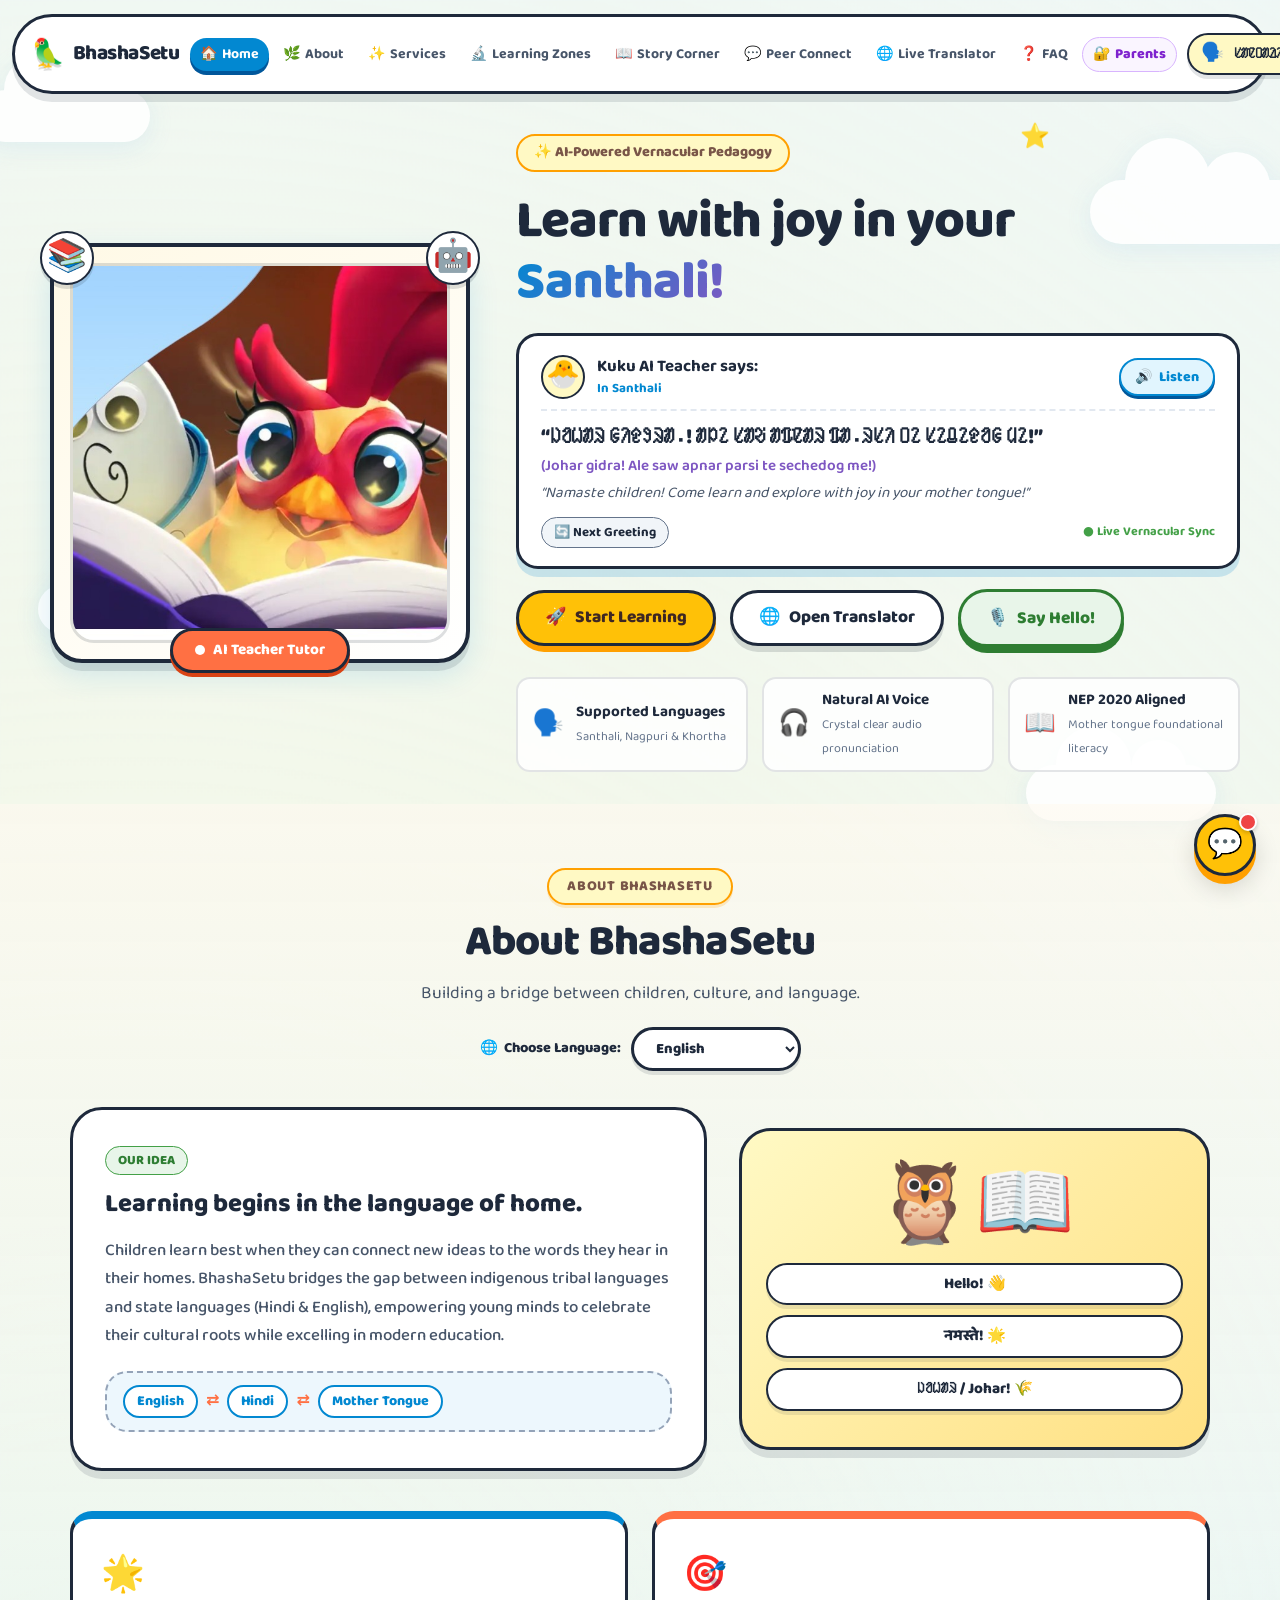
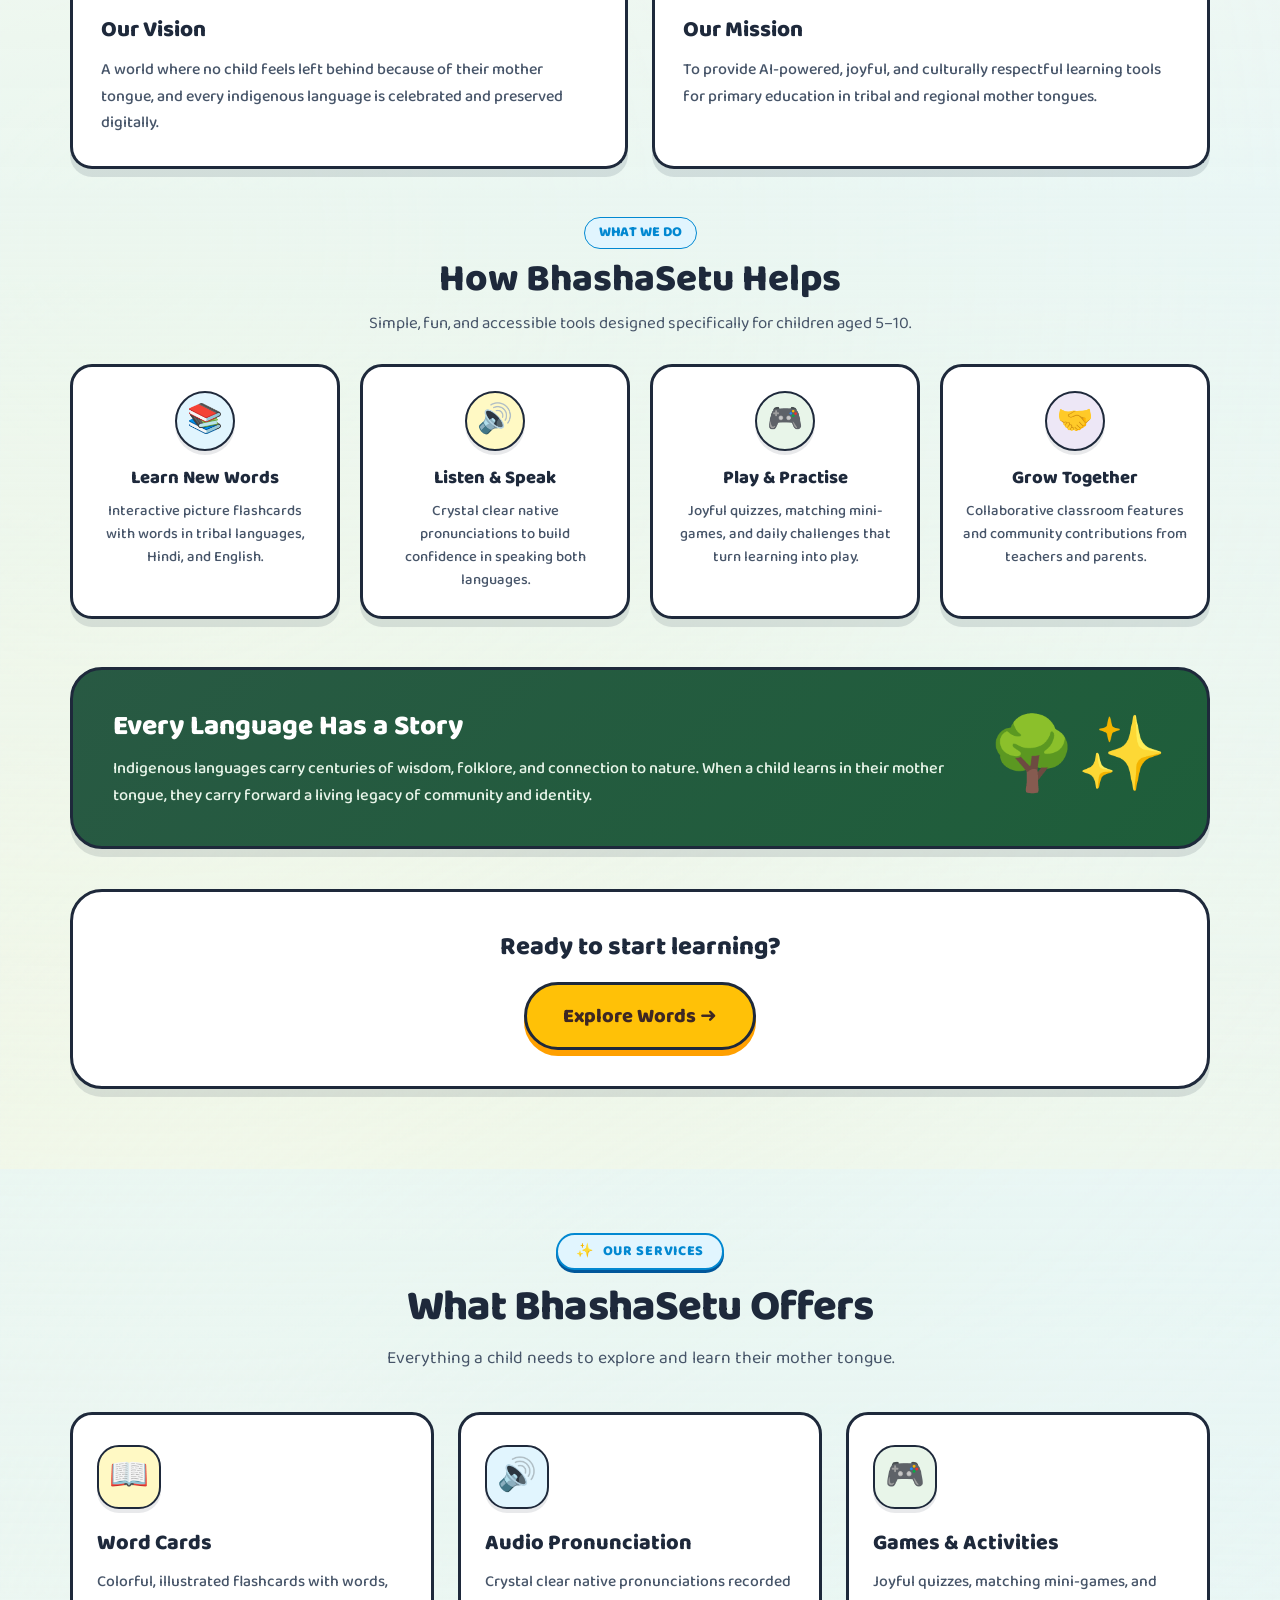
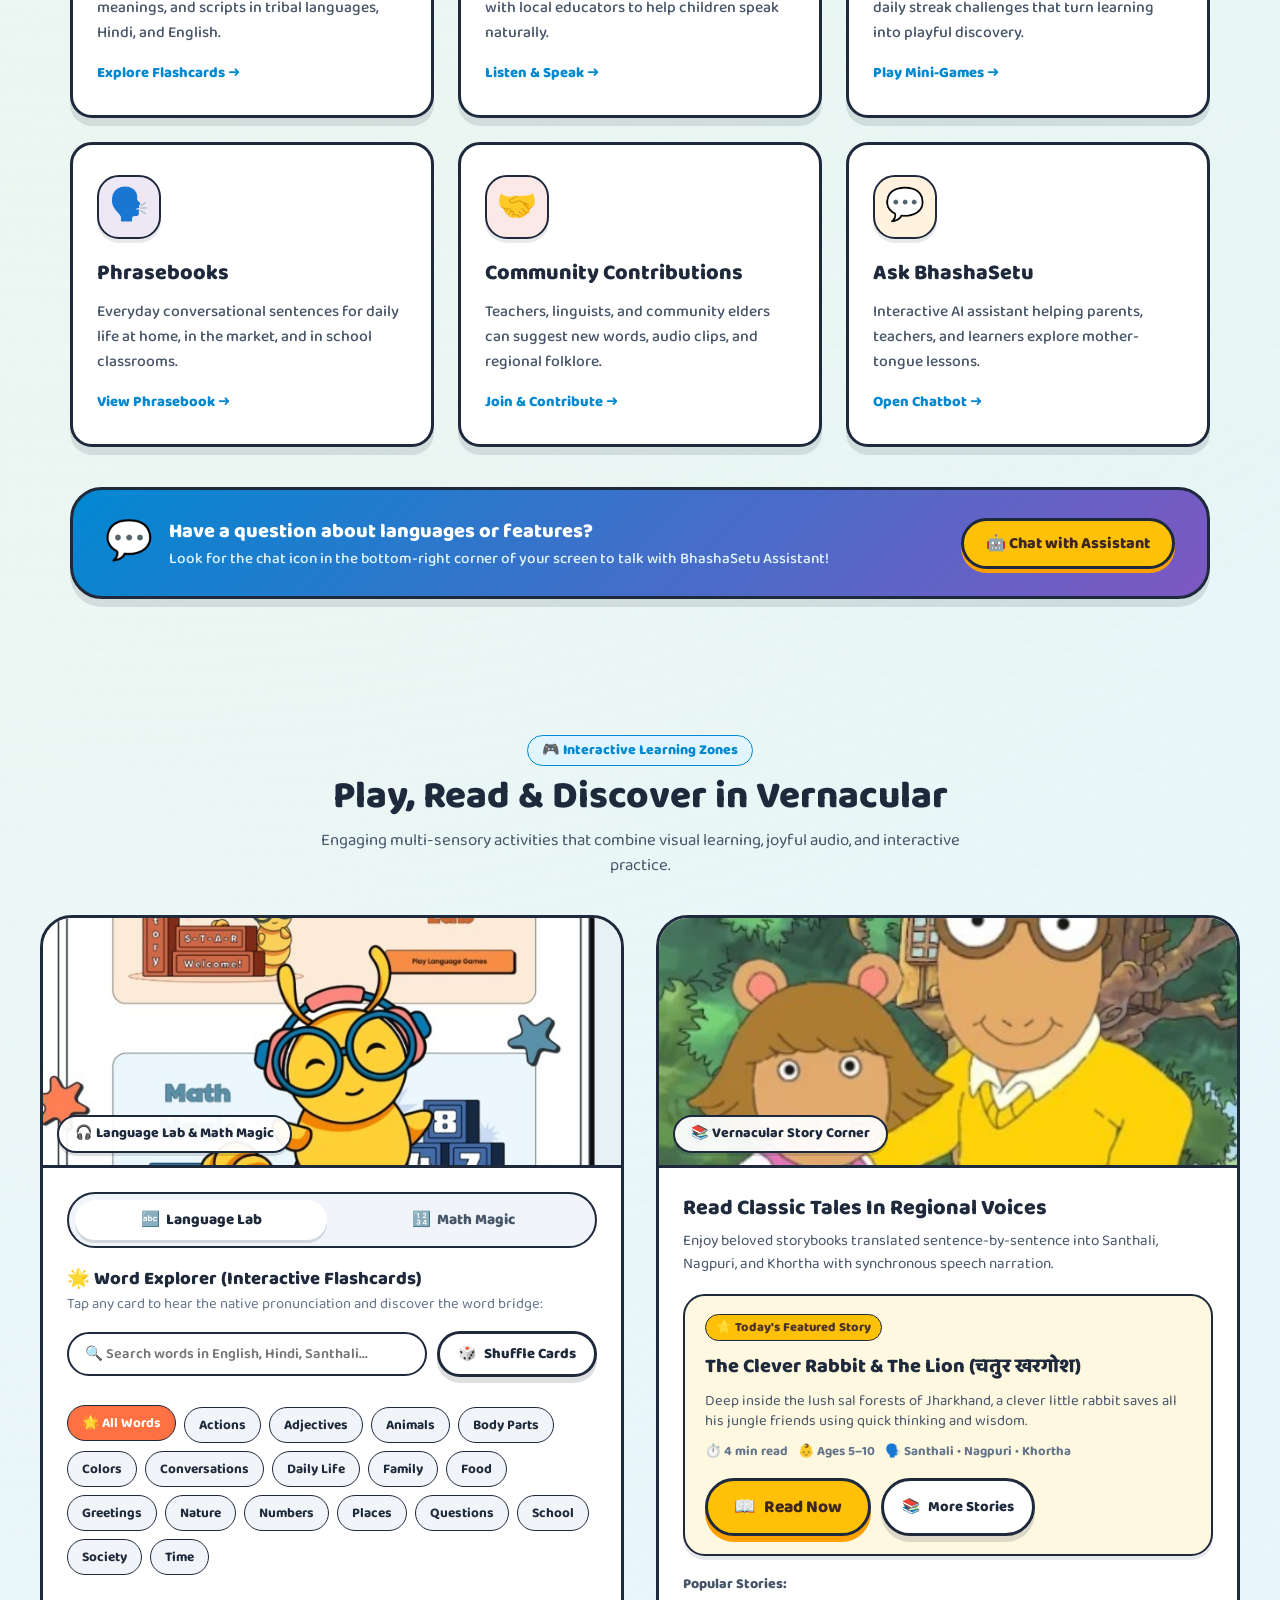
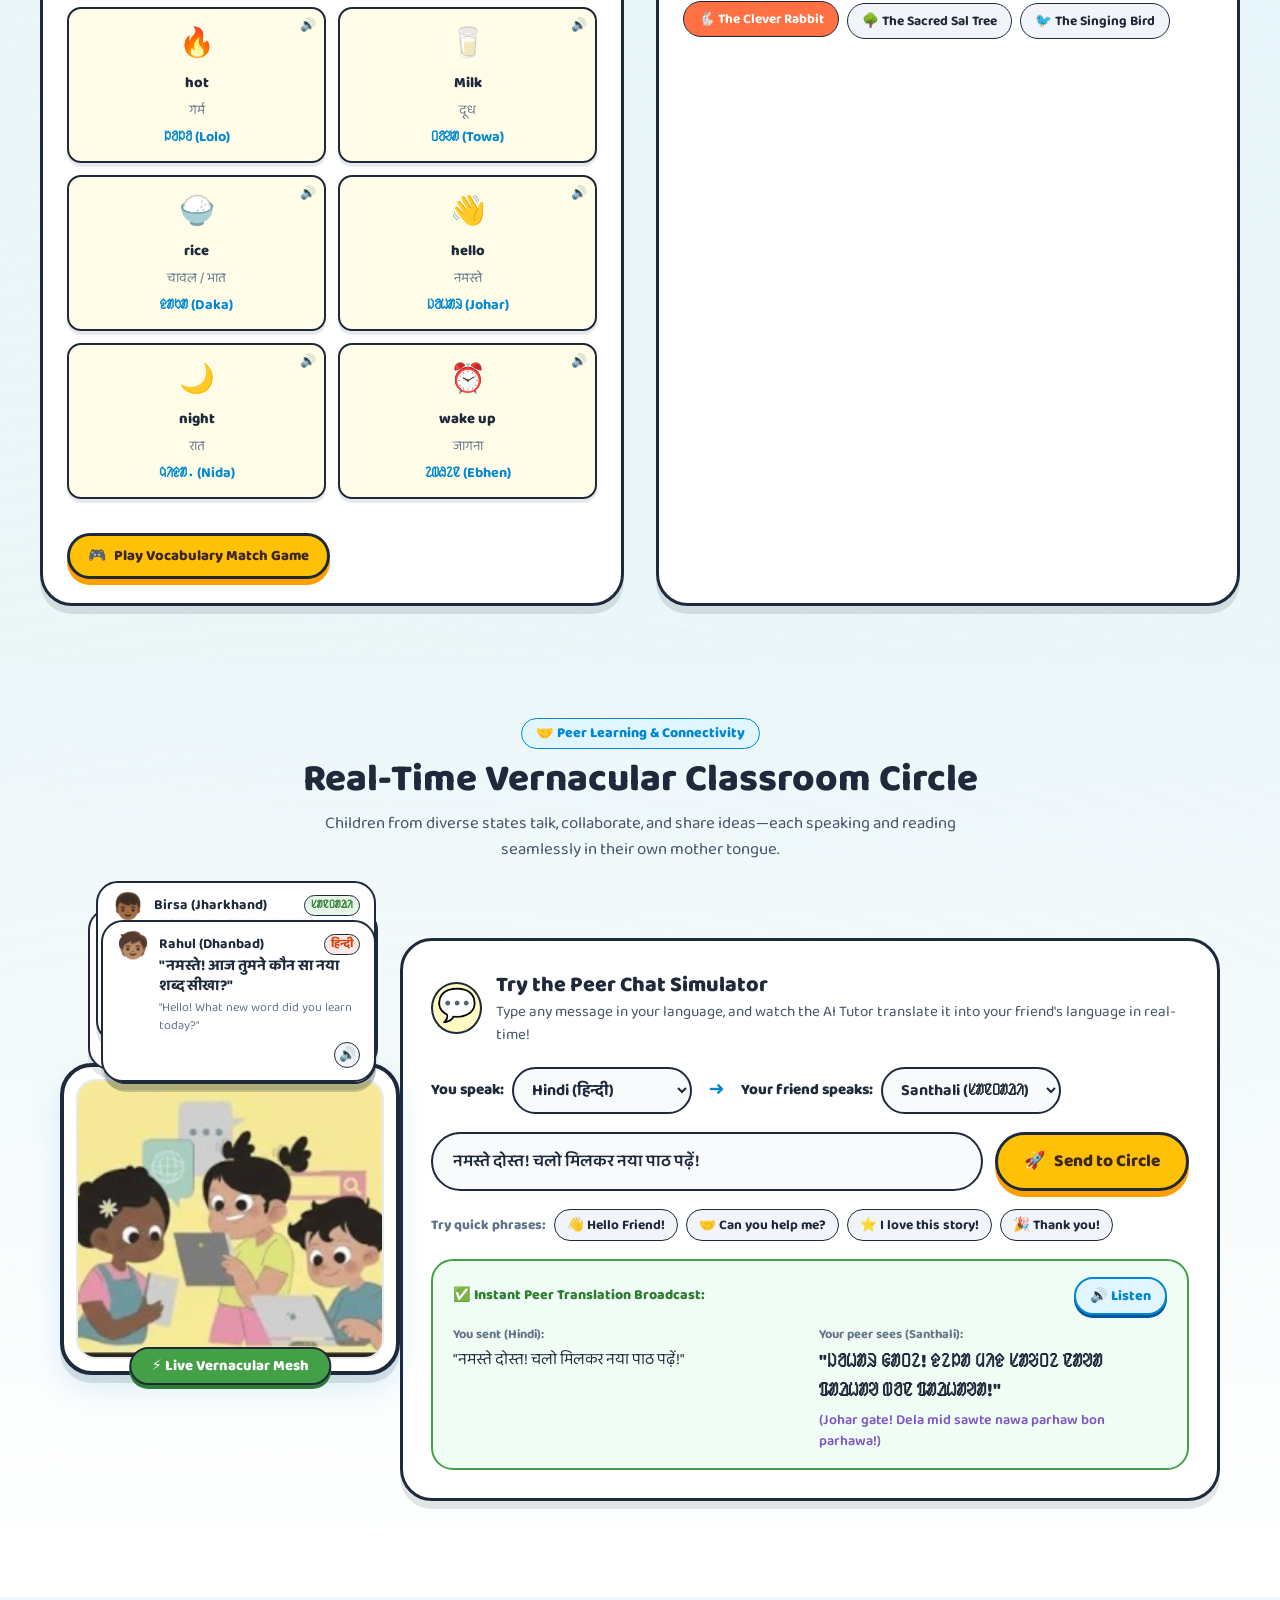
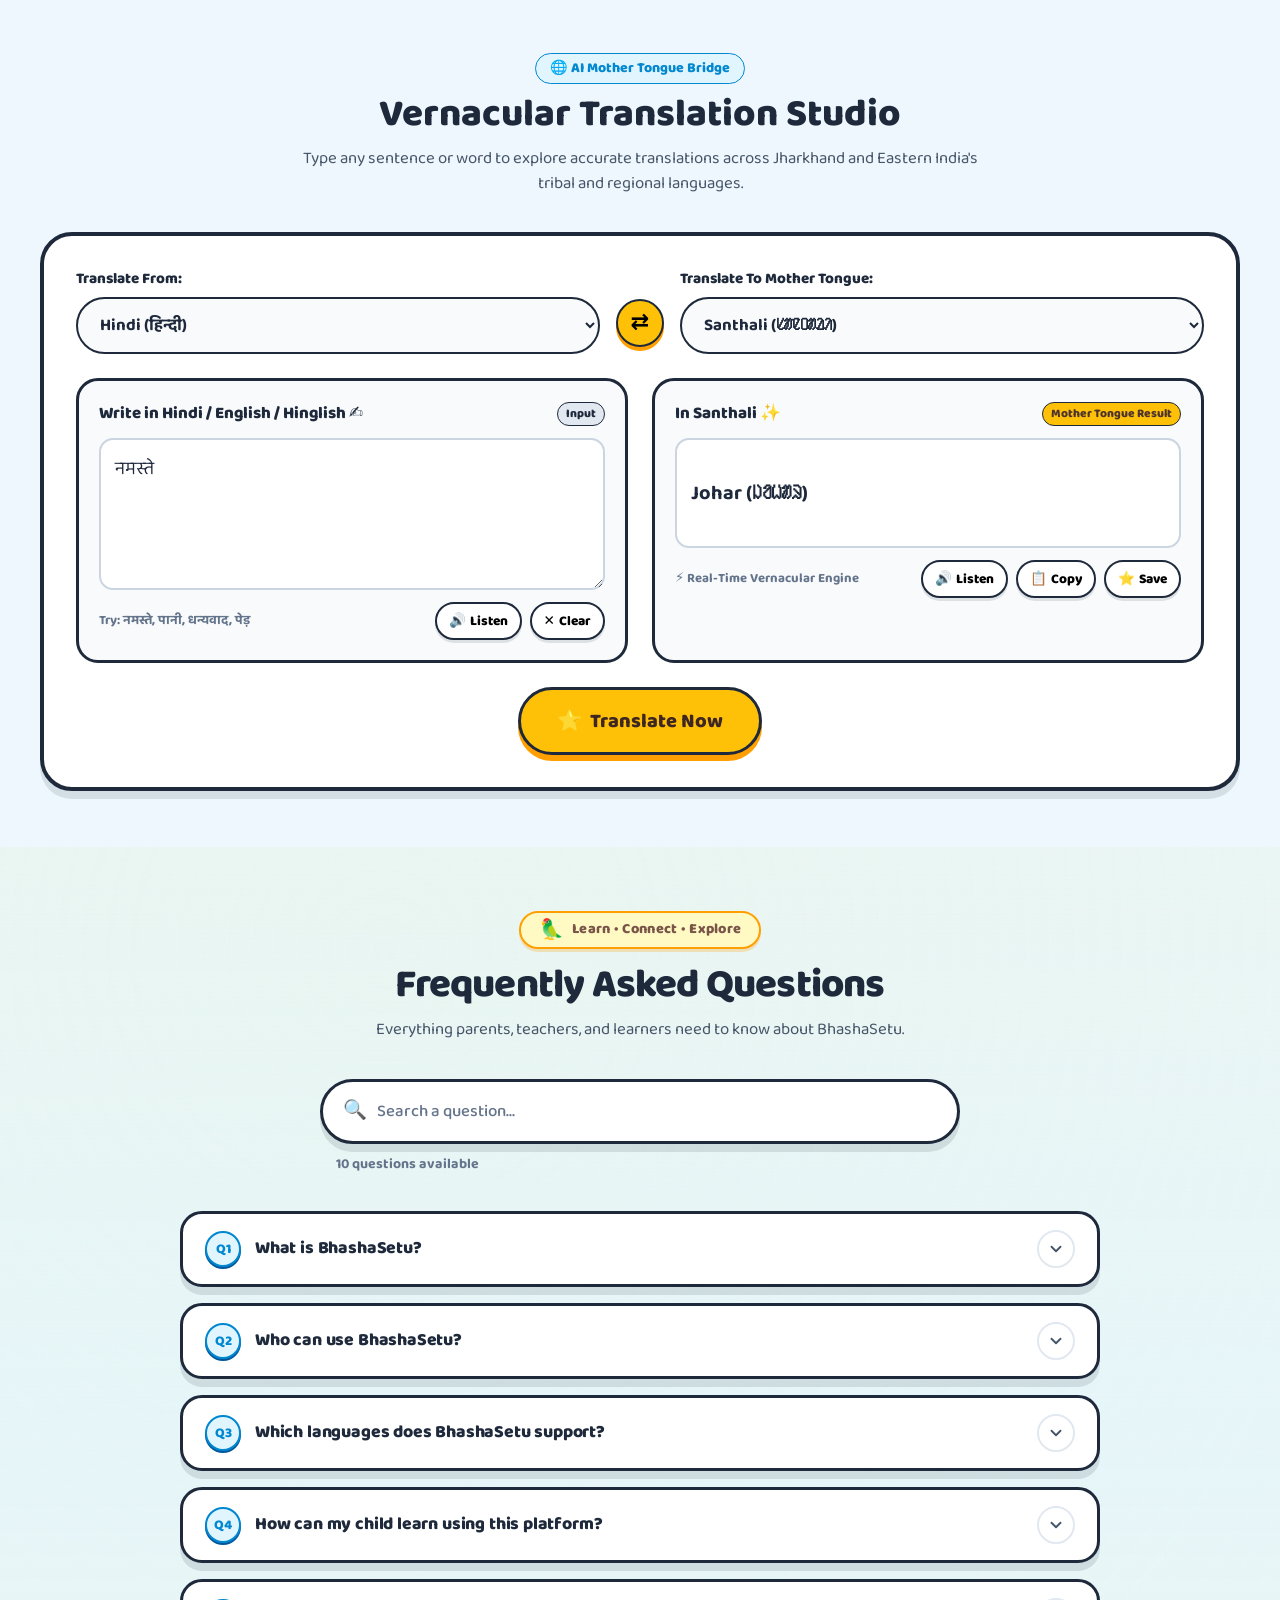
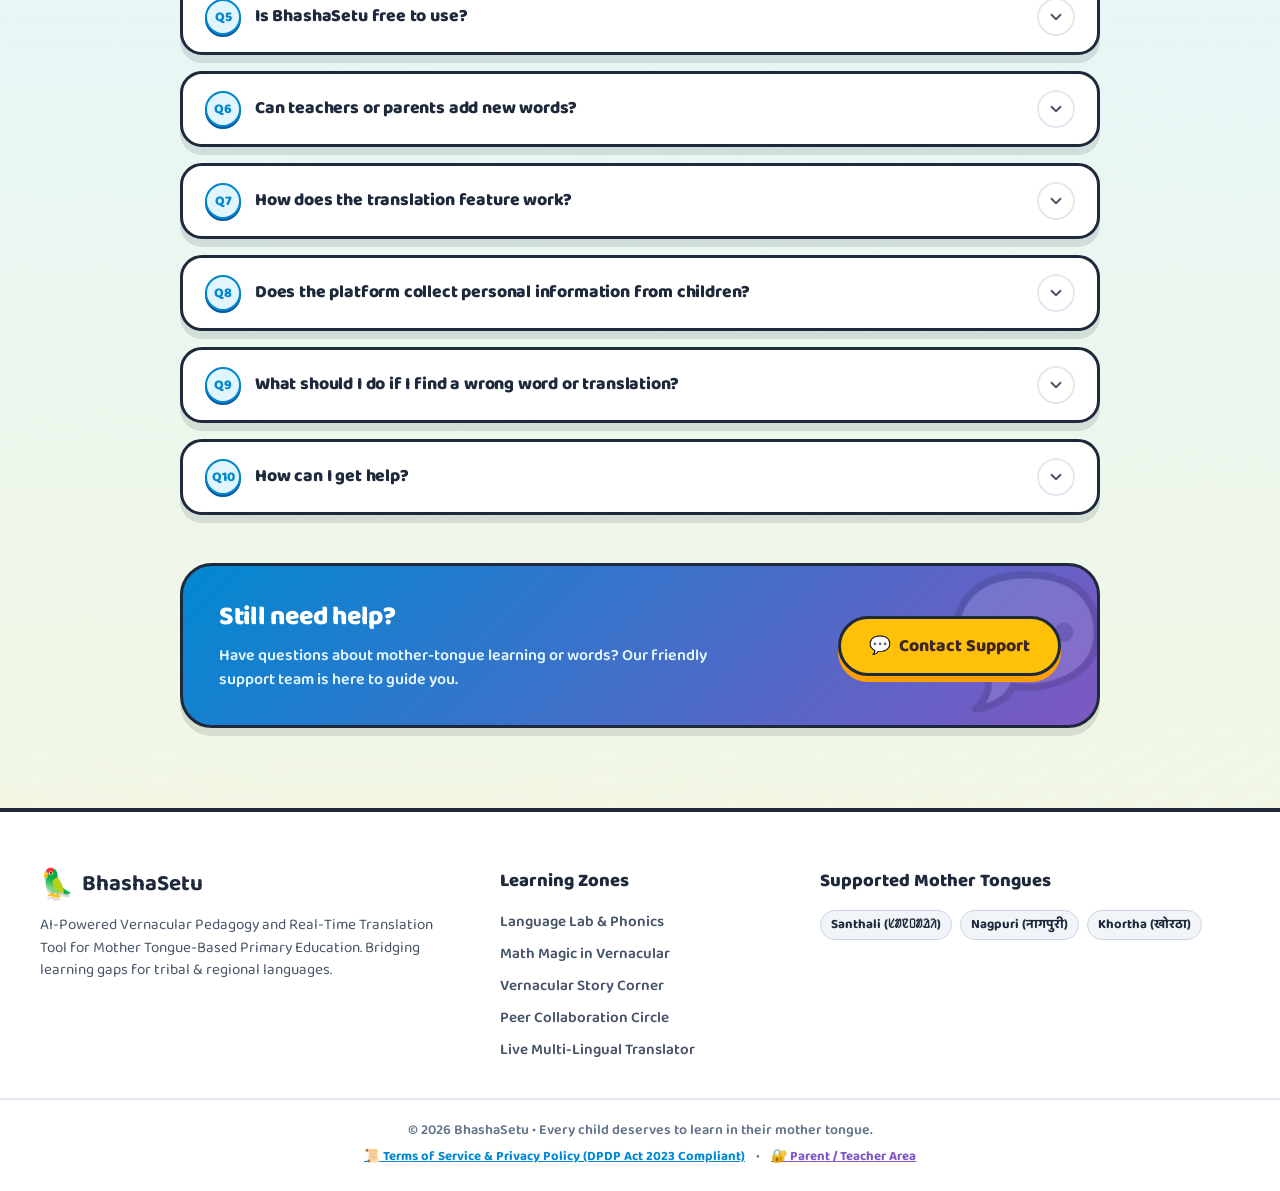
<file: index.html>
<!DOCTYPE html>
<html lang="en">
<head>
  <meta charset="UTF-8">
  <meta http-equiv="refresh" content="0; url=./frontend/index.html">
  <meta name="viewport" content="width=device-width, initial-scale=1.0">
  <title>BhashaSetu | Mother Tongue-Based Learning</title>
  <script>
    window.location.replace("./frontend/index.html" + window.location.search + window.location.hash);
  </script>
</head>
<body>
  <p>Loading BhashaSetu... If you are not redirected automatically, please click <a href="./frontend/index.html">here</a>.</p>
</body>
</html>
</file>
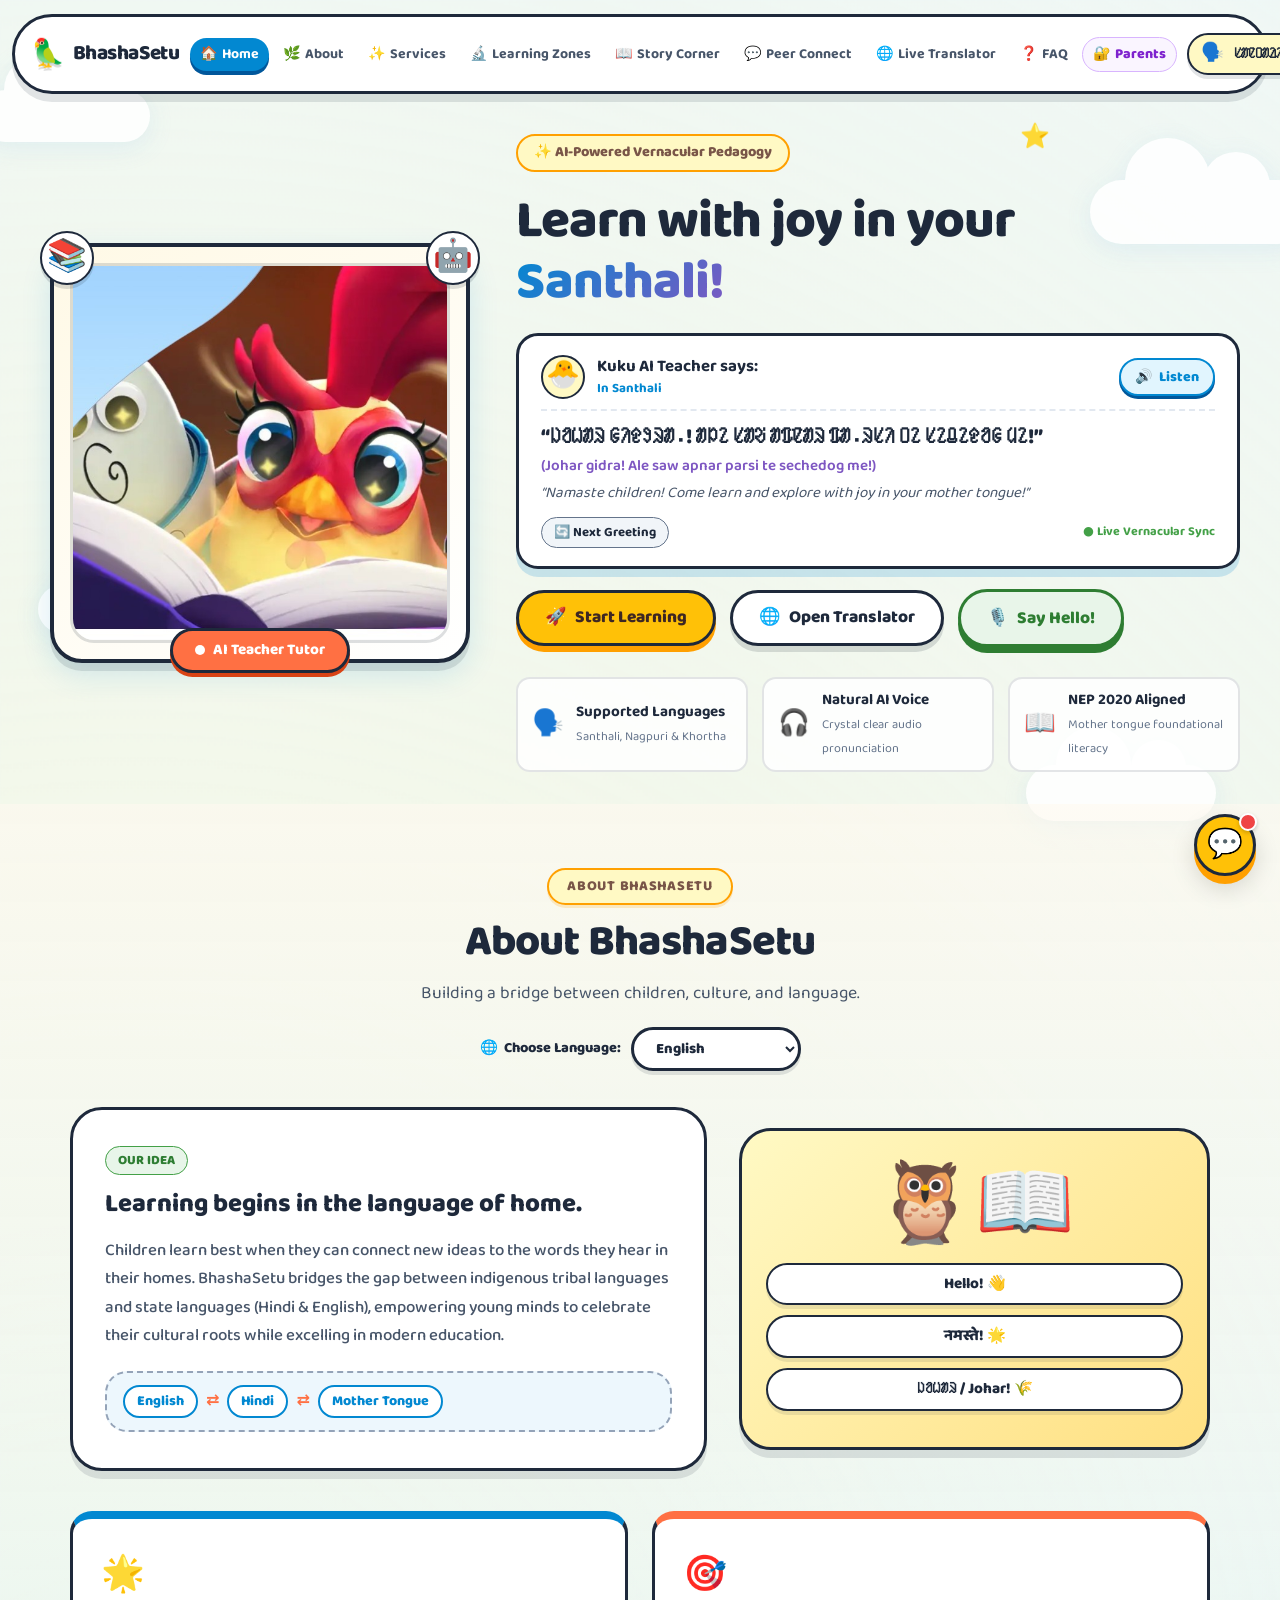
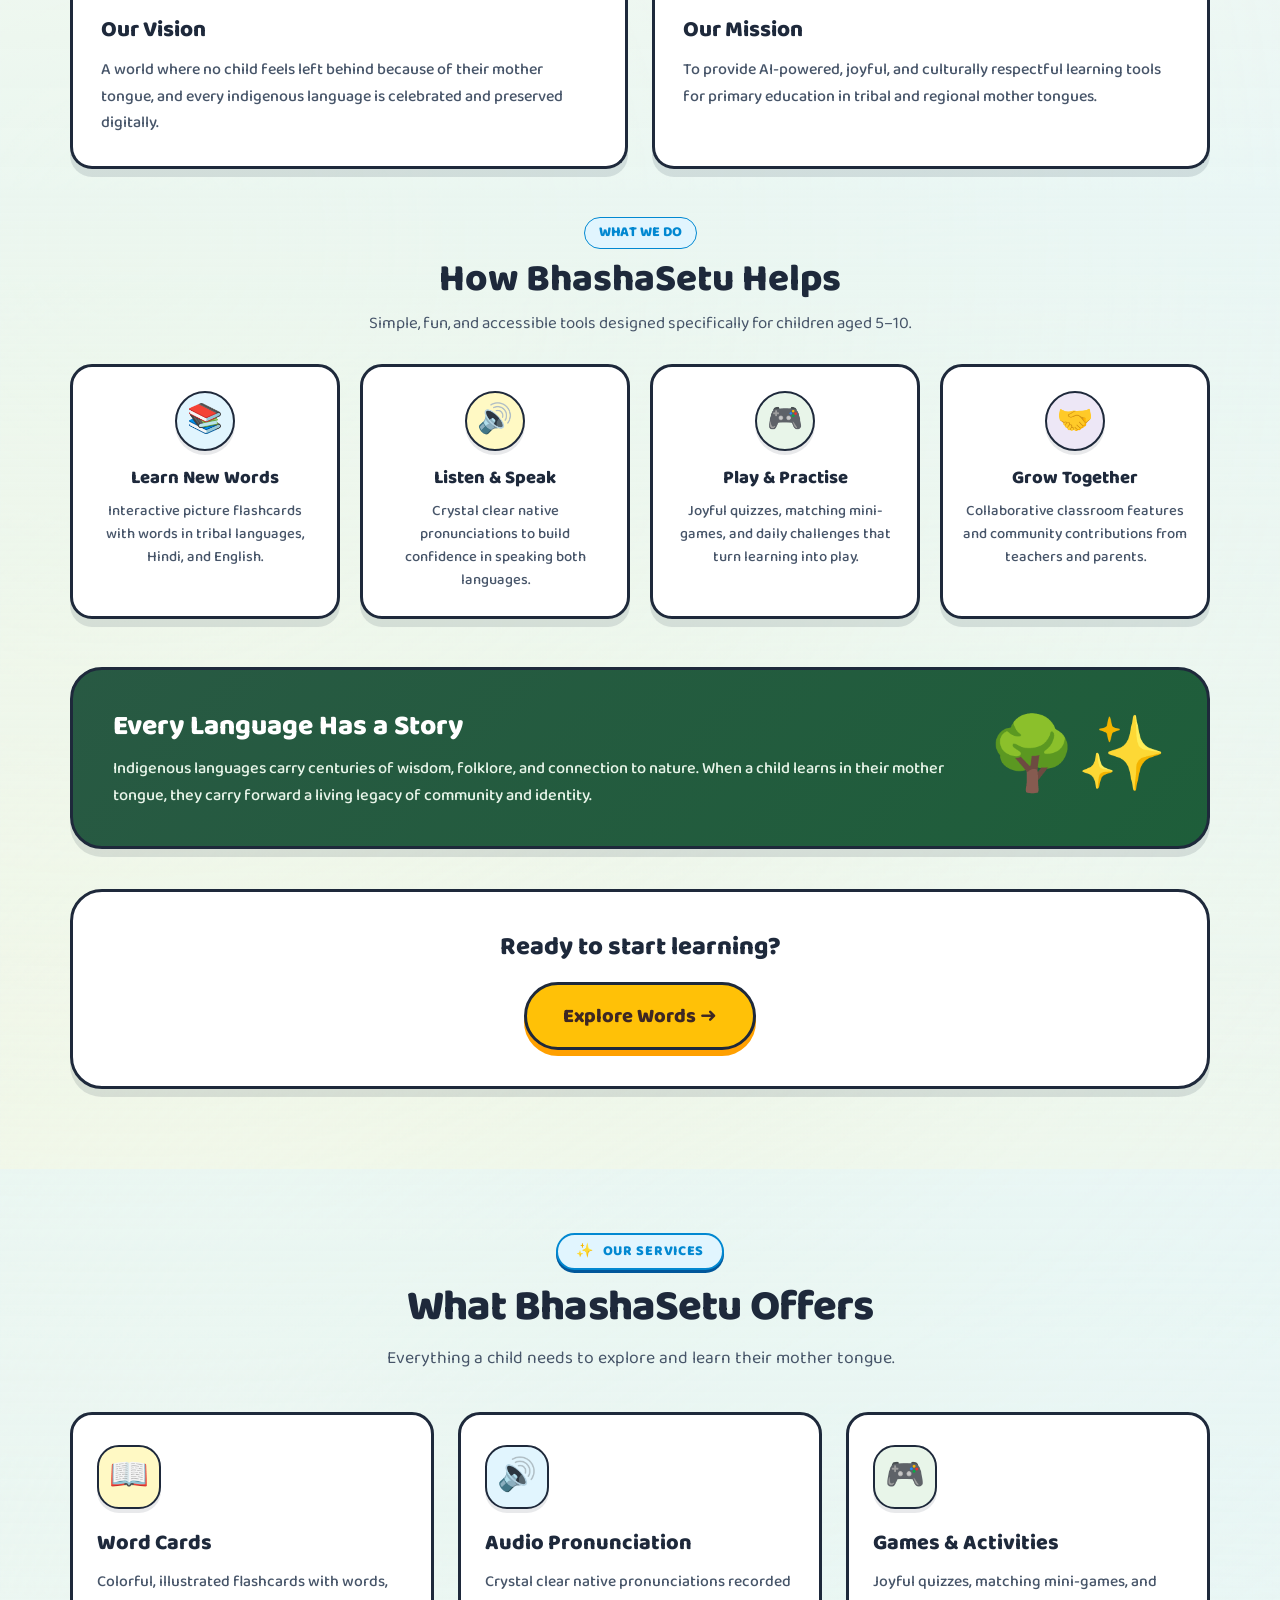
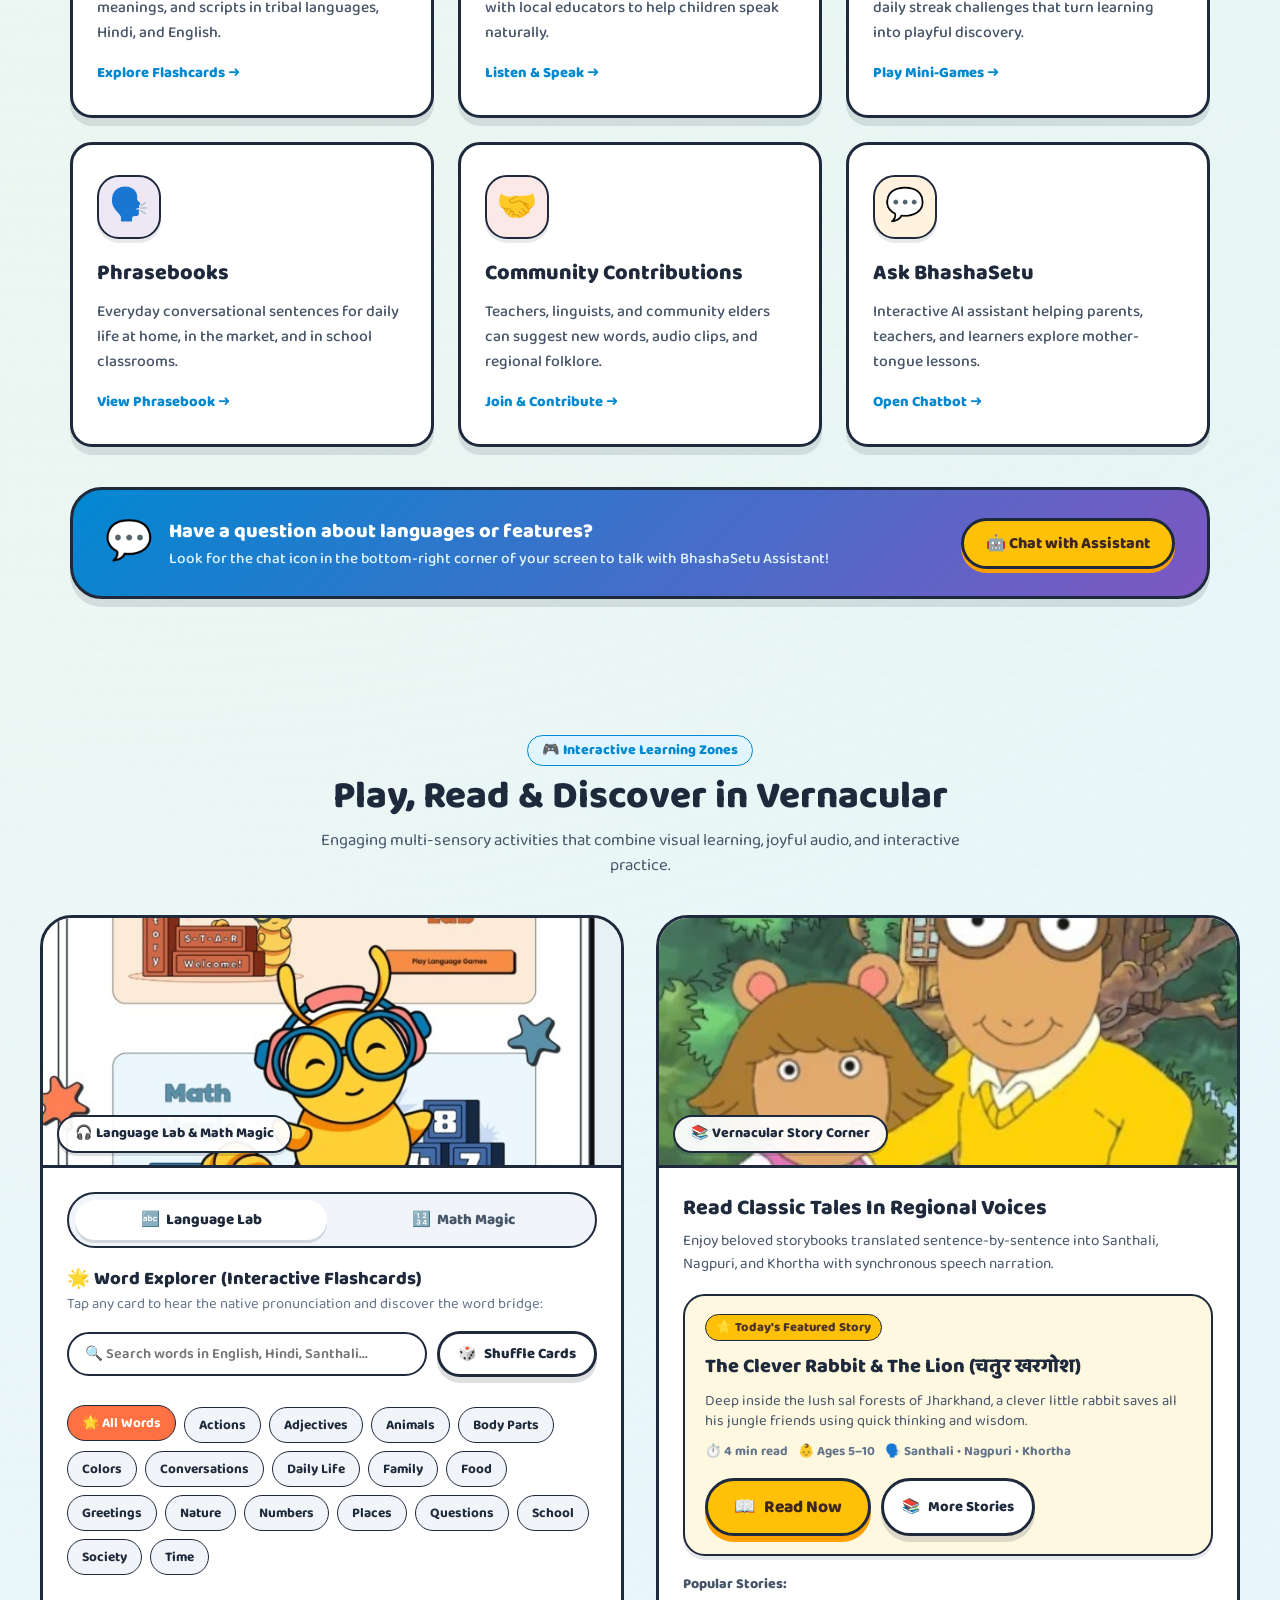
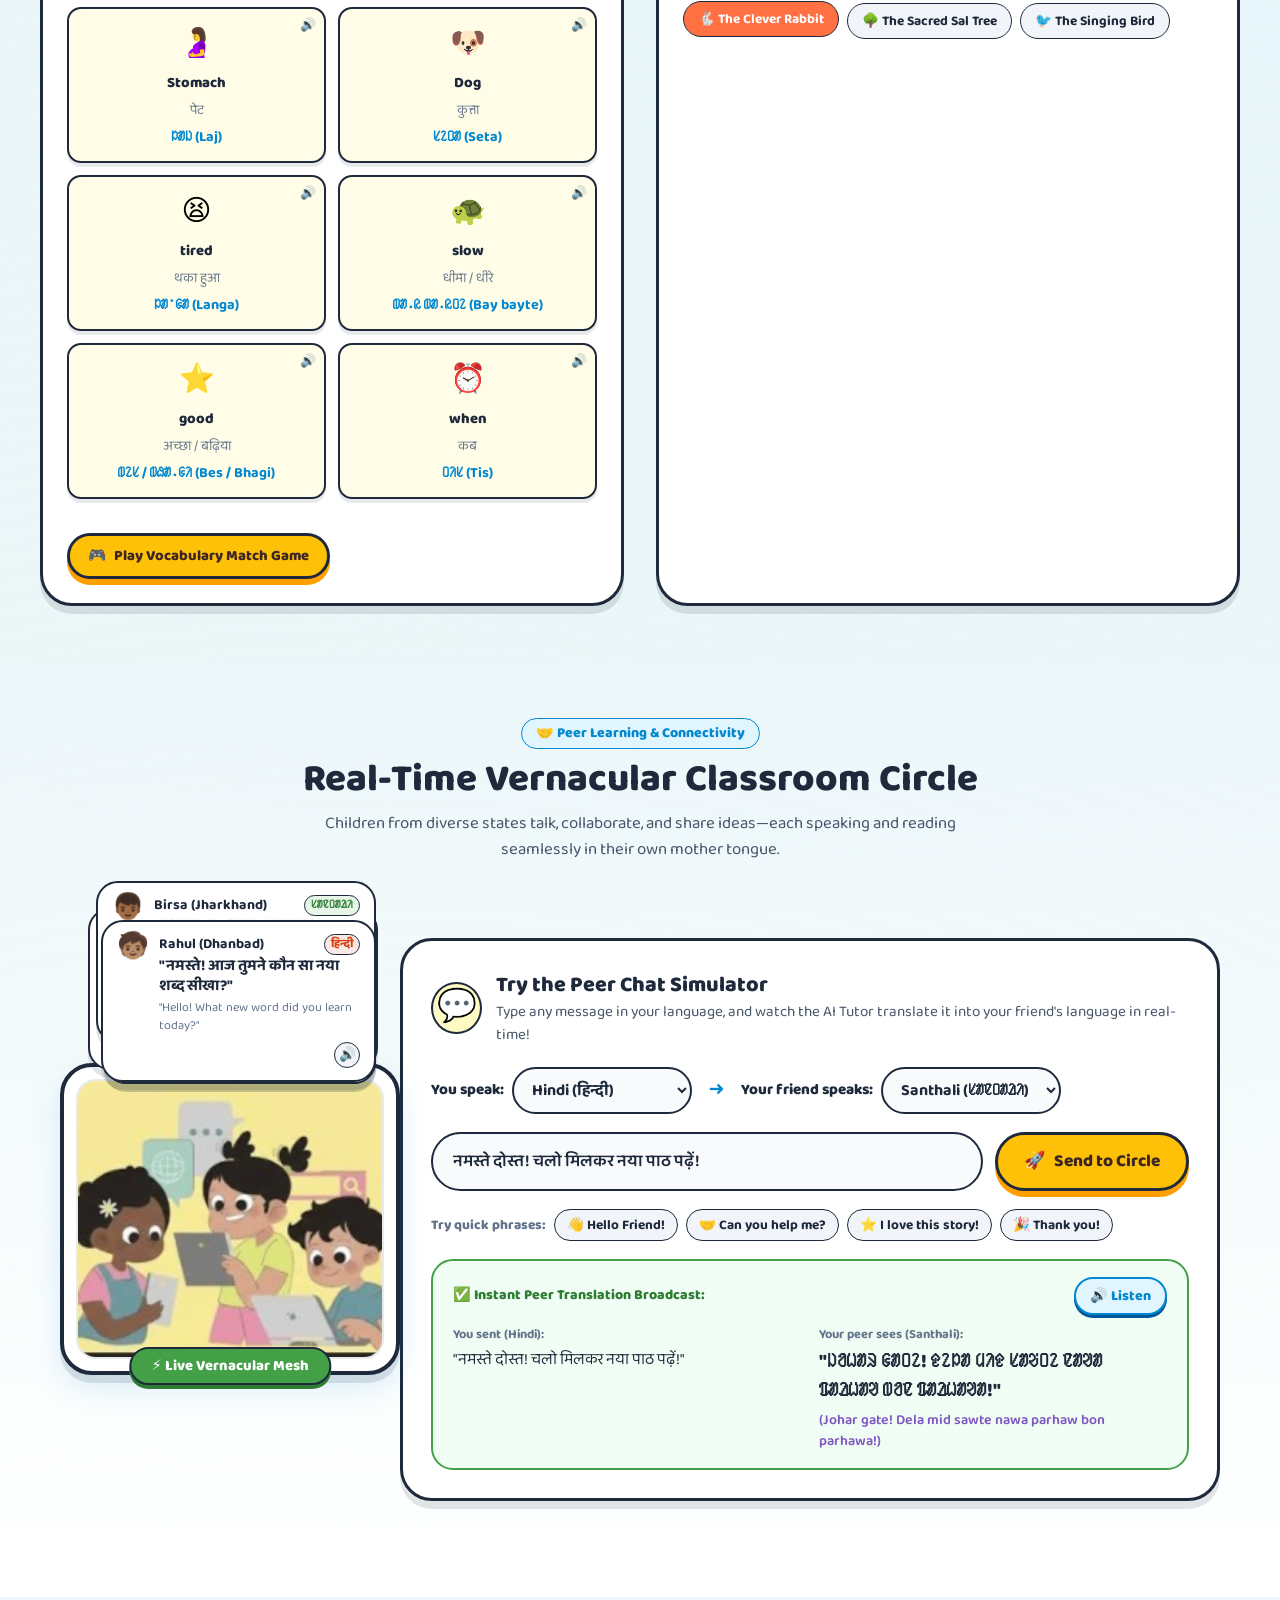
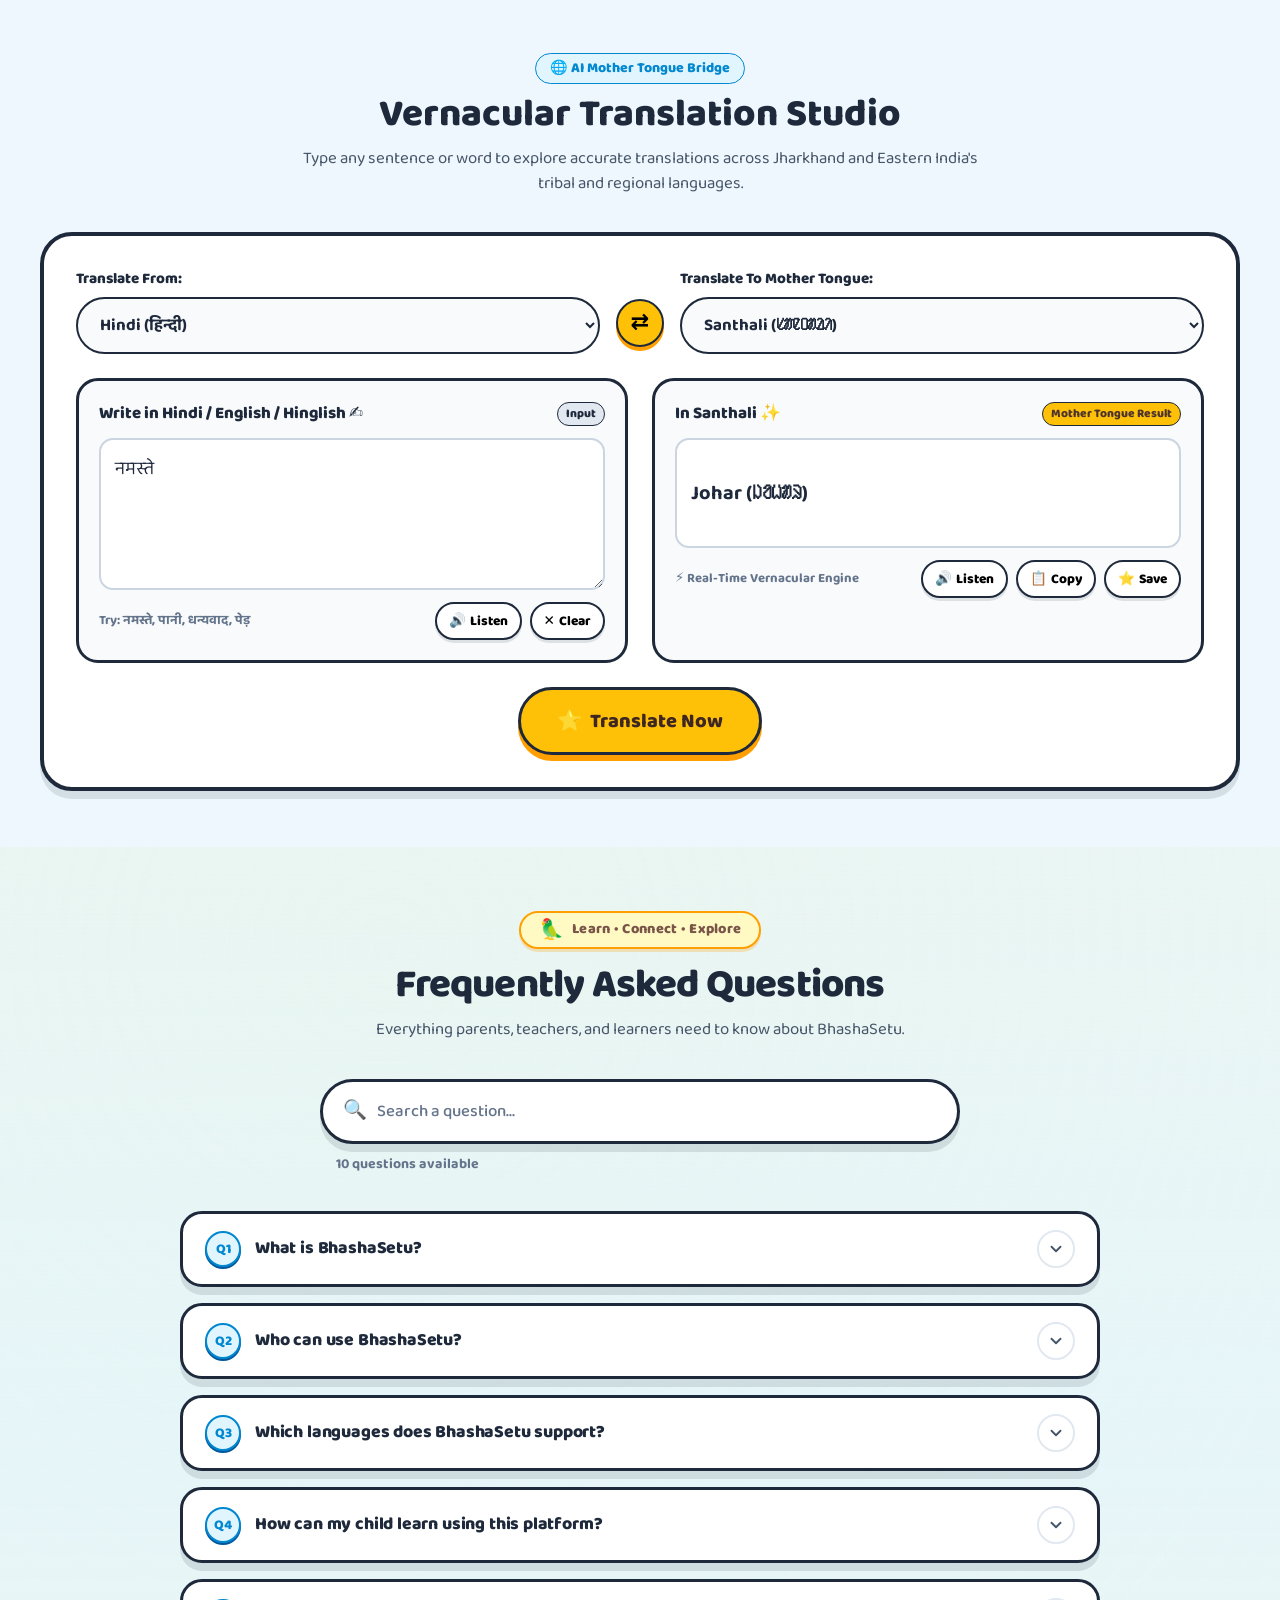
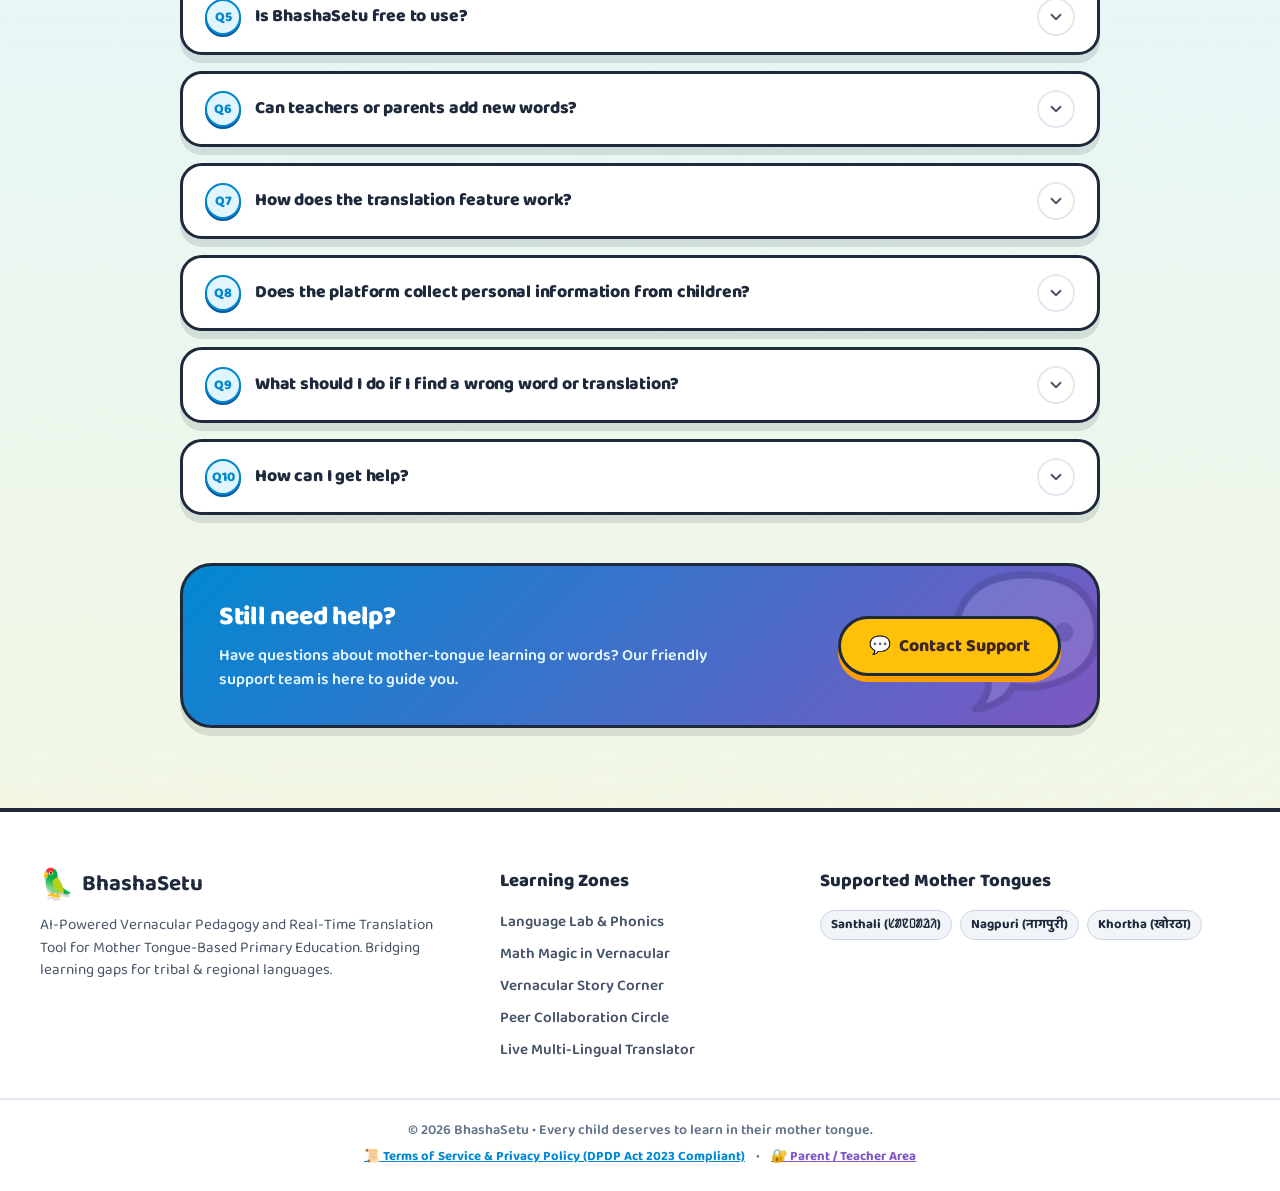
<file: frontend/index.html>
<!doctype html>
<html lang="en">
<head>
  <meta charset="UTF-8" />
  <meta name="viewport" content="width=device-width, initial-scale=1.0" />
  <meta name="description" content="BhashaSetu: AI-Powered Vernacular Pedagogy and Real-Time Translation Tool for Mother Tongue-Based Primary Education." />
  <title>BhashaSetu | Mother Tongue-Based Learning</title>
  
  <!-- Playful, Highly Legible Child-Friendly Fonts -->
  <link rel="preconnect" href="https://fonts.googleapis.com">
  <link rel="preconnect" href="https://fonts.gstatic.com" crossorigin>
  <link href="https://fonts.googleapis.com/css2?family=Baloo+2:wght@400;500;600;700;800&family=Fredoka:wght@400;500;600;700&family=Noto+Sans+Devanagari:wght@400;600;700&family=Noto+Sans+Ol+Chiki:wght@400;600;700&family=Noto+Sans+Tamil:wght@400;600;700&family=Noto+Sans+Bengali:wght@400;600;700&display=swap" rel="stylesheet">
  
  <link rel="stylesheet" href="css/style.css">
  <link rel="stylesheet" href="css/about-section.css">
  <link rel="stylesheet" href="css/services-section.css">
  <link rel="stylesheet" href="css/chatbot-widget.css">
  <link rel="stylesheet" href="css/faq-section.css">
  <link rel="stylesheet" href="css/parental-control.css">
</head>
<body>
  <!-- Playful Floating Sky Clouds -->
  <div class="sky-decorations" aria-hidden="true">
    <div class="cloud cloud-1"></div>
    <div class="cloud cloud-2"></div>
    <div class="cloud cloud-3"></div>
    <div class="cloud cloud-4"></div>
    <div class="sparkle star-1">⭐</div>
    <div class="sparkle star-2">✨</div>
    <div class="sparkle star-3">🌟</div>
  </div>

  <!-- 1. Header & Navigation -->
  <header class="topbar">
    <div class="topbar-inner">
      <a class="brand" href="#home" aria-label="BhashaSetu home">
        <span class="brand-icon" aria-hidden="true">🦜</span>
        <div class="brand-text">
          <span class="brand-title">BhashaSetu</span>
        </div>
      </a>

      <nav id="navigation" aria-label="Primary Navigation">
        <a class="nav-link active" href="#home"><span>🏠</span> Home</a>
        <a class="nav-link" href="#about"><span>🌿</span> About</a>
        <a class="nav-link" href="#services"><span>✨</span> Services</a>
        <a class="nav-link" href="#learning-modules"><span>🔬</span> Learning Zones</a>
        <a class="nav-link" href="#story-corner"><span>📖</span> Story Corner</a>
        <a class="nav-link" href="#collaboration"><span>💬</span> Peer Connect</a>
        <a class="nav-link" href="#translator"><span>🌐</span> Live Translator</a>
        <a class="nav-link" href="#faq"><span>❓</span> FAQ</a>
        <a class="nav-link nav-link-parent" href="javascript:void(0)" id="navParentAreaLink" onclick="window.ParentalControl && window.ParentalControl.openParentArea()" title="Parent / Teacher Area"><span>🔐</span> Parents</a>
      </nav>

      <div class="topbar-actions">
        <!-- Prominently displayed Language Selector Dropdown -->
        <div class="lang-selector-box" title="Select your Mother Tongue">
          <span class="lang-icon" aria-hidden="true">🗣️</span>
          <label for="globalLangSelect" class="sr-only">Choose Mother Tongue</label>
          <select id="globalLangSelect" class="global-lang-select">
            <option value="Santhali" selected>ᱥᱟᱱᱛᱟᱲᱤ (Santhali)</option>
            <option value="Nagpuri">नागपुरी (Nagpuri)</option>
            <option value="Khortha">खोरठा (Khortha)</option>
            <option value="Hindi">हिन्दी (Hindi)</option>
            <option value="English">English</option>
          </select>
        </div>

        <button class="sound-toggle" id="soundToggle" title="Toggle audio sound effects" aria-label="Toggle sound effects">
          <span class="sound-icon">🔊</span>
        </button>

        <!-- Student Login / Profile Badge -->
        <div id="userProfileNav" class="user-profile-nav">
          <a href="login.html" id="loginNavBtn" class="btn-login-nav" title="Student Login">
            <span class="login-icon">🔑</span>
            <span class="login-text">Kid Login</span>
          </a>
          <div id="userBadgeCard" class="user-badge-card" style="display: none;">
            <span class="user-avatar" id="userAvatarIcon">🧒</span>
            <span class="user-name" id="userNameLabel">Aarav</span>
            <button class="btn-user-switch" onclick="switchOrLogoutUser()" title="Switch or Logout Student">🔄</button>
          </div>
        </div>

        <!-- Parent / Teacher Area Button -->
        <button id="openParentAreaBtn" class="btn-parent-nav" title="Parent / Teacher Area: Manage learning goals and safety settings." aria-label="Open Parent and Teacher Area">
          <span class="parent-nav-icon">🔐</span>
          <span class="parent-nav-text">Parent / Teacher</span>
        </button>

        <button class="mobile-menu" id="mobileMenu" aria-label="Open navigation menu">☰</button>
      </div>
    </div>
  </header>

  <main>
    <!-- 2. Hero Section (The AI Tutor Mascot) -->
    <section class="hero-section" id="home">
      <div class="hero-container">
        <!-- AI Mascot Visual -->
        <div class="hero-mascot-wrapper">
          <div class="mascot-frame">
            <div class="mascot-halo"></div>
            <!-- Uploaded Image: Hen with robotic earpiece reading a book -->
            <img 
              src="assets/hen_ai_tutor.jpg" 
              alt="AI Teacher Hen Mascot with robotic earpiece reading an educational storybook" 
              class="mascot-img"
              id="mascotImg"
              loading="eager"
            />
            <div class="mascot-badge">
              <span class="badge-dot"></span> AI Teacher Tutor
            </div>
            <div class="floating-sticker sticker-book">📚</div>
            <div class="floating-sticker sticker-robot">🤖</div>
          </div>
        </div>

        <!-- Dynamic Greeting & Call-To-Action -->
        <div class="hero-content">
          <div class="hero-tag">
            <span>✨ AI-Powered Vernacular Pedagogy</span>
          </div>
          
          <h1 class="hero-heading">
            Learn with joy in your <br>
            <span class="gradient-text" id="heroMotherTongueText">Mother Tongue!</span>
          </h1>

          <!-- Real-Time Dynamic Greeting Speech Bubble -->
          <div class="greeting-bubble-card" id="greetingBubble">
            <div class="bubble-speaker-header">
              <div class="speaker-avatar">🐣</div>
              <div class="speaker-info">
                <strong>Kuku AI Teacher says:</strong>
                <span class="greeting-lang-tag" id="greetingLangTag">In Santhali</span>
              </div>
              <button class="btn-bubble-audio" id="listenGreetingBtn" title="Listen to greeting" aria-label="Listen to greeting">
                <span>🔊</span> Listen
              </button>
            </div>
            <div class="bubble-text-box">
              <p class="greeting-vernacular" id="greetingVernacular">"ᱡᱚᱦᱟᱨ ᱜᱤᱫᱽᱨᱟᱹ! ᱟᱞᱮ ᱥᱟᱶ ᱟᱯᱱᱟᱨ ᱯᱟᱹᱨᱥᱤ ᱛᱮ ᱥᱮᱪᱮᱫᱚᱜ ᱢᱮ!"</p>
              <p class="greeting-pronunciation" id="greetingPronunciation">(Johar gidra! Ale saw apnar parsi te sechedog me!)</p>
              <p class="greeting-translation" id="greetingTranslation">"Namaste children! Come learn and explore with joy in your mother tongue!"</p>
            </div>
            <div class="bubble-footer">
              <button class="btn-chip" id="cycleGreetingBtn">🔄 Next Greeting</button>
              <span class="live-dot-pulse">● Live Vernacular Sync</span>
            </div>
          </div>

          <div class="hero-cta-group">
            <a href="#learning-modules" class="btn btn-primary btn-bounce" id="startLearningBtn">
              <span>🚀</span> Start Learning
            </a>
            <a href="#translator" class="btn btn-secondary">
              <span>🌐</span> Open Translator
            </a>
            <button class="btn btn-accent" id="sayHelloBtn">
              <span>🎙️</span> Say Hello!
            </button>
          </div>

          <div class="hero-highlights">
            <div class="highlight-item">
              <span class="highlight-icon">🗣️</span>
              <div>
                <strong>Supported Languages</strong>
                <small>Santhali, Nagpuri & Khortha</small>
              </div>
            </div>
            <div class="highlight-item">
              <span class="highlight-icon">🎧</span>
              <div>
                <strong>Natural AI Voice</strong>
                <small>Crystal clear audio pronunciation</small>
              </div>
            </div>
            <div class="highlight-item">
              <span class="highlight-icon">📖</span>
              <div>
                <strong>NEP 2020 Aligned</strong>
                <small>Mother tongue foundational literacy</small>
              </div>
            </div>
          </div>
        </div>
      </div>
    </section>

    <!-- ======================================================================
        2. ABOUT BHASHASETU SECTION
    ====================================================================== -->
    <section class="section about-section" id="about" aria-labelledby="aboutTitleText">
      <div class="about-container">
        <!-- Header & Language Switcher -->
        <header class="about-header">
          <div class="about-eyebrow" id="aboutEyebrowText" aria-hidden="true">
            <span>🌿</span> ABOUT BHASHASETU
          </div>
          <h2 class="about-title" id="aboutTitleText">About BhashaSetu</h2>
          <p class="about-subtitle" id="aboutSubtitleText">
            Building a bridge between children, culture, and language.
          </p>

          <!-- Component-Scoped Multi-Language Selector -->
          <div class="about-lang-bar">
            <label for="aboutLangSelect" class="about-lang-label">
              <span>🌐</span> Choose Language:
            </label>
            <select id="aboutLangSelect" class="about-lang-select" aria-label="Select About Section Language">
              <option value="en" selected>English</option>
              <option value="hi">हिन्दी (Hindi)</option>
              <option value="sat">ᱥᱟᱱᱛᱟᱲᱤ (Santali)</option>
              <option value="nag">Nagpuri (नागपुरी)</option>
              <option value="kho">Khortha (खोरठा)</option>
            </select>
          </div>
          <div id="aboutComingSoonWrapper"></div>
        </header>

        <!-- Intro / Concept (2-Col) -->
        <div class="about-concept-grid">
          <div class="about-concept-card">
            <span class="about-card-badge" id="aboutConceptBadge">OUR IDEA</span>
            <h3 class="about-concept-heading" id="aboutConceptHeading">Learning begins in the language of home.</h3>
            <p class="about-concept-text" id="aboutConceptText">
              Children learn best when they can connect new ideas to the words they hear in their homes. BhashaSetu bridges the gap between indigenous tribal languages and state languages (Hindi & English), empowering young minds to celebrate their cultural roots while excelling in modern education.
            </p>
            <div class="about-bridge-motif" aria-label="Language Bridge Motif">
              <span class="about-motif-pill" id="aboutMotif1">English</span>
              <span class="about-motif-arrow" aria-hidden="true">⇄</span>
              <span class="about-motif-pill" id="aboutMotif2">Hindi</span>
              <span class="about-motif-arrow" aria-hidden="true">⇄</span>
              <span class="about-motif-pill" id="aboutMotif3">Mother Tongue</span>
            </div>
          </div>

          <div class="about-concept-visual" aria-hidden="true">
            <div class="about-mascot-avatar">🦉📖</div>
            <div class="about-speech-bubbles">
              <div class="about-bubble" id="aboutBubble1">Hello! 👋</div>
              <div class="about-bubble" id="aboutBubble2">नमस्ते! 🌟</div>
              <div class="about-bubble" id="aboutBubble3">ᱡᱚᱦᱟᱨ / Johar! 🌾</div>
            </div>
          </div>
        </div>

        <!-- Vision & Mission Cards (2-Col) -->
        <div class="about-vm-grid">
          <div class="about-vm-card card-vision">
            <div class="about-vm-icon" aria-hidden="true">🌟</div>
            <h3 class="about-vm-title" id="aboutVisionTitle">Our Vision</h3>
            <p class="about-vm-desc" id="aboutVisionDesc">
              A world where no child feels left behind because of their mother tongue, and every indigenous language is celebrated and preserved digitally.
            </p>
          </div>
          <div class="about-vm-card card-mission">
            <div class="about-vm-icon" aria-hidden="true">🎯</div>
            <h3 class="about-vm-title" id="aboutMissionTitle">Our Mission</h3>
            <p class="about-vm-desc" id="aboutMissionDesc">
              To provide AI-powered, joyful, and culturally respectful learning tools for primary education in tribal and regional mother tongues.
            </p>
          </div>
        </div>

        <!-- What We Do - 4 Feature Cards -->
        <div class="about-features-section">
          <div class="about-features-header">
            <span class="section-badge" id="aboutWhatBadge">WHAT WE DO</span>
            <h3 class="section-title" id="aboutWhatHeading">How BhashaSetu Helps</h3>
            <p class="section-subtitle" id="aboutWhatSubtitle">Simple, fun, and accessible tools designed specifically for children aged 5–10.</p>
          </div>

          <div class="about-features-grid">
            <div class="about-feature-card">
              <div class="about-feature-icon-box" aria-hidden="true">📚</div>
              <h4 class="about-feature-title" id="aboutFeat1Title">Learn New Words</h4>
              <p class="about-feature-desc" id="aboutFeat1Desc">Interactive picture flashcards with words in tribal languages, Hindi, and English.</p>
            </div>
            <div class="about-feature-card">
              <div class="about-feature-icon-box" aria-hidden="true">🔊</div>
              <h4 class="about-feature-title" id="aboutFeat2Title">Listen & Speak</h4>
              <p class="about-feature-desc" id="aboutFeat2Desc">Crystal clear native pronunciations to build confidence in speaking both languages.</p>
            </div>
            <div class="about-feature-card">
              <div class="about-feature-icon-box" aria-hidden="true">🎮</div>
              <h4 class="about-feature-title" id="aboutFeat3Title">Play & Practise</h4>
              <p class="about-feature-desc" id="aboutFeat3Desc">Joyful quizzes, matching mini-games, and daily challenges that turn learning into play.</p>
            </div>
            <div class="about-feature-card">
              <div class="about-feature-icon-box" aria-hidden="true">🤝</div>
              <h4 class="about-feature-title" id="aboutFeat4Title">Grow Together</h4>
              <p class="about-feature-desc" id="aboutFeat4Desc">Collaborative classroom features and community contributions from teachers and parents.</p>
            </div>
          </div>
        </div>

        <!-- Cultural Closing Banner -->
        <div class="about-cultural-banner">
          <div class="about-cultural-content">
            <h3 class="about-cultural-heading" id="aboutCultureHeading">Every Language Has a Story</h3>
            <p class="about-cultural-text" id="aboutCultureText">
              Indigenous languages carry centuries of wisdom, folklore, and connection to nature. When a child learns in their mother tongue, they carry forward a living legacy of community and identity.
            </p>
          </div>
          <div class="about-cultural-icon" aria-hidden="true">🌳✨</div>
        </div>

        <!-- CTA Explore Words -->
        <div class="about-cta-card">
          <h3 class="about-cta-title" id="aboutCtaTitle">Ready to start learning?</h3>
          <button type="button" class="btn btn-primary btn-large btn-bounce" id="aboutCtaBtn">
            <span id="aboutCtaBtnText">Explore Words ➜</span>
          </button>
        </div>
      </div>
    </section>

    <!-- ======================================================================
        3. SERVICES SECTION
    ====================================================================== -->
    <section class="section services-section" id="services" aria-labelledby="servicesTitleText">
      <div class="services-container">
        <header class="services-header">
          <div class="services-eyebrow" aria-hidden="true">
            <span>✨</span> OUR SERVICES
          </div>
          <h2 class="services-title" id="servicesTitleText">What BhashaSetu Offers</h2>
          <p class="services-subtitle">Everything a child needs to explore and learn their mother tongue.</p>
        </header>

        <!-- 6-Service Cards Grid (Populated dynamically by services-section.js) -->
        <div class="services-grid" id="servicesGrid">
          <!-- Populated by services-section.js -->
        </div>

        <!-- Floating Assistant Banner Note -->
        <div class="services-chat-banner" id="chat-assistant-section">
          <div class="services-chat-banner-text">
            <span class="services-chat-banner-icon" aria-hidden="true">💬</span>
            <div>
              <h3 class="services-chat-banner-title">Have a question about languages or features?</h3>
              <p class="services-chat-banner-sub">Look for the chat icon in the bottom-right corner of your screen to talk with BhashaSetu Assistant!</p>
            </div>
          </div>
          <button type="button" class="services-chat-btn" id="servicesBannerChatBtn">
            <span>🤖</span> Chat with Assistant
          </button>
        </div>
      </div>
    </section>

    <!-- 4. Interactive Learning Modules: Two-Column Grid -->
    <section class="section section-modules" id="learning-modules">
      <div class="container">
        <div class="section-header text-center">
          <span class="section-badge">🎮 Interactive Learning Zones</span>
          <h2 class="section-title">Play, Read & Discover in Vernacular</h2>
          <p class="section-subtitle">Engaging multi-sensory activities that combine visual learning, joyful audio, and interactive practice.</p>
        </div>

        <div class="modules-two-column-grid">
          <!-- Column 1: Language Lab & Math Magic -->
          <div class="module-card col-lab">
            <div class="module-media-container">
              <!-- Uploaded Image: Caterpillar wearing headphones -->
              <img 
                src="assets/caterpillar_headphones.jpg" 
                alt="Caterpillar wearing headphones in the Language Lab & Math Magic zone" 
                class="module-img"
                loading="lazy"
              />
              <div class="module-tag-overlay">
                <span>🎧 Language Lab & Math Magic</span>
              </div>
            </div>

            <div class="module-body">
              <div class="module-tabs">
                <button class="module-tab-btn active" id="tabLangLab" data-tab="lang">
                  <span>🔤</span> Language Lab
                </button>
                <button class="module-tab-btn" id="tabMathMagic" data-tab="math">
                  <span>🔢</span> Math Magic
                </button>
              </div>

              <!-- Sub-view 1: Language Lab -->
              <div class="module-subview active" id="viewLangLab">
                <div class="subview-header">
                  <h4>🌟 Word Explorer (Interactive Flashcards)</h4>
                  <p>Tap any card to hear the native pronunciation and discover the word bridge:</p>
                </div>
                <!-- Word Explorer Live Search & Shuffle Controls -->
                <div class="word-explorer-controls" style="display: flex; flex-wrap: wrap; gap: 10px; margin-bottom: 14px; align-items: center; justify-content: space-between;">
                  <div class="search-wrap" style="flex: 1; min-width: 220px;">
                    <input type="text" id="wordExplorerSearchInput" placeholder="🔍 Search words in English, Hindi, Santhali..." style="width: 100%; padding: 8px 16px; border-radius: 999px; border: 2px solid var(--ink-dark); font-size: 0.9rem; font-weight: 600; outline: none; background: #FFF;" />
                  </div>
                  <button class="btn btn-secondary btn-sm" id="refreshFlashcardsBtn" title="Load new random cards">
                    <span>🎲</span> Shuffle Cards
                  </button>
                </div>
                <!-- Category Filter Chips -->
                <div class="category-chip-bar" id="wordCategoryBar" style="display: flex; flex-wrap: wrap; gap: 8px; margin-bottom: 16px;">
                  <!-- Populated dynamically by app.js -->
                </div>
                <!-- Flashcards Grid -->
                <div class="flashcard-grid" id="flashcardGrid">
                  <!-- Populated dynamically by app.js -->
                </div>
                <div class="activity-cta" style="margin-top: 18px;">
                  <button class="btn btn-primary btn-sm" id="btnPlayVocabGame">
                    <span>🎮</span> Play Vocabulary Match Game
                  </button>
                </div>
              </div>

              <!-- Sub-view 2: Math Magic -->
              <div class="module-subview" id="viewMathMagic">
                <div class="subview-header">
                  <h4>✨ Counting Blocks in Mother Tongue</h4>
                  <p>Tap the blocks to count along in English, Hindi, and Santhali:</p>
                </div>
                <div class="math-blocks-container">
                  <button class="math-block" data-num="1" data-hin="एक" data-san="ᱢᱤᱫ (Mit')">1</button>
                  <button class="math-block" data-num="2" data-hin="दो" data-san="ᱵᱟᱨ (Bar)">2</button>
                  <button class="math-block" data-num="3" data-hin="तीन" data-san="ᱯᱮ (Pe)">3</button>
                  <button class="math-block" data-num="4" data-hin="चार" data-san="ᱯᱩᱱ (Pun)">4</button>
                  <button class="math-block" data-num="5" data-hin="पाँच" data-san="ᱢᱚᱬᱮ (More)">5</button>
                  <button class="math-block" data-num="6" data-hin="छह" data-san="ᱛᱩᱨᱩᱭ (Turui)">6</button>
                  <button class="math-block" data-num="7" data-hin="सात" data-san="ᱮᱭᱟᱭ (Eae)">7</button>
                  <button class="math-block" data-num="8" data-hin="आठ" data-san="ᱤᱨᱟᱹᱞ (Iral)">8</button>
                </div>
                <div class="math-output-card" id="mathCounterCard">
                  <span class="math-num-display" id="mathNumDisplay">5</span>
                  <div class="math-num-details">
                    <strong id="mathHinDisplay">पाँच (Hindi)</strong>
                    <span id="mathSanDisplay">ᱢᱚᱬᱮ • More (Santhali)</span>
                  </div>
                  <button class="btn-bubble-audio" id="speakMathNum" title="Listen to number">🔊 Listen</button>
                </div>
              </div>
            </div>
          </div>

          <!-- Column 2: Vernacular Story Corner -->
          <div class="module-card col-story" id="story-corner">
            <div class="module-media-container">
              <!-- Uploaded Image: Arthur and D.W. reading -->
              <img 
                src="assets/arthur_story_corner.jpg" 
                alt="Arthur and D.W. in the Vernacular Story Corner" 
                class="module-img"
                loading="lazy"
              />
              <div class="module-tag-overlay">
                <span>📚 Vernacular Story Corner</span>
              </div>
            </div>

            <div class="module-body">
              <div class="story-intro">
                <h3>Read Classic Tales In Regional Voices</h3>
                <p>Enjoy beloved storybooks translated sentence-by-sentence into Santhali, Nagpuri, and Khortha with synchronous speech narration.</p>
              </div>

              <!-- Featured Story Preview Card -->
              <div class="story-preview-card">
                <div class="story-badge">⭐ Today's Featured Story</div>
                <h4 class="story-title" id="featuredStoryTitle">The Clever Rabbit & The Lion (चतुर खरगोश)</h4>
                <p class="story-blurb">
                  Deep inside the lush sal forests of Jharkhand, a clever little rabbit saves all his jungle friends using quick thinking and wisdom.
                </p>
                <div class="story-meta">
                  <span>⏱️ 4 min read</span>
                  <span>👶 Ages 5–10</span>
                  <span>🗣️ Santhali • Nagpuri • Khortha</span>
                </div>
                <div class="story-actions">
                  <button class="btn btn-primary btn-bounce" id="btnReadNow">
                    <span>📖</span> Read Now
                  </button>
                  <button class="btn btn-secondary btn-sm" id="btnBrowseStories">
                    <span>📚</span> More Stories
                  </button>
                </div>
              </div>

              <!-- Quick Story Selector Pills -->
              <div class="story-quick-list">
                <span class="quick-list-label">Popular Stories:</span>
                <div class="quick-pills">
                  <button class="story-pill active" data-story="rabbit">🐇 The Clever Rabbit</button>
                  <button class="story-pill" data-story="tree">🌳 The Sacred Sal Tree</button>
                  <button class="story-pill" data-story="bird">🐦 The Singing Bird</button>
                </div>
              </div>
            </div>
          </div>
        </div>
      </div>
    </section>

    <!-- 5. Real-Time Translation & Collaboration Zone -->
    <section class="section section-collab" id="collaboration">
      <div class="container">
        <div class="section-header text-center">
          <span class="section-badge">🤝 Peer Learning & Connectivity</span>
          <h2 class="section-title">Real-Time Vernacular Classroom Circle</h2>
          <p class="section-subtitle">Children from diverse states talk, collaborate, and share ideas—each speaking and reading seamlessly in their own mother tongue.</p>
        </div>

        <div class="collab-interactive-wrapper">
          <!-- Multi-Lingual Floating Peer Bubbles Stage -->
          <div class="collab-stage">
            <!-- Uploaded Image: Three diverse children using tablets and laptops -->
            <div class="collab-centerpiece">
              <img 
                src="assets/children_collaboration.jpg" 
                alt="Three diverse children joyfully collaborating with tablets and laptops" 
                class="collab-centerpiece-img"
                loading="lazy"
              />
              <div class="collab-badge-center">
                <span>⚡ Live Vernacular Mesh</span>
              </div>
            </div>

            <!-- Floating Multilingual Chat Bubbles Around The Children -->
            <div class="peer-bubble bubble-hindi" data-lang="Hindi" style="--delay: 0s;">
              <div class="bubble-avatar">👦🏽</div>
              <div class="bubble-content">
                <div class="bubble-header-row">
                  <strong>Rahul (Jharkhand)</strong>
                  <span class="bubble-flag">हिन्दी</span>
                </div>
                <p class="bubble-msg">"नमस्ते! आज तुमने कौन सा नया शब्द सीखा?"</p>
                <small class="bubble-sub">"Hello! What new word did you learn today?"</small>
                <button class="bubble-speak-btn" data-text="नमस्ते! आज तुमने कौन सा नया शब्द सीखा?" data-lang="hi-IN" title="Listen in Hindi">🔊</button>
              </div>
            <div class="peer-bubble bubble-santhali" data-lang="Santhali" style="--delay: 0.5s;">
              <div class="bubble-avatar">👦🏾</div>
              <div class="bubble-content">
                <div class="bubble-header-row">
                  <strong>Birsa (Jharkhand)</strong>
                  <span class="bubble-flag">ᱥᱟᱱᱛᱟᱲᱤ</span>
                </div>
                <p class="bubble-msg">"ᱡᱚᱦᱟᱨ! ᱤᱧ ᱱᱟᱣᱟ ᱥᱟᱱᱛᱟᱲᱤ ᱟᱹᱲᱟᱹᱧ ᱪᱮᱫ ᱠᱮᱫᱟ!"</p>
                <small class="bubble-sub">(Johar! Injań nawa Santhali aṛanń ched keda!)</small>
                <button class="bubble-speak-btn" data-text="Johar! Injań nawa Santhali aṛanń ched keda!" data-lang="hi-IN" title="Listen in Santhali">🔊</button>
              </div>
            </div>

            <div class="peer-bubble bubble-nagpuri" data-lang="Nagpuri" style="--delay: 1s;">
              <div class="bubble-avatar">👦🏽</div>
              <div class="bubble-content">
                <div class="bubble-header-row">
                  <strong>Sumit (Ranchi)</strong>
                  <span class="bubble-flag">नागपुरी</span>
                </div>
                <p class="bubble-msg">"जोहार संगी! आज हमरे मन नवा पाठ पढ़ब!"</p>
                <small class="bubble-sub">"Johar sangi! Today we will learn a new lesson!"</small>
                <button class="bubble-speak-btn" data-text="जोहार संगी! आज हमरे मन नवा पाठ पढ़ब!" data-lang="hi-IN" title="Listen in Nagpuri">🔊</button>
              </div>
            </div>

            <div class="peer-bubble bubble-khortha" data-lang="Khortha" style="--delay: 1.5s;">
              <div class="bubble-avatar">👧🏽</div>
              <div class="bubble-content">
                <div class="bubble-header-row">
                  <strong>Pooja (Bokaro)</strong>
                  <span class="bubble-flag">खोरठा</span>
                </div>
                <p class="bubble-msg">"गोड़ लागो ही संगी! चल मिल के खेलब!"</p>
                <small class="bubble-sub">"God lago hi sangi! Let's play together!"</small>
                <button class="bubble-speak-btn" data-text="गोड़ लागो ही संगी! चल मिल के खेलब!" data-lang="hi-IN" title="Listen in Khortha">🔊</button>
              </div>
            </div>

            <div class="peer-bubble bubble-hindi" data-lang="Hindi" style="--delay: 2s;">
              <div class="bubble-avatar">🧒🏽</div>
              <div class="bubble-content">
                <div class="bubble-header-row">
                  <strong>Rahul (Dhanbad)</strong>
                  <span class="bubble-flag">हिन्दी</span>
                </div>
                <p class="bubble-msg">"नमस्ते! आज तुमने कौन सा नया शब्द सीखा?"</p>
                <small class="bubble-sub">"Hello! What new word did you learn today?"</small>
                <button class="bubble-speak-btn" data-text="नमस्ते! आज तुमने कौन सा नया शब्द सीखा?" data-lang="hi-IN" title="Listen in Hindi">🔊</button>
              </div>
            </div>
          </div>

          <!-- Interactive Live Peer Chat Simulator Box -->
          <div class="peer-chat-simulator">
            <div class="simulator-header">
              <div class="sim-icon">💬</div>
              <div class="sim-title">
                <h4>Try the Peer Chat Simulator</h4>
                <p>Type any message in your language, and watch the AI Tutor translate it into your friend's language in real-time!</p>
              </div>
            </div>
            
            <div class="sim-controls">
              <div class="sim-input-row">
                <div class="sim-field">
                  <label for="simSenderLang">You speak:</label>
                  <select id="simSenderLang">
                    <option value="hin" selected>Hindi (हिन्दी)</option>
                    <option value="eng">English</option>
                    <option value="Santhali">Santhali (ᱥᱟᱱᱛᱟᱲᱤ)</option>
                    <option value="Nagpuri">Nagpuri (नागपुरी)</option>
                    <option value="Khortha">Khortha (खोरठा)</option>
                  </select>
                </div>
                <div class="sim-arrow">➜</div>
                <div class="sim-field">
                  <label for="simPeerLang">Your friend speaks:</label>
                  <select id="simPeerLang">
                    <option value="Santhali" selected>Santhali (ᱥᱟᱱᱛᱟᱲᱤ)</option>
                    <option value="Nagpuri">Nagpuri (नागपुरी)</option>
                    <option value="Khortha">Khortha (खोरठा)</option>
                    <option value="Hindi">Hindi (हिन्दी)</option>
                    <option value="English">English</option>
                  </select>
                </div>
              </div>

              <div class="sim-input-group">
                <input 
                  type="text" 
                  id="simMessageInput" 
                  placeholder="Type a message: e.g. Hello friend! Let's learn together!" 
                  value="नमस्ते दोस्त! चलो मिलकर नया पाठ पढ़ें!"
                />
                <button class="btn btn-primary" id="btnSimulateSend">
                  <span>🚀</span> Send to Circle
                </button>
              </div>

              <!-- Quick chips for kids -->
              <div class="sim-chips">
                <span>Try quick phrases:</span>
                <button class="chip-btn" data-phrase="नमस्ते दोस्त! चलो मिलकर पढ़ें!">👋 Hello Friend!</button>
                <button class="chip-btn" data-phrase="क्या तुम मेरी मदद कर सकते हो?">🤝 Can you help me?</button>
                <button class="chip-btn" data-phrase="मुझे यह कहानी बहुत पसंद आई!">⭐ I love this story!</button>
                <button class="chip-btn" data-phrase="धन्यवाद! बहुत अच्छा!">🎉 Thank you!</button>
              </div>

              <!-- Simulator Result Broadcast Card -->
              <div class="sim-result-card" id="simResultCard">
                <div class="sim-result-header">
                  <span class="sim-result-status">✅ Instant Peer Translation Broadcast:</span>
                  <button class="btn-bubble-audio" id="speakSimResult">🔊 Listen</button>
                </div>
                <div class="sim-result-body">
                  <div class="sim-result-original">
                    <small>You sent (Hindi):</small>
                    <p id="simOriginalText">"नमस्ते दोस्त! चलो मिलकर नया पाठ पढ़ें!"</p>
                  </div>
                  <div class="sim-result-target">
                    <small id="simTargetLabel">Your peer sees (Santhali):</small>
                    <p class="sim-target-text" id="simTargetText">"ᱡᱚᱦᱟᱨ ᱜᱟᱛᱮ! ᱫᱮᱞᱟ ᱢᱤᱫ ᱥᱟᱶᱛᱮ ᱱᱟᱣᱟ ᱯᱟᱲᱦᱟᱣ ᱵᱚᱱ ᱯᱟᱲᱦᱟᱣᱟ!"</p>
                    <span class="sim-target-phonetic" id="simTargetPhonetic">(Johar gate! Dela mid sawte nawa parhaw bon parhawa!)</span>
                  </div>
                </div>
              </div>
            </div>
          </div>
        </div>
      </div>
    </section>

    <!-- 6. Instant Vernacular Translation Studio (The Core Engine) -->
    <section class="section section-translator" id="translator">
      <div class="container">
        <div class="section-header text-center">
          <span class="section-badge">🌐 AI Mother Tongue Bridge</span>
          <h2 class="section-title">Vernacular Translation Studio</h2>
          <p class="section-subtitle">Type any sentence or word to explore accurate translations across Jharkhand and Eastern India's tribal and regional languages.</p>
        </div>

        <div class="translator-card">
          <div class="translator-top-row">
            <div class="lang-field-group">
              <label for="sourceLanguage">Translate From:</label>
              <select id="sourceLanguage" class="styled-select">
                <option value="auto">Auto Detect (Hindi / English / Hinglish)</option>
                <option value="hin" selected>Hindi (हिन्दी)</option>
                <option value="eng">English (अंग्रेज़ी)</option>
                <option value="hinglish">Hinglish (रोमन हिन्दी)</option>
              </select>
            </div>

            <button class="swap-btn" id="swapBtn" title="Switch source language" aria-label="Switch source language">
              <span>⇄</span>
            </button>

            <div class="lang-field-group">
              <label for="targetLanguage">Translate To Mother Tongue:</label>
              <select id="targetLanguage" class="styled-select">
                <option value="Santhali" selected>Santhali (ᱥᱟᱱᱛᱟᱲᱤ)</option>
                <option value="Nagpuri">Nagpuri (नागपुरी)</option>
                <option value="Khortha">Khortha (खोरठा)</option>
                <option value="Hindi">Hindi (हिन्दी)</option>
                <option value="English">English (अंग्रेज़ी)</option>
              </select>
            </div>
          </div>

          <div class="translator-boxes">
            <!-- Input Text Box -->
            <div class="trans-box input-box">
              <div class="trans-box-header">
                <label for="hindiText" id="inputCardLabel">Write in Hindi / English / Hinglish ✍️</label>
                <span class="box-badge">Input</span>
              </div>
              <textarea id="hindiText" placeholder="जैसे: नमस्ते, पानी, मेरा नाम, पेड़ और जंगल..." rows="4">नमस्ते</textarea>
              <div class="trans-box-footer">
                <div class="quick-try">
                  <span id="inputTryNote">Try: नमस्ते, पानी, धन्यवाद, पेड़</span>
                </div>
                <div class="trans-box-actions">
                  <button class="action-btn" id="speakInput" title="Listen to input text" aria-label="Listen to input">
                    <span>🔊</span> Listen
                  </button>
                  <button class="action-btn" id="clearInput" title="Clear text">
                    <span>✕</span> Clear
                  </button>
                </div>
              </div>
            </div>

            <!-- Output Text Box -->
            <div class="trans-box output-box">
              <div class="trans-box-header">
                <label id="resultLabel">In Santhali ✨</label>
                <span class="box-badge badge-accent">Mother Tongue Result</span>
              </div>
              <div class="result-display-area" id="translatedText" aria-live="polite">
                Johar (ᱡᱚᱦᱟᱨ)
              </div>
              <div class="trans-box-footer">
                <span class="engine-badge">⚡ Real-Time Vernacular Engine</span>
                <div class="trans-box-actions">
                  <button class="action-btn" id="speakResult" title="Listen to translated speech" aria-label="Listen to translation">
                    <span>🔊</span> Listen
                  </button>
                  <button class="action-btn" id="copyResult" title="Copy translation to clipboard">
                    <span>📋</span> Copy
                  </button>
                  <button class="action-btn" id="saveWord" title="Save to my learning list">
                    <span>⭐</span> Save
                  </button>
                </div>
              </div>
            </div>
          </div>

          <div class="translator-action-row">
            <button class="btn btn-primary btn-large btn-bounce" id="translateBtn">
              <span>🌟</span> Translate Now
            </button>
          </div>
        </div>
      </div>
    </section>

    <!-- ======================================================================
        5. FAQ SECTION - BHASHASETU (Frequently Asked Questions)
    ====================================================================== -->
    <section class="section section-faq bhashasetu-faq-section" id="faq" aria-labelledby="bhashasetu-faq-heading">
      <div class="container bhashasetu-faq-container">
        <!-- Header & Cartoon Mascot Visual Accent -->
        <header class="bhashasetu-faq-header">
          <div class="bhashasetu-faq-badge-wrapper">
            <span class="bhashasetu-faq-mascot-icon" aria-hidden="true">🦜</span>
            <span>Learn • Connect • Explore</span>
          </div>
          <h2 class="bhashasetu-faq-title" id="bhashasetu-faq-heading">Frequently Asked Questions</h2>
          <p class="bhashasetu-faq-subtitle">
            Everything parents, teachers, and learners need to know about BhashaSetu.
          </p>
        </header>

        <!-- Search Bar with Live Real-time Filtering -->
        <div class="bhashasetu-faq-search-wrapper" role="search" aria-label="FAQ Question Search">
          <label for="bhashasetu-faq-search-input" class="bhashasetu-visually-hidden">Search a question</label>
          <div class="bhashasetu-faq-search-box">
            <span class="bhashasetu-faq-search-icon" aria-hidden="true">🔍</span>
            <input 
              type="search" 
              id="bhashasetu-faq-search-input" 
              class="bhashasetu-faq-search-input" 
              placeholder="Search a question…" 
              autocomplete="off"
              spellcheck="false"
              aria-label="Search a question"
            >
            <button type="button" id="bhashasetu-faq-search-clear" class="bhashasetu-faq-search-clear" aria-label="Clear search">
              ✕
            </button>
          </div>
          <div class="bhashasetu-faq-search-stats" id="bhashasetu-faq-stats" aria-live="polite">
            10 questions available
          </div>
        </div>

        <!-- Accordion Container (Dynamically rendered and managed by js/faq-section.js) -->
        <div class="bhashasetu-faq-list" id="bhashasetu-faq-list" role="region" aria-label="Questions list">
          <!-- Populated dynamically by js/faq-section.js -->
        </div>

        <!-- Bottom CTA: Still need help? Contact Support -->
        <aside class="bhashasetu-faq-bottom-cta" aria-label="Help and Support CTA">
          <div class="bhashasetu-faq-cta-content">
            <h3 class="bhashasetu-faq-cta-heading">Still need help?</h3>
            <p class="bhashasetu-faq-cta-desc">
              Have questions about mother-tongue learning or words? Our friendly support team is here to guide you.
            </p>
          </div>
          <button type="button" class="bhashasetu-faq-cta-btn" id="bhashasetu-faq-cta-btn">
            <span>💬</span> Contact Support
          </button>
        </aside>
      </div>
    </section>
  </main>

  <!-- Interactive Story Reader Modal -->
  <div class="story-modal-backdrop" id="storyModal" aria-hidden="true" role="dialog" aria-labelledby="modalStoryTitle">
    <div class="story-modal-window">
      <div class="modal-header">
        <div class="modal-title-wrap">
          <span class="modal-icon">📖</span>
          <h3 id="modalStoryTitle">The Clever Rabbit & The Lion</h3>
        </div>
        <button class="modal-close-btn" id="closeStoryModal" aria-label="Close story reader">✕</button>
      </div>

      <div class="modal-body">
        <div class="story-reader-hero">
          <img src="assets/arthur_story_corner.jpg" alt="Story illustration" class="modal-story-thumb" />
          <div class="story-reader-meta">
            <span class="reader-pill" id="storyLangPill">Language: Santhali (ᱥᱟᱱᱛᱟᱲᱤ)</span>
            <span class="reader-pill">Page <span id="currentPageNum">1</span> of 3</span>
          </div>
        </div>

        <div class="story-reader-content" id="storyReaderContent">
          <!-- Populated dynamically by app.js -->
        </div>

        <div class="story-audio-controls">
          <button class="btn btn-primary" id="btnPlayStoryAudio">
            <span>🔊</span> Read Aloud In Mother Tongue
          </button>
          <button class="btn btn-secondary" id="btnPauseStoryAudio">
            <span>⏸️</span> Pause
          </button>
        </div>
      </div>

      <div class="modal-footer">
        <button class="btn btn-secondary btn-sm" id="btnPrevPage" disabled>◀ Previous Page</button>
        <div class="page-dots" id="pageDots">
          <span class="dot active"></span>
          <span class="dot"></span>
          <span class="dot"></span>
        </div>
        <button class="btn btn-secondary btn-sm" id="btnNextPage">Next Page ▶</button>
      </div>
    </div>
  </div>

  <!-- Vocabulary Match Mini-Game Modal -->
  <div class="story-modal-backdrop" id="vocabGameModal" aria-hidden="true" role="dialog" aria-labelledby="vocabGameTitle">
    <div class="story-modal-window vocab-modal-window">
      <div class="modal-header">
        <div class="modal-title-wrap">
          <span class="modal-icon">🎮</span>
          <h3 id="vocabGameTitle">Match The Vernacular Words!</h3>
        </div>
        <button class="modal-close-btn" id="closeVocabModal" aria-label="Close game">✕</button>
      </div>
      <div class="modal-body text-center">
        <p class="game-instructions">Find the matching word in your mother tongue for: <strong id="gameTargetWord">Water (पानी)</strong></p>
        <div class="vocab-options-grid" id="vocabOptionsGrid">
          <!-- Populated by app.js -->
        </div>
        <div class="game-score-row">
          <span>⭐ Score: <strong id="gameScore">0</strong> / 5</span>
          <span id="gameFeedbackText">Tap an option to match!</span>
        </div>
      </div>
    </div>
  </div>

  <!-- Footer -->
  <footer class="site-footer">
    <div class="container footer-content">
      <div class="footer-brand-column">
        <div class="footer-logo">
          <span class="brand-icon">🦜</span>
          <strong>BhashaSetu</strong>
        </div>
        <p class="footer-desc">
          AI-Powered Vernacular Pedagogy and Real-Time Translation Tool for Mother Tongue-Based Primary Education. Bridging learning gaps for tribal & regional languages.
        </p>
      </div>

      <div class="footer-links-column">
        <h4>Learning Zones</h4>
        <ul>
          <li><a href="#learning-modules">Language Lab & Phonics</a></li>
          <li><a href="#learning-modules">Math Magic in Vernacular</a></li>
          <li><a href="#story-corner">Vernacular Story Corner</a></li>
          <li><a href="#collaboration">Peer Collaboration Circle</a></li>
          <li><a href="#translator">Live Multi-Lingual Translator</a></li>
        </ul>
      </div>

      <div class="footer-links-column">
        <h4>Supported Mother Tongues</h4>
        <div class="lang-tags-cloud">
          <span>Santhali (ᱥᱟᱱᱛᱟᱲᱤ)</span>
          <span>Nagpuri (नागपुरी)</span>
          <span>Khortha (खोरठा)</span>
        </div>
      </div>
    </div>
    
    <div class="footer-bottom text-center">
      <p>© 2026 BhashaSetu • Every child deserves to learn in their mother tongue.</p>
      <p style="margin-top: 6px; font-size: 0.82rem;">
        <a href="terms-privacy.html" target="_blank" style="text-decoration: underline; color: var(--primary-blue); font-weight: 700;">📜 Terms of Service & Privacy Policy (DPDP Act 2023 Compliant)</a>
        <span style="margin: 0 8px; color: var(--ink-light);">•</span>
        <a href="javascript:void(0)" onclick="window.ParentalControl && window.ParentalControl.openParentArea()" style="text-decoration: underline; color: var(--accent-purple); font-weight: 700;">🔐 Parent / Teacher Area</a>
      </p>
    </div>
  </footer>

  <!-- Toast Notification Alert Box -->
  <div class="toast" id="toast" role="status" aria-live="polite"></div>

  <!-- Confetti Canvas for Celebratory Moments -->
  <canvas id="confettiCanvas" class="confetti-canvas"></canvas>

  <!-- Client-Side App Logic -->
  <script src="js/config.js?v=2.3"></script>
  <script src="js/wordApi.js?v=2.3"></script>
  <script src="js/parentalControl.js?v=2.3"></script>
  <script src="js/app.js?v=2.3"></script>
  <script src="js/about-section.js?v=2.3"></script>
  <script src="js/services-section.js?v=2.3"></script>
  <script src="js/chatbot-widget.js?v=2.3"></script>
  <script src="js/faq-section.js?v=2.3"></script>
</body>
</html>
</file>
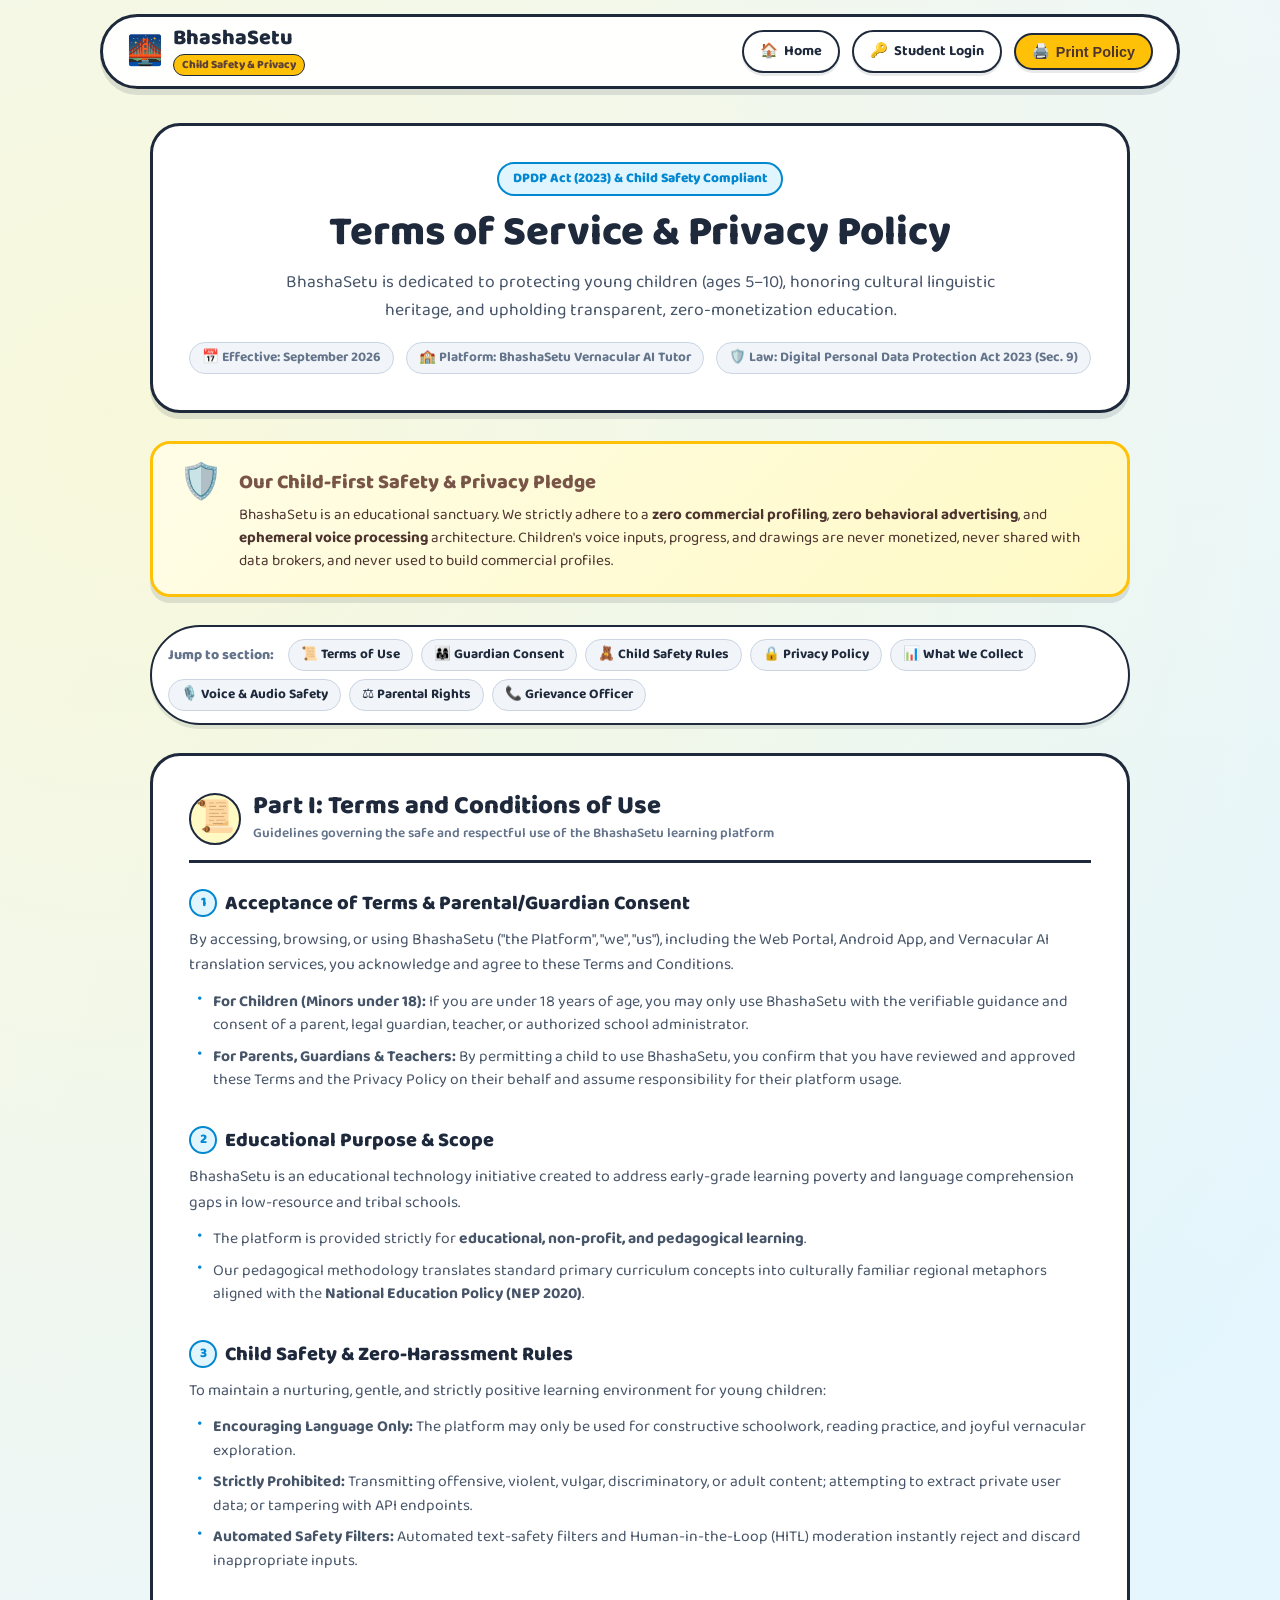
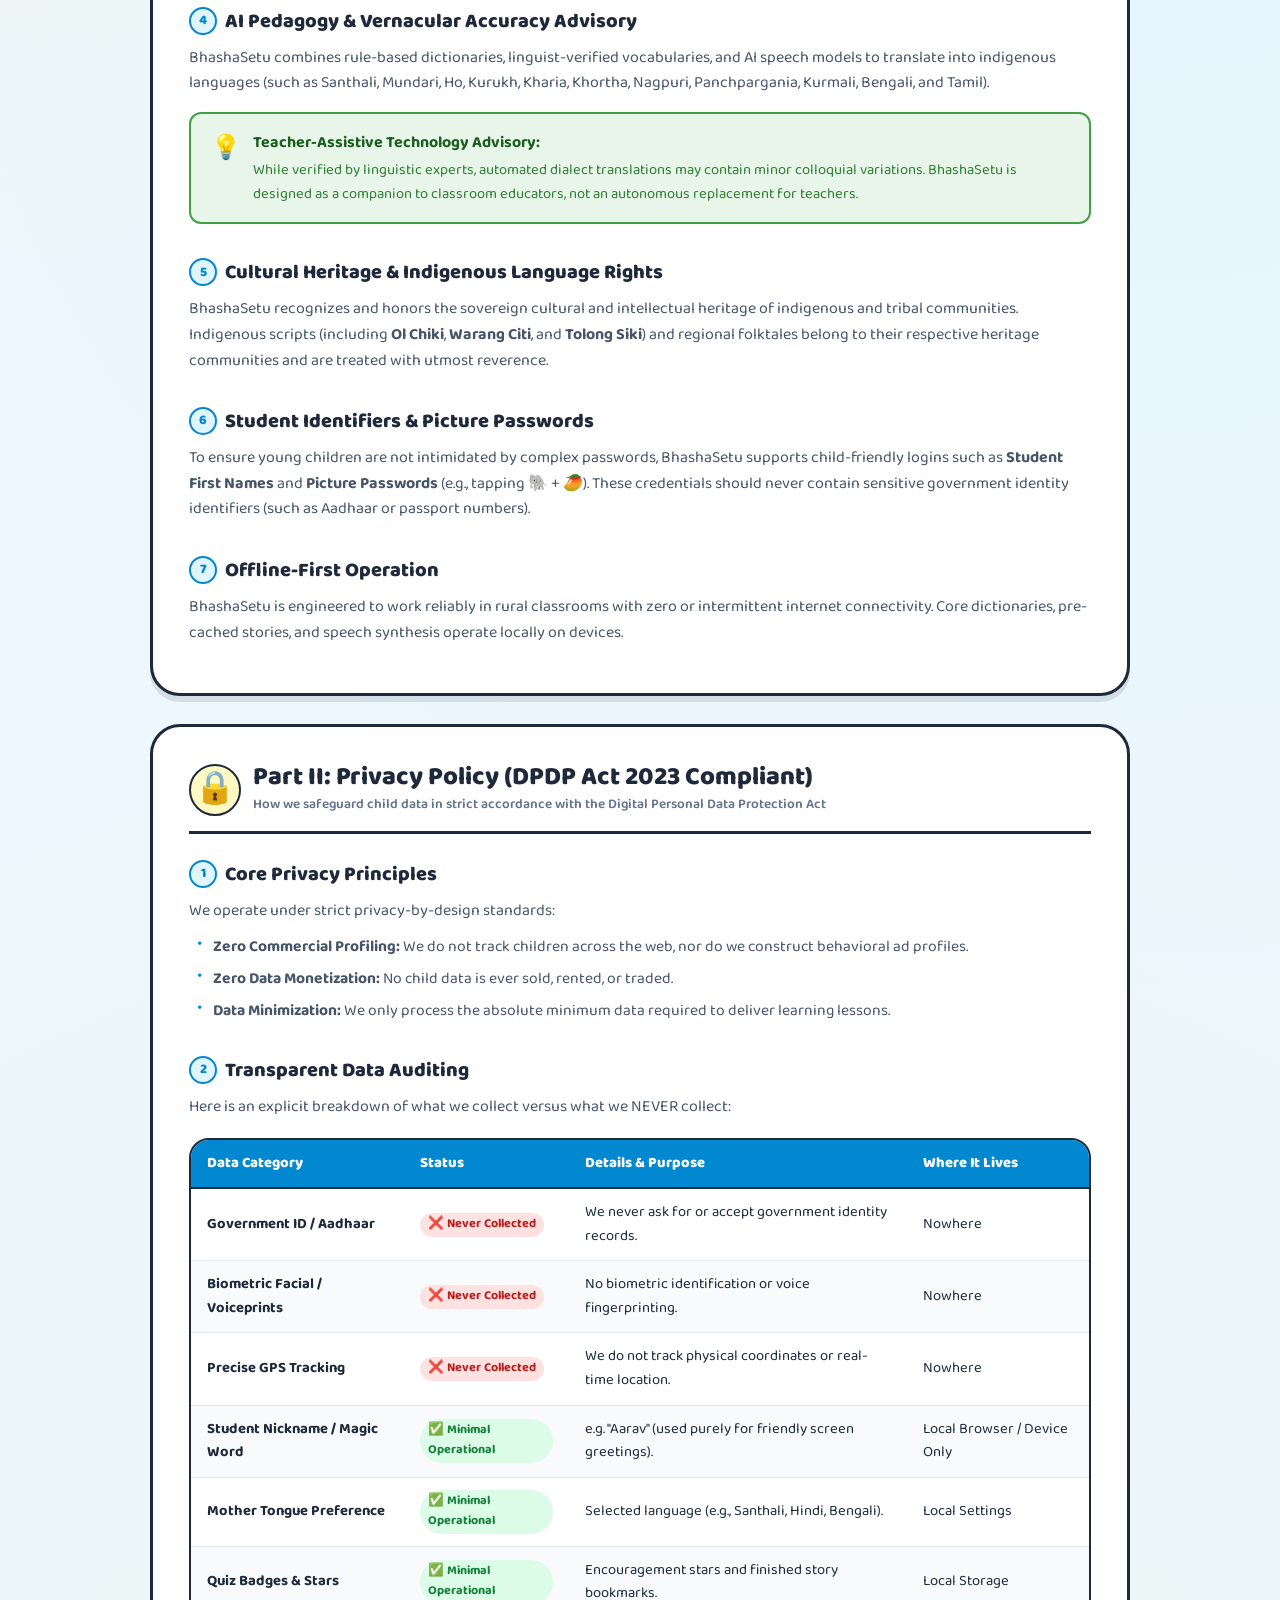
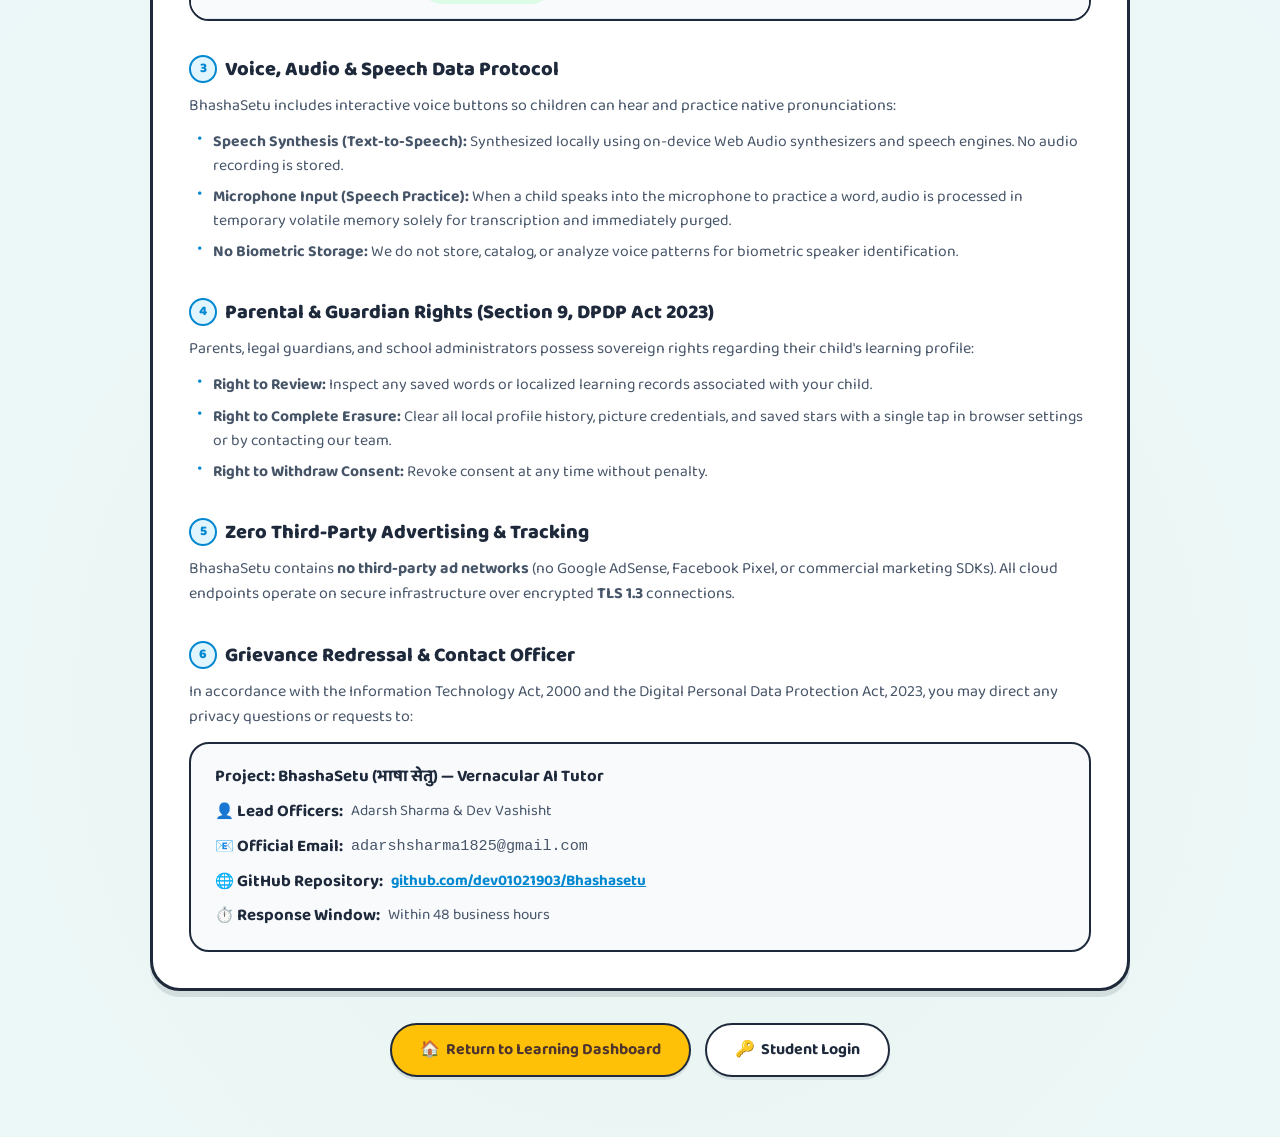
<file: frontend/privacy.html>
<!doctype html>
<html lang="en">
<head>
  <meta charset="UTF-8" />
  <meta name="viewport" content="width=device-width, initial-scale=1.0" />
  <meta name="description" content="Terms of Service & Privacy Policy for BhashaSetu - AI-Powered Vernacular Pedagogy and Real-Time Translation Tool. Compliant with DPDP Act 2023." />
  <title>Terms of Service & Privacy Policy | BhashaSetu</title>
  
  <!-- Google Fonts -->
  <link rel="preconnect" href="https://fonts.googleapis.com">
  <link rel="preconnect" href="https://fonts.gstatic.com" crossorigin>
  <link href="https://fonts.googleapis.com/css2?family=Baloo+2:wght@400;500;600;700;800&family=Fredoka:wght@400;500;600;700&family=Noto+Sans+Devanagari:wght@400;600;700&display=swap" rel="stylesheet">
  
  <style>
    :root {
      --primary-blue: #0288D1;
      --primary-blue-light: #E1F5FE;
      --primary-blue-shadow: #01579B;
      --accent-yellow: #FFC107;
      --accent-yellow-light: #FFF9C4;
      --accent-orange: #FF7043;
      --accent-green: #43A047;
      --accent-green-light: #E8F5E9;
      --accent-purple: #7E57C2;
      --bg-sky: #EDF7FD;
      --bg-card: #FFFFFF;
      --ink-dark: #1E293B;
      --ink-muted: #475569;
      --ink-light: #64748B;
      --border-thick: 3px solid #1E293B;
      --radius-sm: 12px;
      --radius-md: 20px;
      --radius-lg: 30px;
      --radius-pill: 999px;
      --shadow-chunky: 0 6px 0 rgba(30, 41, 59, 0.12);
    }

    *, *::before, *::after {
      box-sizing: border-box;
      margin: 0;
      padding: 0;
    }

    html {
      scroll-behavior: smooth;
    }

    body {
      font-family: "Baloo 2", "Fredoka", "Noto Sans Devanagari", system-ui, sans-serif;
      color: var(--ink-dark);
      background-color: var(--bg-sky);
      background-image: 
        radial-gradient(circle at 10% 10%, rgba(255, 249, 196, 0.6) 0%, transparent 35%),
        radial-gradient(circle at 90% 30%, rgba(225, 245, 254, 0.8) 0%, transparent 40%),
        radial-gradient(circle at 50% 90%, rgba(232, 245, 233, 0.6) 0%, transparent 40%);
      line-height: 1.6;
      padding-bottom: 60px;
    }

    /* Topbar */
    .legal-topbar {
      position: sticky;
      top: 14px;
      z-index: 100;
      width: min(1080px, calc(100% - 24px));
      margin: 12px auto 0;
    }

    .topbar-inner {
      display: flex;
      align-items: center;
      justify-content: space-between;
      gap: 16px;
      padding: 10px 24px;
      background: rgba(255, 255, 255, 0.95);
      backdrop-filter: blur(10px);
      border: var(--border-thick);
      border-radius: var(--radius-pill);
      box-shadow: var(--shadow-chunky);
    }

    .brand {
      display: flex;
      align-items: center;
      gap: 10px;
      text-decoration: none;
      color: var(--ink-dark);
    }

    .brand-icon {
      font-size: 1.8rem;
    }

    .brand-text strong {
      font-size: 1.35rem;
      font-weight: 800;
      display: block;
      line-height: 1.1;
    }

    .brand-badge {
      font-size: 0.72rem;
      font-weight: 800;
      background: var(--accent-yellow);
      color: #5D4037;
      padding: 1px 8px;
      border-radius: var(--radius-pill);
      border: 1px solid var(--ink-dark);
      display: inline-block;
    }

    .topbar-links {
      display: flex;
      align-items: center;
      gap: 12px;
    }

    .btn-nav {
      display: inline-flex;
      align-items: center;
      gap: 6px;
      padding: 8px 16px;
      font-size: 0.9rem;
      font-weight: 700;
      border-radius: var(--radius-pill);
      border: 2px solid var(--ink-dark);
      text-decoration: none;
      background: #FFFFFF;
      color: var(--ink-dark);
      box-shadow: 0 3px 0 rgba(30, 41, 59, 0.1);
      transition: all 0.15s ease;
    }

    .btn-nav:hover {
      background: var(--primary-blue-light);
      transform: translateY(-2px);
    }

    .btn-nav.btn-primary {
      background: var(--accent-yellow);
      color: #4E342E;
    }

    /* Main Container */
    .legal-container {
      width: min(980px, calc(100% - 32px));
      margin: 36px auto 0;
    }

    /* Hero Banner */
    .legal-header-card {
      background: #FFFFFF;
      border: var(--border-thick);
      border-radius: var(--radius-lg);
      padding: 36px 32px;
      box-shadow: var(--shadow-chunky);
      text-align: center;
      margin-bottom: 28px;
      position: relative;
      overflow: hidden;
    }

    .header-badge {
      display: inline-block;
      background: var(--primary-blue-light);
      color: var(--primary-blue);
      border: 2px solid var(--primary-blue);
      font-size: 0.85rem;
      font-weight: 800;
      padding: 4px 14px;
      border-radius: var(--radius-pill);
      margin-bottom: 12px;
    }

    .legal-title {
      font-size: clamp(2rem, 3.5vw, 2.6rem);
      font-weight: 800;
      color: var(--ink-dark);
      line-height: 1.2;
      margin-bottom: 10px;
    }

    .legal-subtitle {
      font-size: 1.1rem;
      color: var(--ink-muted);
      max-width: 720px;
      margin: 0 auto 18px;
    }

    .legal-meta-row {
      display: flex;
      flex-wrap: wrap;
      justify-content: center;
      gap: 12px;
      font-size: 0.85rem;
      font-weight: 700;
      color: var(--ink-light);
    }

    .meta-pill {
      background: #F1F5F9;
      border: 1.5px solid #CBD5E1;
      padding: 4px 12px;
      border-radius: var(--radius-pill);
    }

    /* Executive Pledge Box */
    .pledge-box {
      background: linear-gradient(135deg, #FFFDE7, #FFF9C4);
      border: 3px solid var(--accent-yellow);
      border-radius: var(--radius-md);
      padding: 22px 26px;
      margin-bottom: 28px;
      box-shadow: var(--shadow-chunky);
      display: flex;
      gap: 16px;
      align-items: flex-start;
    }

    .pledge-icon {
      font-size: 2.2rem;
      line-height: 1;
    }

    .pledge-content h3 {
      font-size: 1.25rem;
      font-weight: 800;
      color: #795548;
      margin-bottom: 6px;
    }

    .pledge-content p {
      font-size: 0.95rem;
      color: #4E342E;
      line-height: 1.5;
    }

    /* Quick Navigation Pills */
    .quick-nav-bar {
      display: flex;
      flex-wrap: wrap;
      gap: 8px;
      margin-bottom: 28px;
      background: #FFFFFF;
      padding: 12px 16px;
      border-radius: var(--radius-pill);
      border: 2px solid var(--ink-dark);
      box-shadow: 0 4px 0 rgba(30, 41, 59, 0.1);
    }

    .quick-nav-bar span {
      font-size: 0.88rem;
      font-weight: 800;
      color: var(--ink-light);
      align-self: center;
      margin-right: 6px;
    }

    .quick-pill {
      font-size: 0.85rem;
      font-weight: 700;
      text-decoration: none;
      color: var(--ink-dark);
      background: #F1F5F9;
      padding: 4px 12px;
      border-radius: var(--radius-pill);
      border: 1.5px solid #CBD5E1;
      transition: all 0.15s ease;
    }

    .quick-pill:hover {
      background: var(--primary-blue);
      color: #FFFFFF;
      border-color: var(--primary-blue-shadow);
      transform: translateY(-2px);
    }

    /* Content Card */
    .legal-content-card {
      background: #FFFFFF;
      border: var(--border-thick);
      border-radius: var(--radius-lg);
      padding: 36px;
      box-shadow: var(--shadow-chunky);
      margin-bottom: 28px;
    }

    .part-header {
      display: flex;
      align-items: center;
      gap: 12px;
      border-bottom: 3px solid var(--ink-dark);
      padding-bottom: 14px;
      margin-bottom: 24px;
    }

    .part-icon {
      font-size: 2rem;
      background: var(--accent-yellow-light);
      border: 2px solid var(--ink-dark);
      border-radius: 50%;
      width: 52px;
      height: 52px;
      display: flex;
      align-items: center;
      justify-content: center;
    }

    .part-title-wrap h2 {
      font-size: 1.6rem;
      font-weight: 800;
      color: var(--ink-dark);
      line-height: 1.1;
    }

    .part-title-wrap span {
      font-size: 0.85rem;
      color: var(--ink-light);
      font-weight: 600;
    }

    .legal-section {
      margin-bottom: 32px;
    }

    .legal-section:last-child {
      margin-bottom: 0;
    }

    .section-num-title {
      font-size: 1.25rem;
      font-weight: 800;
      color: var(--ink-dark);
      margin-bottom: 8px;
      display: flex;
      align-items: center;
      gap: 8px;
    }

    .section-num-title span {
      display: inline-flex;
      align-items: center;
      justify-content: center;
      width: 28px;
      height: 28px;
      background: var(--primary-blue-light);
      color: var(--primary-blue);
      border: 2px solid var(--primary-blue);
      border-radius: 50%;
      font-size: 0.85rem;
    }

    .legal-section p {
      font-size: 1rem;
      color: var(--ink-muted);
      line-height: 1.6;
      margin-bottom: 12px;
    }

    .legal-section ul {
      list-style: none;
      display: flex;
      flex-direction: column;
      gap: 8px;
      margin-bottom: 14px;
    }

    .legal-section ul li {
      position: relative;
      padding-left: 24px;
      font-size: 0.98rem;
      color: var(--ink-muted);
      line-height: 1.5;
    }

    .legal-section ul li::before {
      content: "•";
      position: absolute;
      left: 8px;
      color: var(--primary-blue);
      font-size: 1.3rem;
      line-height: 1;
      top: -1px;
    }

    /* Comparison Table (Collect vs Never Collect) */
    .table-wrapper {
      overflow-x: auto;
      margin: 18px 0;
      border: 2.5px solid var(--ink-dark);
      border-radius: var(--radius-md);
    }

    table.data-table {
      width: 100%;
      border-collapse: collapse;
      text-align: left;
      font-size: 0.92rem;
    }

    table.data-table th {
      background: var(--primary-blue);
      color: #FFFFFF;
      padding: 12px 16px;
      font-weight: 800;
      border-bottom: 2px solid var(--ink-dark);
    }

    table.data-table td {
      padding: 12px 16px;
      border-bottom: 1px solid #E2E8F0;
      color: var(--ink-dark);
    }

    table.data-table tr:nth-child(even) {
      background: #F8FAFC;
    }

    .pill-green {
      display: inline-block;
      background: #DCFCE7;
      color: #15803D;
      font-weight: 700;
      padding: 2px 8px;
      border-radius: var(--radius-pill);
      font-size: 0.78rem;
    }

    .pill-red {
      display: inline-block;
      background: #FEE2E2;
      color: #B91C1C;
      font-weight: 700;
      padding: 2px 8px;
      border-radius: var(--radius-pill);
      font-size: 0.78rem;
    }

    /* Callout Alert */
    .callout-card {
      background: var(--accent-green-light);
      border: 2px solid var(--accent-green);
      border-radius: var(--radius-sm);
      padding: 16px 20px;
      margin: 16px 0;
      display: flex;
      align-items: flex-start;
      gap: 12px;
    }

    .callout-icon {
      font-size: 1.5rem;
    }

    .callout-card strong {
      display: block;
      color: #1B5E20;
      margin-bottom: 4px;
      font-size: 1rem;
    }

    .callout-card p {
      margin-bottom: 0;
      font-size: 0.92rem;
      color: #2E7D32;
    }

    /* Contact Box */
    .contact-card {
      background: #F8FAFC;
      border: 2.5px solid var(--ink-dark);
      border-radius: var(--radius-md);
      padding: 20px 24px;
      display: flex;
      flex-direction: column;
      gap: 8px;
    }

    .contact-card strong {
      font-size: 1.05rem;
      color: var(--ink-dark);
    }

    .contact-row {
      display: flex;
      gap: 8px;
      font-size: 0.95rem;
      color: var(--ink-muted);
    }

    /* Bottom Action Row */
    .bottom-actions {
      display: flex;
      justify-content: center;
      gap: 14px;
      margin-top: 32px;
    }

    /* Responsive */
    @media (max-width: 768px) {
      .topbar-inner {
        flex-direction: column;
        gap: 10px;
        padding: 12px;
      }
      .legal-content-card {
        padding: 24px 18px;
      }
      .pledge-box {
        flex-direction: column;
        gap: 10px;
      }
    }
  </style>
</head>
<body>

  <!-- Topbar Navigation -->
  <header class="legal-topbar">
    <div class="topbar-inner">
      <a class="brand" href="index.html" aria-label="Back to BhashaSetu Home">
        <span class="brand-icon">🌉</span>
        <div class="brand-text">
          <strong>BhashaSetu</strong>
          <span class="brand-badge">Child Safety & Privacy</span>
        </div>
      </a>

      <div class="topbar-links">
        <a href="index.html" class="btn-nav"><span>🏠</span> Home</a>
        <a href="login.html" class="btn-nav"><span>🔑</span> Student Login</a>
        <button onclick="window.print()" class="btn-nav btn-primary"><span>🖨️</span> Print Policy</button>
      </div>
    </div>
  </header>

  <main class="legal-container">

    <!-- Header Card -->
    <div class="legal-header-card">
      <span class="header-badge">DPDP Act (2023) & Child Safety Compliant</span>
      <h1 class="legal-title">Terms of Service & Privacy Policy</h1>
      <p class="legal-subtitle">
        BhashaSetu is dedicated to protecting young children (ages 5–10), honoring cultural linguistic heritage, and upholding transparent, zero-monetization education.
      </p>
      <div class="legal-meta-row">
        <span class="meta-pill">📅 Effective: September 2026</span>
        <span class="meta-pill">🏫 Platform: BhashaSetu Vernacular AI Tutor</span>
        <span class="meta-pill">🛡️ Law: Digital Personal Data Protection Act 2023 (Sec. 9)</span>
      </div>
    </div>

    <!-- Executive Child-Safety Pledge -->
    <div class="pledge-box">
      <span class="pledge-icon">🛡️</span>
      <div class="pledge-content">
        <h3>Our Child-First Safety & Privacy Pledge</h3>
        <p>
          BhashaSetu is an educational sanctuary. We strictly adhere to a <strong>zero commercial profiling</strong>, <strong>zero behavioral advertising</strong>, and <strong>ephemeral voice processing</strong> architecture. Children's voice inputs, progress, and drawings are never monetized, never shared with data brokers, and never used to build commercial profiles.
        </p>
      </div>
    </div>

    <!-- Quick Navigation Jump Bar -->
    <div class="quick-nav-bar">
      <span>Jump to section:</span>
      <a href="#terms-section" class="quick-pill">📜 Terms of Use</a>
      <a href="#consent" class="quick-pill">👨‍👩‍👧 Guardian Consent</a>
      <a href="#safety" class="quick-pill">🧸 Child Safety Rules</a>
      <a href="#privacy-section" class="quick-pill">🔒 Privacy Policy</a>
      <a href="#data-table" class="quick-pill">📊 What We Collect</a>
      <a href="#audio-safety" class="quick-pill">🎙️ Voice & Audio Safety</a>
      <a href="#rights" class="quick-pill">⚖️ Parental Rights</a>
      <a href="#contact" class="quick-pill">📞 Grievance Officer</a>
    </div>

    <!-- Part I: Terms of Service Card -->
    <article class="legal-content-card" id="terms-section">
      <div class="part-header">
        <div class="part-icon">📜</div>
        <div class="part-title-wrap">
          <h2>Part I: Terms and Conditions of Use</h2>
          <span>Guidelines governing the safe and respectful use of the BhashaSetu learning platform</span>
        </div>
      </div>

      <!-- 1. Guardian Consent -->
      <section class="legal-section" id="consent">
        <h3 class="section-num-title"><span>1</span> Acceptance of Terms & Parental/Guardian Consent</h3>
        <p>
          By accessing, browsing, or using BhashaSetu ("the Platform", "we", "us"), including the Web Portal, Android App, and Vernacular AI translation services, you acknowledge and agree to these Terms and Conditions.
        </p>
        <ul>
          <li><strong>For Children (Minors under 18):</strong> If you are under 18 years of age, you may only use BhashaSetu with the verifiable guidance and consent of a parent, legal guardian, teacher, or authorized school administrator.</li>
          <li><strong>For Parents, Guardians & Teachers:</strong> By permitting a child to use BhashaSetu, you confirm that you have reviewed and approved these Terms and the Privacy Policy on their behalf and assume responsibility for their platform usage.</li>
        </ul>
      </section>

      <!-- 2. Educational Scope -->
      <section class="legal-section">
        <h3 class="section-num-title"><span>2</span> Educational Purpose & Scope</h3>
        <p>
          BhashaSetu is an educational technology initiative created to address early-grade learning poverty and language comprehension gaps in low-resource and tribal schools.
        </p>
        <ul>
          <li>The platform is provided strictly for <strong>educational, non-profit, and pedagogical learning</strong>.</li>
          <li>Our pedagogical methodology translates standard primary curriculum concepts into culturally familiar regional metaphors aligned with the <strong>National Education Policy (NEP 2020)</strong>.</li>
        </ul>
      </section>

      <!-- 3. Child Safety & Acceptable Use -->
      <section class="legal-section" id="safety">
        <h3 class="section-num-title"><span>3</span> Child Safety & Zero-Harassment Rules</h3>
        <p>
          To maintain a nurturing, gentle, and strictly positive learning environment for young children:
        </p>
        <ul>
          <li><strong>Encouraging Language Only:</strong> The platform may only be used for constructive schoolwork, reading practice, and joyful vernacular exploration.</li>
          <li><strong>Strictly Prohibited:</strong> Transmitting offensive, violent, vulgar, discriminatory, or adult content; attempting to extract private user data; or tampering with API endpoints.</li>
          <li><strong>Automated Safety Filters:</strong> Automated text-safety filters and Human-in-the-Loop (HITL) moderation instantly reject and discard inappropriate inputs.</li>
        </ul>
      </section>

      <!-- 4. AI Pedagogy Disclaimer -->
      <section class="legal-section">
        <h3 class="section-num-title"><span>4</span> AI Pedagogy & Vernacular Accuracy Advisory</h3>
        <p>
          BhashaSetu combines rule-based dictionaries, linguist-verified vocabularies, and AI speech models to translate into indigenous languages (such as Santhali, Mundari, Ho, Kurukh, Kharia, Khortha, Nagpuri, Panchpargania, Kurmali, Bengali, and Tamil).
        </p>
        <div class="callout-card">
          <span class="callout-icon">💡</span>
          <div>
            <strong>Teacher-Assistive Technology Advisory:</strong>
            <p>While verified by linguistic experts, automated dialect translations may contain minor colloquial variations. BhashaSetu is designed as a companion to classroom educators, not an autonomous replacement for teachers.</p>
          </div>
        </div>
      </section>

      <!-- 5. Cultural Rights -->
      <section class="legal-section">
        <h3 class="section-num-title"><span>5</span> Cultural Heritage & Indigenous Language Rights</h3>
        <p>
          BhashaSetu recognizes and honors the sovereign cultural and intellectual heritage of indigenous and tribal communities. Indigenous scripts (including <strong>Ol Chiki</strong>, <strong>Warang Citi</strong>, and <strong>Tolong Siki</strong>) and regional folktales belong to their respective heritage communities and are treated with utmost reverence.
        </p>
      </section>

      <!-- 6. Picture Passwords -->
      <section class="legal-section">
        <h3 class="section-num-title"><span>6</span> Student Identifiers & Picture Passwords</h3>
        <p>
          To ensure young children are not intimidated by complex passwords, BhashaSetu supports child-friendly logins such as <strong>Student First Names</strong> and <strong>Picture Passwords</strong> (e.g., tapping 🐘 + 🥭). These credentials should never contain sensitive government identity identifiers (such as Aadhaar or passport numbers).
        </p>
      </section>

      <!-- 7. Offline Availability -->
      <section class="legal-section">
        <h3 class="section-num-title"><span>7</span> Offline-First Operation</h3>
        <p>
          BhashaSetu is engineered to work reliably in rural classrooms with zero or intermittent internet connectivity. Core dictionaries, pre-cached stories, and speech synthesis operate locally on devices.
        </p>
      </section>
    </article>

    <!-- Part II: Privacy Policy Card -->
    <article class="legal-content-card" id="privacy-section">
      <div class="part-header">
        <div class="part-icon">🔒</div>
        <div class="part-title-wrap">
          <h2>Part II: Privacy Policy (DPDP Act 2023 Compliant)</h2>
          <span>How we safeguard child data in strict accordance with the Digital Personal Data Protection Act</span>
        </div>
      </div>

      <!-- 1. Privacy Principles -->
      <section class="legal-section">
        <h3 class="section-num-title"><span>1</span> Core Privacy Principles</h3>
        <p>
          We operate under strict privacy-by-design standards:
        </p>
        <ul>
          <li><strong>Zero Commercial Profiling:</strong> We do not track children across the web, nor do we construct behavioral ad profiles.</li>
          <li><strong>Zero Data Monetization:</strong> No child data is ever sold, rented, or traded.</li>
          <li><strong>Data Minimization:</strong> We only process the absolute minimum data required to deliver learning lessons.</li>
        </ul>
      </section>

      <!-- 2. Data Collection Table -->
      <section class="legal-section" id="data-table">
        <h3 class="section-num-title"><span>2</span> Transparent Data Auditing</h3>
        <p>Here is an explicit breakdown of what we collect versus what we NEVER collect:</p>

        <div class="table-wrapper">
          <table class="data-table">
            <thead>
              <tr>
                <th>Data Category</th>
                <th>Status</th>
                <th>Details & Purpose</th>
                <th>Where It Lives</th>
              </tr>
            </thead>
            <tbody>
              <tr>
                <td><strong>Government ID / Aadhaar</strong></td>
                <td><span class="pill-red">❌ Never Collected</span></td>
                <td>We never ask for or accept government identity records.</td>
                <td>Nowhere</td>
              </tr>
              <tr>
                <td><strong>Biometric Facial / Voiceprints</strong></td>
                <td><span class="pill-red">❌ Never Collected</span></td>
                <td>No biometric identification or voice fingerprinting.</td>
                <td>Nowhere</td>
              </tr>
              <tr>
                <td><strong>Precise GPS Tracking</strong></td>
                <td><span class="pill-red">❌ Never Collected</span></td>
                <td>We do not track physical coordinates or real-time location.</td>
                <td>Nowhere</td>
              </tr>
              <tr>
                <td><strong>Student Nickname / Magic Word</strong></td>
                <td><span class="pill-green">✅ Minimal Operational</span></td>
                <td>e.g. "Aarav" (used purely for friendly screen greetings).</td>
                <td>Local Browser / Device Only</td>
              </tr>
              <tr>
                <td><strong>Mother Tongue Preference</strong></td>
                <td><span class="pill-green">✅ Minimal Operational</span></td>
                <td>Selected language (e.g., Santhali, Hindi, Bengali).</td>
                <td>Local Settings</td>
              </tr>
              <tr>
                <td><strong>Quiz Badges & Stars</strong></td>
                <td><span class="pill-green">✅ Minimal Operational</span></td>
                <td>Encouragement stars and finished story bookmarks.</td>
                <td>Local Storage</td>
              </tr>
            </tbody>
          </table>
        </div>
      </section>

      <!-- 3. Voice & Audio Safety -->
      <section class="legal-section" id="audio-safety">
        <h3 class="section-num-title"><span>3</span> Voice, Audio & Speech Data Protocol</h3>
        <p>
          BhashaSetu includes interactive voice buttons so children can hear and practice native pronunciations:
        </p>
        <ul>
          <li><strong>Speech Synthesis (Text-to-Speech):</strong> Synthesized locally using on-device Web Audio synthesizers and speech engines. No audio recording is stored.</li>
          <li><strong>Microphone Input (Speech Practice):</strong> When a child speaks into the microphone to practice a word, audio is processed in temporary volatile memory solely for transcription and immediately purged.</li>
          <li><strong>No Biometric Storage:</strong> We do not store, catalog, or analyze voice patterns for biometric speaker identification.</li>
        </ul>
      </section>

      <!-- 4. Parental Rights -->
      <section class="legal-section" id="rights">
        <h3 class="section-num-title"><span>4</span> Parental & Guardian Rights (Section 9, DPDP Act 2023)</h3>
        <p>
          Parents, legal guardians, and school administrators possess sovereign rights regarding their child's learning profile:
        </p>
        <ul>
          <li><strong>Right to Review:</strong> Inspect any saved words or localized learning records associated with your child.</li>
          <li><strong>Right to Complete Erasure:</strong> Clear all local profile history, picture credentials, and saved stars with a single tap in browser settings or by contacting our team.</li>
          <li><strong>Right to Withdraw Consent:</strong> Revoke consent at any time without penalty.</li>
        </ul>
      </section>

      <!-- 5. Third-Party Networks -->
      <section class="legal-section">
        <h3 class="section-num-title"><span>5</span> Zero Third-Party Advertising & Tracking</h3>
        <p>
          BhashaSetu contains <strong>no third-party ad networks</strong> (no Google AdSense, Facebook Pixel, or commercial marketing SDKs). All cloud endpoints operate on secure infrastructure over encrypted <strong>TLS 1.3</strong> connections.
        </p>
      </section>

      <!-- 6. Grievance Redressal -->
      <section class="legal-section" id="contact">
        <h3 class="section-num-title"><span>6</span> Grievance Redressal & Contact Officer</h3>
        <p>
          In accordance with the Information Technology Act, 2000 and the Digital Personal Data Protection Act, 2023, you may direct any privacy questions or requests to:
        </p>
        
        <div class="contact-card">
          <strong>Project: BhashaSetu (भाषा सेतु) — Vernacular AI Tutor</strong>
          <div class="contact-row">
            <span>👤 <strong>Lead Officers:</strong></span>
            <span>Adarsh Sharma & Dev Vashisht</span>
          </div>
          <div class="contact-row">
            <span>📧 <strong>Official Email:</strong></span>
            <span><code>adarshsharma1825@gmail.com</code></span>
          </div>
          <div class="contact-row">
            <span>🌐 <strong>GitHub Repository:</strong></span>
            <a href="https://github.com/dev01021903/Bhashasetu" target="_blank" style="color: var(--primary-blue); font-weight: 700;">github.com/dev01021903/Bhashasetu</a>
          </div>
          <div class="contact-row">
            <span>⏱️ <strong>Response Window:</strong></span>
            <span>Within 48 business hours</span>
          </div>
        </div>
      </section>
    </article>

    <!-- Bottom Actions -->
    <div class="bottom-actions">
      <a href="index.html" class="btn-nav btn-primary" style="padding: 12px 28px; font-size: 1rem;">
        <span>🏠</span> Return to Learning Dashboard
      </a>
      <a href="login.html" class="btn-nav" style="padding: 12px 28px; font-size: 1rem;">
        <span>🔑</span> Student Login
      </a>
    </div>

  </main>

</body>
</html>
</file>
<file: frontend/css/style.css>
/* ==========================================================================
   BhashaSetu - Modern, Child-Friendly & Accessible Stylesheet
   ========================================================================== */

:root {
  /* Vibrant & Friendly Color Palette */
  --primary-blue: #0288D1;
  --primary-blue-hover: #0277BD;
  --primary-blue-light: #E1F5FE;
  --primary-blue-shadow: #01579B;

  --accent-yellow: #FFC107;
  --accent-yellow-light: #FFF9C4;
  --accent-yellow-shadow: #FFA000;

  --accent-orange: #FF7043;
  --accent-orange-light: #FBE9E7;
  --accent-orange-shadow: #D84315;

  --accent-green: #43A047;
  --accent-green-light: #E8F5E9;
  --accent-green-shadow: #2E7D32;

  --accent-purple: #7E57C2;
  --accent-purple-light: #EDE7F6;
  --accent-purple-shadow: #512DA8;

  --bg-sky: #EDF7FD;
  --bg-card: #FFFFFF;
  --ink-dark: #1E293B;
  --ink-muted: #475569;
  --ink-light: #64748B;
  
  --border-thick: 3px solid #1E293B;
  --border-soft: 2px solid #E2E8F0;
  
  --radius-sm: 14px;
  --radius-md: 22px;
  --radius-lg: 32px;
  --radius-pill: 999px;

  --shadow-chunky: 0 8px 0 rgba(30, 41, 59, 0.12);
  --shadow-chunky-hover: 0 12px 0 rgba(30, 41, 59, 0.12);
  --shadow-bubble: 0 12px 30px rgba(2, 136, 209, 0.14);
}

/* Reset & Global */
*, *::before, *::after {
  box-sizing: border-box;
  margin: 0;
  padding: 0;
}

html {
  scroll-behavior: smooth;
  font-size: 16px;
}

body {
  font-family: "Baloo 2", "Fredoka", "Noto Sans Devanagari", system-ui, sans-serif;
  color: var(--ink-dark);
  background-color: var(--bg-sky);
  background-image: 
    radial-gradient(circle at 10% 20%, rgba(255, 249, 196, 0.5) 0%, transparent 40%),
    radial-gradient(circle at 90% 40%, rgba(225, 245, 254, 0.7) 0%, transparent 40%),
    radial-gradient(circle at 30% 80%, rgba(232, 245, 233, 0.6) 0%, transparent 50%);
  min-height: 100vh;
  overflow-x: hidden;
  line-height: 1.5;
  -webkit-font-smoothing: antialiased;
}

button, input, select, textarea {
  font-family: inherit;
  font-size: 1rem;
}

button {
  cursor: pointer;
  border: none;
  background: none;
  user-select: none;
  -webkit-tap-highlight-color: transparent;
}

a {
  color: inherit;
  text-decoration: none;
}

img {
  max-width: 100%;
  height: auto;
  display: block;
}

.container {
  width: min(1200px, calc(100% - 32px));
  margin-inline: auto;
}

.sr-only {
  position: absolute;
  width: 1px;
  height: 1px;
  padding: 0;
  margin: -1px;
  overflow: hidden;
  clip: rect(0, 0, 0, 0);
  white-space: nowrap;
  border: 0;
}

/* ==========================================================================
   Sky Background Animated Elements
   ========================================================================== */
.sky-decorations {
  position: fixed;
  inset: 0;
  pointer-events: none;
  z-index: 0;
  overflow: hidden;
}

.cloud {
  position: absolute;
  background: #FFFFFF;
  border-radius: var(--radius-pill);
  filter: drop-shadow(0 6px 12px rgba(160, 205, 235, 0.25));
  opacity: 0.85;
  animation: floatCloud 24s ease-in-out infinite;
}

.cloud::before, .cloud::after {
  content: "";
  position: absolute;
  background: #FFFFFF;
  border-radius: 50%;
}

.cloud-1 {
  width: 170px;
  height: 52px;
  top: 90px;
  left: -20px;
  animation-duration: 22s;
}
.cloud-1::before { width: 70px; height: 70px; top: -35px; left: 24px; }
.cloud-1::after { width: 50px; height: 50px; top: -22px; right: 28px; }

.cloud-2 {
  width: 220px;
  height: 64px;
  top: 180px;
  right: -30px;
  animation-duration: 28s;
  animation-delay: -6s;
}
.cloud-2::before { width: 85px; height: 85px; top: -42px; left: 35px; }
.cloud-2::after { width: 68px; height: 68px; top: -28px; right: 40px; }

.cloud-3 {
  width: 150px;
  height: 48px;
  top: 65%;
  left: 3%;
  animation-duration: 32s;
  animation-delay: -12s;
}
.cloud-3::before { width: 60px; height: 60px; top: -30px; left: 20px; }
.cloud-3::after { width: 45px; height: 45px; top: -18px; right: 22px; }

.cloud-4 {
  width: 190px;
  height: 56px;
  top: 85%;
  right: 5%;
  animation-duration: 26s;
  animation-delay: -18s;
}
.cloud-4::before { width: 75px; height: 75px; top: -38px; left: 30px; }
.cloud-4::after { width: 55px; height: 55px; top: -25px; right: 30px; }

.sparkle {
  position: absolute;
  font-size: 1.5rem;
  animation: pulseSparkle 4s ease-in-out infinite alternate;
}
.star-1 { top: 120px; right: 18%; animation-delay: 0.5s; }
.star-2 { top: 380px; left: 8%; animation-delay: 1.5s; }
.star-3 { top: 520px; right: 10%; animation-delay: 2.2s; }

@keyframes floatCloud {
  0%, 100% { transform: translateX(0); }
  50% { transform: translateX(35px); }
}

@keyframes pulseSparkle {
  0% { transform: scale(0.85) rotate(-10deg); opacity: 0.6; }
  100% { transform: scale(1.2) rotate(15deg); opacity: 1; }
}

/* ==========================================================================
   1. Header & Navigation
   ========================================================================== */
.topbar {
  position: sticky;
  top: 14px;
  z-index: 100;
  width: min(1360px, calc(100% - 24px));
  margin: 12px auto 0;
}

.topbar-inner {
  display: flex;
  align-items: center;
  justify-content: space-between;
  gap: 10px;
  padding: 8px 16px;
  background: rgba(255, 255, 255, 0.95);
  backdrop-filter: blur(12px);
  border: var(--border-thick);
  border-radius: var(--radius-pill);
  box-shadow: var(--shadow-chunky);
}

.brand {
  display: flex;
  align-items: center;
  gap: 8px;
  flex-shrink: 0;
}

.brand-icon {
  font-size: 1.7rem;
  line-height: 1;
  filter: drop-shadow(0 3px 0 rgba(0,0,0,0.15));
  animation: softWiggle 3s infinite ease-in-out;
}

.brand-text {
  display: flex;
  flex-direction: column;
}

.brand-title {
  font-size: 1.3rem;
  font-weight: 800;
  color: var(--ink-dark);
  line-height: 1.1;
  letter-spacing: -0.02em;
}

.brand-badge {
  font-size: 0.72rem;
  font-weight: 700;
  background: var(--accent-yellow);
  color: #5D4037;
  padding: 2px 8px;
  border-radius: var(--radius-pill);
  width: fit-content;
  border: 1.5px solid #1E293B;
  box-shadow: 0 2px 0 rgba(30,41,59,0.15);
  margin-top: 2px;
}

nav#navigation {
  display: flex;
  align-items: center;
  gap: 4px;
  flex-shrink: 1;
}

.nav-link {
  display: inline-flex;
  align-items: center;
  gap: 4px;
  padding: 6px 10px;
  font-size: 0.88rem;
  font-weight: 700;
  color: var(--ink-muted);
  border-radius: var(--radius-pill);
  transition: all 0.2s ease;
  white-space: nowrap;
}

.nav-link:hover {
  background: var(--primary-blue-light);
  color: var(--primary-blue);
  transform: translateY(-2px);
}

.nav-link.active {
  background: var(--primary-blue);
  color: #FFFFFF;
  box-shadow: 0 4px 0 var(--primary-blue-shadow);
}

.topbar-actions {
  display: flex;
  align-items: center;
  gap: 10px;
}

/* Prominent Language Selector */
.lang-selector-box {
  display: flex;
  align-items: center;
  gap: 6px;
  background: var(--accent-yellow-light);
  border: 2.5px solid var(--ink-dark);
  border-radius: var(--radius-pill);
  padding: 5px 12px;
  box-shadow: 0 4px 0 rgba(30, 41, 59, 0.12);
  transition: transform 0.2s ease;
}

.lang-selector-box:hover {
  transform: translateY(-2px);
}

.lang-icon {
  font-size: 1.15rem;
}

.global-lang-select {
  border: none;
  background: transparent;
  font-size: 0.92rem;
  font-weight: 800;
  color: var(--ink-dark);
  cursor: pointer;
  outline: none;
}

.sound-toggle {
  display: flex;
  align-items: center;
  justify-content: center;
  width: 42px;
  height: 42px;
  background: #FFFFFF;
  border: 2.5px solid var(--ink-dark);
  border-radius: 50%;
  font-size: 1.15rem;
  box-shadow: 0 4px 0 rgba(30, 41, 59, 0.12);
  transition: transform 0.15s ease, background 0.2s;
}

.sound-toggle:hover {
  background: var(--accent-yellow-light);
  transform: translateY(-2px);
}

.sound-toggle:active {
  transform: translateY(2px);
  box-shadow: 0 2px 0 rgba(30, 41, 59, 0.12);
}

/* Student Login / Profile Chip */
.user-profile-nav {
  display: flex;
  align-items: center;
}

.btn-login-nav {
  display: inline-flex;
  align-items: center;
  gap: 6px;
  background: linear-gradient(135deg, var(--accent-orange, #FF7043), var(--accent-yellow, #FFCA28));
  color: #1E293B;
  font-size: 0.88rem;
  font-weight: 800;
  padding: 6px 14px;
  border-radius: var(--radius-pill);
  border: 2px solid var(--ink-dark);
  box-shadow: 0 3.5px 0 rgba(30, 41, 59, 0.15);
  transition: transform 0.15s ease, box-shadow 0.15s ease;
  text-decoration: none;
  cursor: pointer;
}

.btn-login-nav:hover {
  transform: translateY(-2px);
  box-shadow: 0 5px 0 rgba(30, 41, 59, 0.2);
}

.btn-login-nav:active {
  transform: translateY(2px);
  box-shadow: 0 1px 0 rgba(30, 41, 59, 0.15);
}

.user-badge-card {
  display: inline-flex;
  align-items: center;
  gap: 6px;
  background: #FFFFFF;
  border: 2px solid var(--primary-teal, #26A69A);
  border-radius: var(--radius-pill);
  padding: 4px 10px 4px 8px;
  box-shadow: 0 3px 0 rgba(38, 166, 154, 0.4);
  font-size: 0.88rem;
  font-weight: 800;
  color: var(--ink-dark);
}

.user-avatar {
  font-size: 1.2rem;
  line-height: 1;
}

.user-name {
  max-width: 100px;
  white-space: nowrap;
  overflow: hidden;
  text-overflow: ellipsis;
  color: #0F766E;
}

.btn-user-switch {
  background: #F0FDFA;
  border: 1px solid #99F6E4;
  cursor: pointer;
  font-size: 0.85rem;
  padding: 2px 5px;
  border-radius: var(--radius-pill);
  transition: transform 0.2s;
  margin-left: 2px;
}

.btn-user-switch:hover {
  transform: rotate(90deg) scale(1.1);
  background: #CCFBF1;
}

.mobile-menu {
  display: none;
  font-size: 1.5rem;
  padding: 6px 10px;
  border: 2.5px solid var(--ink-dark);
  border-radius: var(--radius-sm);
  background: #FFFFFF;
}

/* ==========================================================================
   2. Hero Section (The AI Tutor Mascot)
   ========================================================================== */
.hero-section {
  position: relative;
  z-index: 10;
  padding: 42px 0 32px;
}

.hero-container {
  width: min(1200px, calc(100% - 32px));
  margin-inline: auto;
  display: grid;
  grid-template-columns: 440px 1fr;
  gap: 36px;
  align-items: center;
}

/* Mascot Artwork Frame */
.hero-mascot-wrapper {
  position: relative;
  display: flex;
  justify-content: center;
}

.mascot-frame {
  position: relative;
  width: 100%;
  max-width: 420px;
  background: linear-gradient(145deg, #FFF9E6, #FFF);
  border: 4px solid var(--ink-dark);
  border-radius: var(--radius-lg);
  padding: 16px;
  box-shadow: var(--shadow-chunky), var(--shadow-bubble);
  overflow: visible;
  transition: transform 0.3s ease;
}

.mascot-frame:hover {
  transform: translateY(-4px) rotate(-1deg);
}

.mascot-img {
  width: 100%;
  height: 380px;
  object-fit: cover;
  border-radius: 24px;
  border: 3px solid rgba(30, 41, 59, 0.15);
  box-shadow: inset 0 0 20px rgba(0,0,0,0.06);
}

.mascot-badge {
  position: absolute;
  bottom: -14px;
  left: 50%;
  transform: translateX(-50%);
  display: inline-flex;
  align-items: center;
  gap: 8px;
  background: var(--accent-orange);
  color: #FFFFFF;
  font-weight: 800;
  font-size: 0.95rem;
  padding: 8px 22px;
  border: 3px solid var(--ink-dark);
  border-radius: var(--radius-pill);
  box-shadow: 0 4px 0 var(--accent-orange-shadow);
  white-space: nowrap;
}

.badge-dot {
  width: 10px;
  height: 10px;
  background: #FFF;
  border-radius: 50%;
  animation: pulseDot 1.5s infinite alternate;
}

.floating-sticker {
  position: absolute;
  font-size: 2rem;
  background: #FFFFFF;
  border: 2.5px solid var(--ink-dark);
  border-radius: 50%;
  width: 54px;
  height: 54px;
  display: flex;
  align-items: center;
  justify-content: center;
  box-shadow: 0 4px 0 rgba(30,41,59,0.15);
  animation: floatSticker 3.5s ease-in-out infinite alternate;
}

.sticker-book { top: -16px; left: -14px; animation-delay: 0.2s; }
.sticker-robot { top: -16px; right: -14px; animation-delay: 1.2s; }

@keyframes floatSticker {
  0% { transform: translateY(0) rotate(-6deg); }
  100% { transform: translateY(-10px) rotate(8deg); }
}

@keyframes pulseDot {
  0% { transform: scale(0.8); opacity: 0.6; }
  100% { transform: scale(1.2); opacity: 1; }
}

/* Hero Content & Dynamic Greeting */
.hero-content {
  display: flex;
  flex-direction: column;
  gap: 20px;
}

.hero-tag {
  display: inline-flex;
  align-items: center;
  background: var(--accent-yellow-light);
  border: 2px solid var(--accent-yellow-shadow);
  color: #795548;
  font-weight: 800;
  font-size: 0.9rem;
  padding: 6px 16px;
  border-radius: var(--radius-pill);
  width: fit-content;
}

.hero-heading {
  font-size: clamp(2.2rem, 4.2vw, 3.3rem);
  font-weight: 800;
  line-height: 1.15;
  letter-spacing: -0.02em;
  color: var(--ink-dark);
}

.gradient-text {
  background: linear-gradient(135deg, var(--primary-blue), var(--accent-purple));
  -webkit-background-clip: text;
  -webkit-text-fill-color: transparent;
  display: inline-block;
}

/* Dynamic Greeting Speech Bubble Card */
.greeting-bubble-card {
  position: relative;
  background: #FFFFFF;
  border: 3.5px solid var(--ink-dark);
  border-radius: var(--radius-md);
  padding: 18px 22px;
  box-shadow: 0 8px 0 rgba(2, 136, 209, 0.18);
  transition: all 0.3s ease;
}

.bubble-speaker-header {
  display: flex;
  align-items: center;
  justify-content: space-between;
  gap: 12px;
  margin-bottom: 12px;
  border-bottom: 2px dashed #E2E8F0;
  padding-bottom: 10px;
}

.speaker-avatar {
  font-size: 1.7rem;
  background: var(--accent-yellow-light);
  border: 2px solid var(--ink-dark);
  border-radius: 50%;
  width: 44px;
  height: 44px;
  display: flex;
  align-items: center;
  justify-content: center;
}

.speaker-info {
  flex: 1;
  display: flex;
  flex-direction: column;
}

.speaker-info strong {
  font-size: 1.05rem;
  color: var(--ink-dark);
}

.greeting-lang-tag {
  font-size: 0.82rem;
  font-weight: 700;
  color: var(--primary-blue);
}

.btn-bubble-audio {
  display: inline-flex;
  align-items: center;
  gap: 6px;
  background: var(--primary-blue-light);
  color: var(--primary-blue);
  border: 2px solid var(--primary-blue);
  font-size: 0.88rem;
  font-weight: 800;
  padding: 6px 14px;
  border-radius: var(--radius-pill);
  box-shadow: 0 3px 0 var(--primary-blue-shadow);
  transition: all 0.15s ease;
}

.btn-bubble-audio:hover {
  background: var(--primary-blue);
  color: #FFFFFF;
  transform: translateY(-2px);
}

.btn-bubble-audio:active {
  transform: translateY(2px);
  box-shadow: 0 1px 0 var(--primary-blue-shadow);
}

.bubble-text-box {
  display: flex;
  flex-direction: column;
  gap: 4px;
  margin-bottom: 12px;
}

.greeting-vernacular {
  font-size: 1.35rem;
  font-weight: 800;
  color: var(--ink-dark);
  line-height: 1.3;
}

.greeting-pronunciation {
  font-size: 0.95rem;
  font-weight: 600;
  color: var(--accent-purple);
}

.greeting-translation {
  font-size: 0.95rem;
  color: var(--ink-muted);
  font-style: italic;
}

.bubble-footer {
  display: flex;
  align-items: center;
  justify-content: space-between;
  gap: 10px;
}

.btn-chip {
  background: #F1F5F9;
  border: 1.5px solid var(--ink-light);
  color: var(--ink-dark);
  font-size: 0.82rem;
  font-weight: 700;
  padding: 4px 12px;
  border-radius: var(--radius-pill);
  transition: all 0.15s ease;
}

.btn-chip:hover {
  background: var(--accent-yellow-light);
  border-color: var(--ink-dark);
}

.live-dot-pulse {
  font-size: 0.78rem;
  font-weight: 700;
  color: var(--accent-green);
  display: inline-flex;
  align-items: center;
  gap: 4px;
}

/* Call to Action Buttons */
.hero-cta-group {
  display: flex;
  flex-wrap: wrap;
  align-items: center;
  gap: 14px;
}

.btn {
  display: inline-flex;
  align-items: center;
  justify-content: center;
  gap: 8px;
  padding: 12px 26px;
  font-size: 1.08rem;
  font-weight: 800;
  border-radius: var(--radius-pill);
  border: var(--border-thick);
  transition: all 0.15s ease;
  white-space: nowrap;
}

.btn-primary {
  background: var(--accent-yellow);
  color: #3E2723;
  box-shadow: 0 6px 0 var(--accent-yellow-shadow);
}
.btn-primary:hover {
  background: #FFCA28;
  transform: translateY(-3px);
  box-shadow: 0 9px 0 var(--accent-yellow-shadow);
}
.btn-primary:active {
  transform: translateY(3px);
  box-shadow: 0 3px 0 var(--accent-yellow-shadow);
}

.btn-secondary {
  background: #FFFFFF;
  color: var(--ink-dark);
  box-shadow: 0 6px 0 rgba(30, 41, 59, 0.15);
}
.btn-secondary:hover {
  background: var(--primary-blue-light);
  color: var(--primary-blue);
  transform: translateY(-3px);
}
.btn-secondary:active {
  transform: translateY(3px);
  box-shadow: 0 3px 0 rgba(30, 41, 59, 0.15);
}

.btn-accent {
  background: var(--accent-green-light);
  color: var(--accent-green-shadow);
  border-color: var(--accent-green-shadow);
  box-shadow: 0 6px 0 var(--accent-green-shadow);
}
.btn-accent:hover {
  background: var(--accent-green);
  color: #FFFFFF;
  transform: translateY(-3px);
}

.btn-sm {
  padding: 8px 18px;
  font-size: 0.92rem;
}

.btn-large {
  padding: 15px 36px;
  font-size: 1.25rem;
}

.btn-bounce {
  animation: bounceBtn 3s infinite;
}

@keyframes bounceBtn {
  0%, 20%, 50%, 80%, 100% { transform: translateY(0); }
  40% { transform: translateY(-6px); }
  60% { transform: translateY(-3px); }
}

.hero-highlights {
  display: grid;
  grid-template-columns: repeat(auto-fit, minmax(180px, 1fr));
  gap: 14px;
  padding-top: 10px;
}

.highlight-item {
  display: flex;
  align-items: center;
  gap: 12px;
  background: rgba(255, 255, 255, 0.85);
  border: 2px solid rgba(30, 41, 59, 0.12);
  border-radius: var(--radius-sm);
  padding: 10px 14px;
}

.highlight-icon {
  font-size: 1.6rem;
}

.highlight-item strong {
  display: block;
  font-size: 0.95rem;
  color: var(--ink-dark);
}

.highlight-item small {
  font-size: 0.78rem;
  color: var(--ink-light);
}

/* ==========================================================================
   Section Global Layout
   ========================================================================== */
.section {
  position: relative;
  z-index: 10;
  padding: 56px 0;
}

.section-header {
  max-width: 680px;
  margin: 0 auto 36px;
}

.text-center {
  text-align: center;
}

.section-badge {
  display: inline-block;
  background: var(--primary-blue-light);
  color: var(--primary-blue);
  font-weight: 800;
  font-size: 0.88rem;
  padding: 4px 14px;
  border-radius: var(--radius-pill);
  border: 1.5px solid var(--primary-blue);
  margin-bottom: 8px;
}

.section-title {
  font-size: clamp(1.8rem, 3.2vw, 2.4rem);
  font-weight: 800;
  color: var(--ink-dark);
  line-height: 1.2;
}

.section-subtitle {
  font-size: 1.05rem;
  color: var(--ink-muted);
  margin-top: 8px;
}

/* ==========================================================================
   3. Curriculum Pathway (Grade Selection)
   ========================================================================== */
.section-pathway {
  background: linear-gradient(180deg, rgba(255, 255, 255, 0) 0%, rgba(225, 245, 254, 0.6) 100%);
}

.pathway-banner-card {
  position: relative;
  background: #FFFFFF;
  border: 4px solid var(--ink-dark);
  border-radius: var(--radius-lg);
  overflow: hidden;
  box-shadow: var(--shadow-chunky);
  margin-bottom: 32px;
}

.pathway-banner-img {
  width: 100%;
  max-height: 220px;
  object-fit: cover;
  object-position: center;
  transition: transform 0.5s ease;
}

.pathway-banner-card:hover .pathway-banner-img {
  transform: scale(1.02);
}

.pathway-banner-overlay {
  position: absolute;
  bottom: 0;
  inset-inline: 0;
  background: linear-gradient(180deg, transparent, rgba(30, 41, 59, 0.8));
  color: #FFFFFF;
  font-weight: 800;
  font-size: 0.95rem;
  padding: 14px 20px;
  text-align: center;
}

.pathway-grid {
  display: grid;
  grid-template-columns: repeat(3, 1fr);
  gap: 24px;
}

.pathway-card {
  position: relative;
  background: #FFFFFF;
  border: 3.5px solid var(--ink-dark);
  border-radius: var(--radius-md);
  padding: 24px 20px;
  box-shadow: var(--shadow-chunky);
  cursor: pointer;
  transition: all 0.2s cubic-bezier(0.34, 1.56, 0.64, 1);
  display: flex;
  flex-direction: column;
  outline: none;
}

.pathway-card:hover {
  transform: translateY(-8px);
  box-shadow: var(--shadow-chunky-hover);
}

.pathway-card.active {
  border-color: var(--primary-blue);
  box-shadow: 0 10px 0 var(--primary-blue), 0 15px 30px rgba(2, 136, 209, 0.25);
  transform: translateY(-6px);
}

.pathway-badge-featured {
  position: absolute;
  top: -14px;
  right: 18px;
  background: var(--accent-yellow);
  color: #4E342E;
  font-size: 0.78rem;
  font-weight: 800;
  padding: 4px 12px;
  border: 2px solid var(--ink-dark);
  border-radius: var(--radius-pill);
  box-shadow: 0 3px 0 rgba(30, 41, 59, 0.15);
}

.pathway-card-header {
  display: flex;
  align-items: center;
  justify-content: space-between;
  margin-bottom: 12px;
}

.pathway-sticker {
  font-size: 2.2rem;
  line-height: 1;
}

.pathway-age-pill {
  font-size: 0.82rem;
  font-weight: 800;
  padding: 4px 12px;
  border-radius: var(--radius-pill);
  border: 2px solid var(--ink-dark);
}

.card-yellow .pathway-age-pill { background: var(--accent-yellow-light); }
.card-blue .pathway-age-pill { background: var(--primary-blue-light); }
.card-green .pathway-age-pill { background: var(--accent-green-light); }

.pathway-title {
  font-size: 1.35rem;
  font-weight: 800;
  color: var(--ink-dark);
  margin-bottom: 8px;
}

.pathway-desc {
  font-size: 0.95rem;
  color: var(--ink-muted);
  line-height: 1.4;
  margin-bottom: 16px;
}

.pathway-topics {
  list-style: none;
  display: flex;
  flex-direction: column;
  gap: 8px;
  margin-bottom: 22px;
  flex: 1;
}

.pathway-topics li {
  font-size: 0.9rem;
  font-weight: 600;
  color: var(--ink-dark);
  display: flex;
  align-items: center;
  gap: 8px;
  background: #F8FAFC;
  padding: 6px 10px;
  border-radius: 10px;
  border: 1px solid #E2E8F0;
}

.pathway-card-footer {
  margin-top: auto;
}

.pathway-status-pill {
  display: block;
  text-align: center;
  font-size: 0.92rem;
  font-weight: 800;
  padding: 10px 14px;
  border-radius: var(--radius-pill);
  border: 2px solid var(--ink-dark);
  background: #F1F5F9;
  color: var(--ink-dark);
  box-shadow: 0 4px 0 rgba(30, 41, 59, 0.1);
  transition: all 0.15s ease;
}

.pathway-card.active .pathway-status-pill {
  background: var(--primary-blue);
  color: #FFFFFF;
  border-color: var(--primary-blue-shadow);
  box-shadow: 0 4px 0 var(--primary-blue-shadow);
}

/* ==========================================================================
   4. Interactive Learning Modules: Two-Column Grid
   ========================================================================== */
.modules-two-column-grid {
  display: grid;
  grid-template-columns: repeat(2, 1fr);
  gap: 32px;
}

.module-card {
  background: #FFFFFF;
  border: 3.5px solid var(--ink-dark);
  border-radius: var(--radius-lg);
  overflow: hidden;
  box-shadow: var(--shadow-chunky);
  display: flex;
  flex-direction: column;
  transition: transform 0.25s ease;
}

.module-card:hover {
  transform: translateY(-4px);
}

.module-media-container {
  position: relative;
  width: 100%;
  height: 250px;
  background: #FFF9C4;
  border-bottom: 3.5px solid var(--ink-dark);
  overflow: hidden;
}

.module-img {
  width: 100%;
  height: 100%;
  object-fit: cover;
  transition: transform 0.4s ease;
}

.module-card:hover .module-img {
  transform: scale(1.04);
}

.module-tag-overlay {
  position: absolute;
  bottom: 12px;
  left: 14px;
  background: rgba(255, 255, 255, 0.94);
  border: 2px solid var(--ink-dark);
  border-radius: var(--radius-pill);
  font-size: 0.88rem;
  font-weight: 800;
  padding: 6px 16px;
  box-shadow: 0 3px 0 rgba(30, 41, 59, 0.15);
}

.module-body {
  padding: 24px;
  display: flex;
  flex-direction: column;
  gap: 18px;
  flex: 1;
}

/* Column 1: Tabs & Activities */
.module-tabs {
  display: flex;
  gap: 10px;
  background: #F1F5F9;
  padding: 6px;
  border-radius: var(--radius-pill);
  border: 2px solid var(--ink-dark);
}

.module-tab-btn {
  flex: 1;
  display: inline-flex;
  align-items: center;
  justify-content: center;
  gap: 6px;
  padding: 8px 14px;
  font-size: 0.95rem;
  font-weight: 800;
  border-radius: var(--radius-pill);
  color: var(--ink-muted);
  transition: all 0.2s ease;
}

.module-tab-btn.active {
  background: #FFFFFF;
  color: var(--ink-dark);
  box-shadow: 0 3px 0 rgba(30, 41, 59, 0.15);
}

.module-subview {
  display: none;
  flex-direction: column;
  gap: 16px;
}

.module-subview.active {
  display: flex;
}

.subview-header h4 {
  font-size: 1.15rem;
  font-weight: 800;
  color: var(--ink-dark);
}

.subview-header p {
  font-size: 0.92rem;
  color: var(--ink-light);
}

/* Flashcards Grid */
.flashcard-grid {
  display: grid;
  grid-template-columns: repeat(2, 1fr);
  gap: 12px;
}

.flashcard-btn {
  background: #FFFDE7;
  border: 2px solid var(--ink-dark);
  border-radius: var(--radius-sm);
  padding: 12px 10px;
  display: flex;
  flex-direction: column;
  align-items: center;
  text-align: center;
  gap: 4px;
  box-shadow: 0 4px 0 rgba(30, 41, 59, 0.1);
  transition: all 0.15s ease;
  position: relative;
}

.flashcard-btn:hover {
  background: var(--accent-yellow-light);
  transform: translateY(-3px);
  box-shadow: 0 6px 0 rgba(30, 41, 59, 0.15);
}

.flashcard-btn:active {
  transform: translateY(2px);
  box-shadow: 0 2px 0 rgba(30, 41, 59, 0.1);
}

.fc-emoji { font-size: 1.8rem; }
.fc-eng { font-size: 0.92rem; font-weight: 800; color: var(--ink-dark); }
.fc-hin { font-size: 0.85rem; color: var(--ink-light); }
.fc-native { font-size: 0.9rem; font-weight: 700; color: var(--primary-blue); }
.fc-sound { position: absolute; top: 6px; right: 8px; font-size: 0.8rem; }

/* Math Magic Blocks */
.math-blocks-container {
  display: grid;
  grid-template-columns: repeat(4, 1fr);
  gap: 10px;
}

.math-block {
  aspect-ratio: 1;
  background: var(--primary-blue-light);
  color: var(--primary-blue-shadow);
  border: 2.5px solid var(--ink-dark);
  border-radius: var(--radius-sm);
  font-size: 1.5rem;
  font-weight: 800;
  box-shadow: 0 4px 0 rgba(30, 41, 59, 0.12);
  transition: all 0.15s ease;
}

.math-block:hover {
  background: var(--primary-blue);
  color: #FFF;
  transform: translateY(-3px);
}

.math-output-card {
  display: flex;
  align-items: center;
  justify-content: space-between;
  background: #F8FAFC;
  border: 2px solid var(--ink-dark);
  border-radius: var(--radius-sm);
  padding: 12px 18px;
}

.math-num-display {
  font-size: 2.2rem;
  font-weight: 800;
  color: var(--accent-orange);
}

.math-num-details {
  display: flex;
  flex-direction: column;
}

.math-num-details strong {
  font-size: 1.05rem;
  color: var(--ink-dark);
}

.math-num-details span {
  font-size: 0.9rem;
  color: var(--primary-blue);
  font-weight: 700;
}

/* Column 2: Story Corner */
.story-intro h3 {
  font-size: 1.35rem;
  font-weight: 800;
  color: var(--ink-dark);
  margin-bottom: 6px;
}

.story-intro p {
  font-size: 0.95rem;
  color: var(--ink-muted);
}

.story-preview-card {
  background: #FFF8E1;
  border: 2.5px solid var(--ink-dark);
  border-radius: var(--radius-md);
  padding: 18px 20px;
  box-shadow: 0 4px 0 rgba(30, 41, 59, 0.1);
  display: flex;
  flex-direction: column;
  gap: 10px;
}

.story-badge {
  font-size: 0.8rem;
  font-weight: 800;
  background: var(--accent-yellow);
  color: #4E342E;
  padding: 3px 10px;
  border-radius: var(--radius-pill);
  width: fit-content;
  border: 1.5px solid var(--ink-dark);
}

.story-title {
  font-size: 1.25rem;
  font-weight: 800;
  color: var(--ink-dark);
}

.story-blurb {
  font-size: 0.92rem;
  color: var(--ink-muted);
  line-height: 1.4;
}

.story-meta {
  display: flex;
  flex-wrap: wrap;
  gap: 10px;
  font-size: 0.82rem;
  font-weight: 700;
  color: var(--ink-light);
}

.story-actions {
  display: flex;
  gap: 10px;
  margin-top: 6px;
}

.story-quick-list {
  display: flex;
  flex-direction: column;
  gap: 8px;
}

.quick-list-label {
  font-size: 0.88rem;
  font-weight: 800;
  color: var(--ink-muted);
}

.quick-pills {
  display: flex;
  flex-wrap: wrap;
  gap: 8px;
}

.story-pill {
  background: #F1F5F9;
  border: 1.5px solid var(--ink-dark);
  border-radius: var(--radius-pill);
  font-size: 0.85rem;
  font-weight: 700;
  padding: 6px 14px;
  color: var(--ink-dark);
  transition: all 0.15s ease;
}

.story-pill:hover, .story-pill.active {
  background: var(--accent-orange);
  color: #FFFFFF;
  transform: translateY(-2px);
}

/* ==========================================================================
   5. Real-Time Translation & Collaboration Zone
   ========================================================================== */
.section-collab {
  background: linear-gradient(180deg, rgba(237, 247, 253, 0.4) 0%, #FFFFFF 100%);
}

.collab-interactive-wrapper {
  display: flex;
  flex-direction: column;
  gap: 36px;
}

/* Stage with children centerpiece & floating bubbles */
.collab-stage {
  position: relative;
  min-height: 480px;
  display: flex;
  align-items: center;
  justify-content: center;
  padding: 40px 20px;
}

.collab-centerpiece {
  position: relative;
  width: min(440px, 90%);
  background: #FFFFFF;
  border: 4px solid var(--ink-dark);
  border-radius: var(--radius-lg);
  padding: 12px;
  box-shadow: var(--shadow-chunky), var(--shadow-bubble);
  z-index: 5;
}

.collab-centerpiece-img {
  width: 100%;
  height: 280px;
  object-fit: cover;
  border-radius: 20px;
  border: 2px solid rgba(30, 41, 59, 0.1);
}

.collab-badge-center {
  position: absolute;
  bottom: -14px;
  left: 50%;
  transform: translateX(-50%);
  background: var(--accent-green);
  color: #FFFFFF;
  font-weight: 800;
  font-size: 0.92rem;
  padding: 6px 20px;
  border-radius: var(--radius-pill);
  border: 2.5px solid var(--ink-dark);
  box-shadow: 0 4px 0 var(--accent-green-shadow);
  white-space: nowrap;
}

/* Floating Peer Chat Bubbles */
.peer-bubble {
  position: absolute;
  z-index: 10;
  display: flex;
  align-items: flex-start;
  gap: 10px;
  background: #FFFFFF;
  border: 2.5px solid var(--ink-dark);
  border-radius: var(--radius-md);
  padding: 12px 14px;
  box-shadow: var(--shadow-chunky);
  max-width: 290px;
  animation: floatBubble 5s ease-in-out infinite alternate;
  animation-delay: var(--delay, 0s);
  transition: transform 0.2s ease;
}

.peer-bubble:hover {
  transform: scale(1.05) !important;
  z-index: 20;
}

.bubble-hindi { top: 10px; left: 4%; }
.bubble-bengali { top: 15px; right: 4%; }
.bubble-tamil { bottom: 20px; right: 2%; }
.bubble-santhali { bottom: 25px; left: 2%; }
.bubble-english { top: 50%; right: -10px; transform: translateY(-50%); display: none; }

@keyframes floatBubble {
  0% { transform: translateY(0) rotate(-1deg); }
  100% { transform: translateY(-12px) rotate(1.5deg); }
}

.bubble-avatar {
  font-size: 1.6rem;
  line-height: 1;
}

.bubble-content {
  flex: 1;
  display: flex;
  flex-direction: column;
  gap: 2px;
}

.bubble-header-row {
  display: flex;
  align-items: center;
  justify-content: space-between;
  gap: 8px;
}

.bubble-header-row strong {
  font-size: 0.88rem;
  color: var(--ink-dark);
}

.bubble-flag {
  font-size: 0.72rem;
  font-weight: 800;
  padding: 1px 6px;
  border-radius: var(--radius-pill);
  border: 1px solid var(--ink-dark);
}

.bubble-hindi .bubble-flag { background: var(--accent-orange-light); color: var(--accent-orange-shadow); }
.bubble-bengali .bubble-flag { background: var(--accent-yellow-light); color: #E65100; }
.bubble-tamil .bubble-flag { background: var(--primary-blue-light); color: var(--primary-blue-shadow); }
.bubble-santhali .bubble-flag { background: var(--accent-green-light); color: var(--accent-green-shadow); }

.bubble-msg {
  font-size: 0.95rem;
  font-weight: 700;
  color: var(--ink-dark);
  line-height: 1.3;
}

.bubble-sub {
  font-size: 0.78rem;
  color: var(--ink-light);
}

.bubble-speak-btn {
  align-self: flex-end;
  font-size: 0.85rem;
  background: #F1F5F9;
  border: 1.5px solid var(--ink-dark);
  border-radius: 50%;
  width: 26px;
  height: 26px;
  display: flex;
  align-items: center;
  justify-content: center;
  margin-top: 4px;
}

/* Interactive Peer Chat Simulator */
.peer-chat-simulator {
  background: #FFFFFF;
  border: 3.5px solid var(--ink-dark);
  border-radius: var(--radius-lg);
  padding: 28px;
  box-shadow: var(--shadow-chunky);
}

.simulator-header {
  display: flex;
  align-items: center;
  gap: 14px;
  margin-bottom: 20px;
}

.sim-icon {
  font-size: 2rem;
  background: var(--accent-yellow-light);
  border: 2px solid var(--ink-dark);
  border-radius: 50%;
  width: 52px;
  height: 52px;
  display: flex;
  align-items: center;
  justify-content: center;
}

.sim-title h4 {
  font-size: 1.35rem;
  font-weight: 800;
  color: var(--ink-dark);
}

.sim-title p {
  font-size: 0.95rem;
  color: var(--ink-muted);
}

.sim-controls {
  display: flex;
  flex-direction: column;
  gap: 18px;
}

.sim-input-row {
  display: flex;
  align-items: center;
  gap: 16px;
  flex-wrap: wrap;
}

.sim-field {
  display: flex;
  align-items: center;
  gap: 8px;
}

.sim-field label {
  font-weight: 800;
  font-size: 0.95rem;
  color: var(--ink-dark);
}

.sim-field select {
  padding: 8px 14px;
  border: 2px solid var(--ink-dark);
  border-radius: var(--radius-pill);
  background: #F8FAFC;
  font-weight: 700;
  color: var(--ink-dark);
}

.sim-arrow {
  font-size: 1.2rem;
  color: var(--primary-blue);
  font-weight: 800;
}

.sim-input-group {
  display: flex;
  gap: 12px;
}

.sim-input-group input {
  flex: 1;
  padding: 14px 20px;
  border: 2.5px solid var(--ink-dark);
  border-radius: var(--radius-pill);
  font-size: 1.05rem;
  font-weight: 600;
  color: var(--ink-dark);
  outline: none;
  background: #F8FAFC;
}

.sim-input-group input:focus {
  border-color: var(--primary-blue);
  background: #FFFFFF;
  box-shadow: 0 0 0 3px rgba(2, 136, 209, 0.2);
}

.sim-chips {
  display: flex;
  align-items: center;
  flex-wrap: wrap;
  gap: 8px;
}

.sim-chips span {
  font-size: 0.85rem;
  font-weight: 800;
  color: var(--ink-light);
}

.chip-btn {
  background: #F1F5F9;
  border: 1.5px solid var(--ink-dark);
  border-radius: var(--radius-pill);
  font-size: 0.85rem;
  font-weight: 700;
  padding: 4px 12px;
  color: var(--ink-dark);
  transition: all 0.15s ease;
}

.chip-btn:hover {
  background: var(--accent-yellow-light);
  transform: translateY(-2px);
}

.sim-result-card {
  background: #F0FDF4;
  border: 2.5px solid var(--accent-green);
  border-radius: var(--radius-md);
  padding: 16px 20px;
  display: flex;
  flex-direction: column;
  gap: 10px;
}

.sim-result-header {
  display: flex;
  align-items: center;
  justify-content: space-between;
}

.sim-result-status {
  font-size: 0.88rem;
  font-weight: 800;
  color: var(--accent-green-shadow);
}

.sim-result-body {
  display: grid;
  grid-template-columns: 1fr 1fr;
  gap: 18px;
}

.sim-result-original, .sim-result-target {
  display: flex;
  flex-direction: column;
  gap: 4px;
}

.sim-result-original small, .sim-result-target small {
  font-size: 0.8rem;
  font-weight: 700;
  color: var(--ink-light);
}

.sim-target-text {
  font-size: 1.2rem;
  font-weight: 800;
  color: var(--ink-dark);
}

.sim-target-phonetic {
  font-size: 0.88rem;
  font-weight: 600;
  color: var(--accent-purple);
}

/* ==========================================================================
   6. Vernacular Translation Studio (The Core Engine)
   ========================================================================== */
.section-translator {
  background: #EDF7FD;
}

.translator-card {
  background: #FFFFFF;
  border: 4px solid var(--ink-dark);
  border-radius: var(--radius-lg);
  padding: 32px;
  box-shadow: var(--shadow-chunky);
}

.translator-top-row {
  display: flex;
  align-items: center;
  justify-content: space-between;
  gap: 16px;
  margin-bottom: 24px;
}

.lang-field-group {
  flex: 1;
  display: flex;
  flex-direction: column;
  gap: 6px;
}

.lang-field-group label {
  font-size: 0.95rem;
  font-weight: 800;
  color: var(--ink-dark);
}

.styled-select {
  padding: 12px 18px;
  border: 2.5px solid var(--ink-dark);
  border-radius: var(--radius-pill);
  background: #F8FAFC;
  font-size: 1.05rem;
  font-weight: 700;
  color: var(--ink-dark);
  outline: none;
}

.swap-btn {
  display: flex;
  align-items: center;
  justify-content: center;
  width: 48px;
  height: 48px;
  background: var(--accent-yellow);
  border: 2.5px solid var(--ink-dark);
  border-radius: 50%;
  font-size: 1.4rem;
  font-weight: 800;
  box-shadow: 0 4px 0 var(--accent-yellow-shadow);
  margin-top: 24px;
  transition: all 0.15s ease;
}

.swap-btn:hover {
  transform: rotate(180deg) scale(1.05);
}

.translator-boxes {
  display: grid;
  grid-template-columns: 1fr 1fr;
  gap: 24px;
  margin-bottom: 24px;
}

.trans-box {
  background: #F8FAFC;
  border: 3px solid var(--ink-dark);
  border-radius: var(--radius-md);
  padding: 20px;
  display: flex;
  flex-direction: column;
  gap: 12px;
}

.trans-box-header {
  display: flex;
  align-items: center;
  justify-content: space-between;
}

.trans-box-header label {
  font-size: 1.05rem;
  font-weight: 800;
  color: var(--ink-dark);
}

.box-badge {
  font-size: 0.75rem;
  font-weight: 800;
  background: #E2E8F0;
  color: var(--ink-dark);
  padding: 2px 8px;
  border-radius: var(--radius-pill);
  border: 1px solid var(--ink-dark);
}

.badge-accent {
  background: var(--accent-yellow);
  color: #4E342E;
}

.trans-box textarea {
  width: 100%;
  border: 2px solid #CBD5E1;
  border-radius: var(--radius-sm);
  padding: 14px;
  font-size: 1.15rem;
  color: var(--ink-dark);
  resize: vertical;
  outline: none;
  background: #FFFFFF;
}

.trans-box textarea:focus {
  border-color: var(--primary-blue);
  box-shadow: 0 0 0 3px rgba(2, 136, 209, 0.2);
}

.result-display-area {
  min-height: 110px;
  background: #FFFFFF;
  border: 2px solid #CBD5E1;
  border-radius: var(--radius-sm);
  padding: 14px;
  font-size: 1.25rem;
  font-weight: 700;
  color: var(--ink-dark);
  line-height: 1.4;
  display: flex;
  flex-direction: column;
  justify-content: center;
}

.trans-box-footer {
  display: flex;
  align-items: center;
  justify-content: space-between;
  gap: 10px;
  flex-wrap: wrap;
}

.quick-try, .engine-badge {
  font-size: 0.82rem;
  font-weight: 700;
  color: var(--ink-light);
}

.trans-box-actions {
  display: flex;
  gap: 8px;
}

.action-btn {
  display: inline-flex;
  align-items: center;
  gap: 4px;
  background: #FFFFFF;
  border: 2px solid var(--ink-dark);
  border-radius: var(--radius-pill);
  font-size: 0.85rem;
  font-weight: 800;
  padding: 6px 12px;
  box-shadow: 0 3px 0 rgba(30, 41, 59, 0.12);
  transition: all 0.15s ease;
}

.action-btn:hover {
  background: var(--accent-yellow-light);
  transform: translateY(-2px);
}

.translator-action-row {
  display: flex;
  justify-content: center;
}

/* ==========================================================================
   Modals (Story Reader & Vocab Match)
   ========================================================================== */
.story-modal-backdrop {
  position: fixed;
  inset: 0;
  background: rgba(15, 23, 42, 0.7);
  backdrop-filter: blur(8px);
  z-index: 1000;
  display: none;
  align-items: center;
  justify-content: center;
  padding: 20px;
}

.story-modal-backdrop.show {
  display: flex;
  animation: fadeIn 0.25s ease-out;
}

.story-modal-window {
  width: min(760px, 100%);
  background: #FFFFFF;
  border: 4px solid var(--ink-dark);
  border-radius: var(--radius-lg);
  box-shadow: 0 20px 50px rgba(0, 0, 0, 0.35);
  display: flex;
  flex-direction: column;
  overflow: hidden;
  max-height: 90vh;
  animation: popIn 0.3s cubic-bezier(0.34, 1.56, 0.64, 1);
}

@keyframes fadeIn {
  from { opacity: 0; }
  to { opacity: 1; }
}

@keyframes popIn {
  from { transform: scale(0.85); opacity: 0; }
  to { transform: scale(1); opacity: 1; }
}

.modal-header {
  display: flex;
  align-items: center;
  justify-content: space-between;
  padding: 16px 24px;
  background: var(--accent-yellow-light);
  border-bottom: 3px solid var(--ink-dark);
}

.modal-title-wrap {
  display: flex;
  align-items: center;
  gap: 10px;
}

.modal-icon { font-size: 1.6rem; }

.modal-title-wrap h3 {
  font-size: 1.3rem;
  font-weight: 800;
  color: var(--ink-dark);
}

.modal-close-btn {
  width: 38px;
  height: 38px;
  background: #FFFFFF;
  border: 2px solid var(--ink-dark);
  border-radius: 50%;
  font-size: 1.2rem;
  font-weight: 800;
  box-shadow: 0 3px 0 rgba(30, 41, 59, 0.15);
  display: flex;
  align-items: center;
  justify-content: center;
}

.modal-body {
  padding: 24px;
  overflow-y: auto;
  display: flex;
  flex-direction: column;
  gap: 18px;
}

.story-reader-hero {
  display: flex;
  align-items: center;
  gap: 16px;
  background: #F8FAFC;
  padding: 12px 16px;
  border-radius: var(--radius-sm);
  border: 2px solid #E2E8F0;
}

.modal-story-thumb {
  width: 70px;
  height: 70px;
  object-fit: cover;
  border-radius: 12px;
  border: 2px solid var(--ink-dark);
}

.story-reader-meta {
  display: flex;
  flex-wrap: wrap;
  gap: 8px;
}

.reader-pill {
  font-size: 0.85rem;
  font-weight: 800;
  padding: 4px 12px;
  background: #FFFFFF;
  border: 1.5px solid var(--ink-dark);
  border-radius: var(--radius-pill);
}

.story-reader-content {
  background: #FFFDE7;
  border: 2.5px solid var(--ink-dark);
  border-radius: var(--radius-md);
  padding: 22px;
  display: flex;
  flex-direction: column;
  gap: 14px;
}

.story-p-vernacular {
  font-size: 1.35rem;
  font-weight: 800;
  color: var(--ink-dark);
  line-height: 1.4;
}

.story-p-pronunciation {
  font-size: 1.05rem;
  font-weight: 600;
  color: var(--accent-purple);
}

.story-p-hindi {
  font-size: 1.05rem;
  color: var(--ink-muted);
}

.story-audio-controls {
  display: flex;
  gap: 12px;
}

.modal-footer {
  display: flex;
  align-items: center;
  justify-content: space-between;
  padding: 14px 24px;
  background: #F8FAFC;
  border-top: 2.5px solid var(--ink-dark);
}

.page-dots {
  display: flex;
  gap: 6px;
}

.dot {
  width: 10px;
  height: 10px;
  border-radius: 50%;
  background: #CBD5E1;
}

.dot.active {
  background: var(--primary-blue);
  width: 24px;
  border-radius: var(--radius-pill);
}

/* Vocabulary Mini-game options */
.vocab-modal-window {
  max-width: 580px;
}

.game-instructions {
  font-size: 1.1rem;
  color: var(--ink-dark);
  margin-bottom: 18px;
}

.vocab-options-grid {
  display: grid;
  grid-template-columns: 1fr 1fr;
  gap: 14px;
  margin-bottom: 20px;
}

.vocab-game-opt {
  background: #FFFFFF;
  border: 2.5px solid var(--ink-dark);
  border-radius: var(--radius-sm);
  padding: 16px;
  font-size: 1.15rem;
  font-weight: 800;
  color: var(--ink-dark);
  box-shadow: 0 4px 0 rgba(30, 41, 59, 0.12);
  transition: all 0.15s ease;
}

.vocab-game-opt:hover {
  background: var(--accent-yellow-light);
  transform: translateY(-2px);
}

.vocab-game-opt.correct {
  background: #DCFCE7;
  border-color: #15803D;
  color: #15803D;
}

.vocab-game-opt.wrong {
  background: #FEE2E2;
  border-color: #B91C1C;
  color: #B91C1C;
}

.game-score-row {
  display: flex;
  justify-content: space-between;
  font-size: 1rem;
  font-weight: 800;
  color: var(--ink-dark);
}

/* ==========================================================================
   Toast Notification & Confetti Canvas
   ========================================================================== */
.toast {
  position: fixed;
  bottom: 24px;
  left: 50%;
  transform: translateX(-50%) translateY(100px);
  background: #1E293B;
  color: #FFFFFF;
  font-weight: 700;
  font-size: 1rem;
  padding: 12px 26px;
  border-radius: var(--radius-pill);
  box-shadow: 0 10px 25px rgba(0, 0, 0, 0.25);
  border: 2px solid #FFFFFF;
  z-index: 2000;
  pointer-events: none;
  opacity: 0;
  transition: all 0.3s cubic-bezier(0.34, 1.56, 0.64, 1);
}

.toast.show {
  transform: translateX(-50%) translateY(0);
  opacity: 1;
}

.confetti-canvas {
  position: fixed;
  inset: 0;
  pointer-events: none;
  z-index: 9999;
}

/* ==========================================================================
   Footer
   ========================================================================== */
.site-footer {
  background: #FFFFFF;
  border-top: 4px solid var(--ink-dark);
  padding: 56px 0 24px;
  position: relative;
  z-index: 10;
}

.footer-content {
  display: grid;
  grid-template-columns: 1.5fr 1fr 1.5fr;
  gap: 40px;
  margin-bottom: 36px;
}

.footer-logo {
  display: flex;
  align-items: center;
  gap: 8px;
  font-size: 1.4rem;
  font-weight: 800;
  color: var(--ink-dark);
  margin-bottom: 12px;
}

.footer-sih-tag {
  font-size: 0.75rem;
  font-weight: 800;
  background: var(--accent-yellow);
  padding: 2px 8px;
  border-radius: var(--radius-pill);
  border: 1.5px solid var(--ink-dark);
}

.footer-desc {
  font-size: 0.95rem;
  color: var(--ink-muted);
  line-height: 1.5;
}

.footer-links-column h4 {
  font-size: 1.15rem;
  font-weight: 800;
  color: var(--ink-dark);
  margin-bottom: 14px;
}

.footer-links-column ul {
  list-style: none;
  display: flex;
  flex-direction: column;
  gap: 8px;
}

.footer-links-column a {
  font-size: 0.95rem;
  font-weight: 600;
  color: var(--ink-muted);
  transition: color 0.15s ease;
}

.footer-links-column a:hover {
  color: var(--primary-blue);
}

.lang-tags-cloud {
  display: flex;
  flex-wrap: wrap;
  gap: 8px;
}

.lang-tags-cloud span {
  font-size: 0.82rem;
  font-weight: 700;
  background: #F1F5F9;
  border: 1.5px solid #CBD5E1;
  padding: 4px 10px;
  border-radius: var(--radius-pill);
  color: var(--ink-dark);
}

.footer-bottom {
  border-top: 2px solid #E2E8F0;
  padding-top: 20px;
  font-size: 0.88rem;
  font-weight: 600;
  color: var(--ink-light);
}

/* ==========================================================================
   Responsive Breakpoints
   ========================================================================== */
@media (max-width: 1024px) {
  .hero-container {
    grid-template-columns: 1fr;
    text-align: center;
  }

  .hero-mascot-wrapper {
    margin: 0 auto;
  }

  .hero-content {
    align-items: center;
  }

  .bubble-speaker-header {
    justify-content: center;
  }

  .pathway-grid {
    grid-template-columns: 1fr;
  }

  .modules-two-column-grid {
    grid-template-columns: 1fr;
  }

  .footer-content {
    grid-template-columns: 1fr;
  }

  .peer-bubble {
    position: static;
    max-width: 100%;
    margin-bottom: 12px;
  }

  .collab-stage {
    flex-direction: column;
    gap: 16px;
  }

  .translator-boxes {
    grid-template-columns: 1fr;
  }

  .sim-result-body {
    grid-template-columns: 1fr;
  }
}

@media (max-width: 768px) {
  nav#navigation {
    display: none;
    position: absolute;
    top: 100%;
    left: 0;
    right: 0;
    margin-top: 12px;
    background: #FFFFFF;
    border: var(--border-thick);
    border-radius: var(--radius-md);
    box-shadow: var(--shadow-chunky);
    flex-direction: column;
    padding: 12px;
  }

  nav#navigation.open {
    display: flex;
  }

  .mobile-menu {
    display: block;
  }

  .translator-top-row {
    flex-direction: column;
  }

  .swap-btn {
    margin-top: 0;
  }

  .sim-input-group {
    flex-direction: column;
  }
}
</file>
<file: frontend/css/about-section.css>
/* ==========================================================================
   BhashaSetu - About Section Styles
   Theme: Playful, Child-Friendly, Accessible & Culturally Respectful
   ========================================================================== */

.about-section {
  position: relative;
  z-index: 10;
  padding: 64px 0 80px;
  background: linear-gradient(180deg, rgba(255, 249, 240, 0.6) 0%, rgba(225, 245, 254, 0.5) 50%, rgba(255, 255, 255, 0) 100%);
  color: var(--ink-dark, #1E293B);
  font-family: inherit;
  overflow: hidden;
}

.about-container {
  width: min(1140px, calc(100% - 32px));
  margin-inline: auto;
  position: relative;
  z-index: 2;
}

/* --------------------------------------------------------------------------
   Section Header & Language Switcher
   -------------------------------------------------------------------------- */
.about-header {
  text-align: center;
  max-width: 720px;
  margin: 0 auto 36px;
}

.about-eyebrow {
  display: inline-flex;
  align-items: center;
  gap: 8px;
  background: var(--accent-yellow-light, #FFF9C4);
  color: #795548;
  border: 2px solid var(--accent-yellow-shadow, #FFA000);
  padding: 6px 18px;
  border-radius: var(--radius-pill, 999px);
  font-size: 0.88rem;
  font-weight: 800;
  letter-spacing: 0.05em;
  margin-bottom: 12px;
  box-shadow: 0 3px 0 rgba(255, 160, 0, 0.2);
}

.about-title {
  font-size: clamp(2rem, 3.8vw, 2.7rem);
  font-weight: 800;
  color: var(--ink-dark, #1E293B);
  line-height: 1.2;
  margin-bottom: 10px;
  letter-spacing: -0.02em;
}

.about-subtitle {
  font-size: 1.1rem;
  color: var(--ink-muted, #475569);
  line-height: 1.6;
  margin-bottom: 20px;
}

/* Local Language Selector Pill Bar */
.about-lang-bar {
  display: flex;
  align-items: center;
  justify-content: center;
  gap: 10px;
  margin-bottom: 24px;
  flex-wrap: wrap;
}

.about-lang-label {
  font-size: 0.9rem;
  font-weight: 800;
  color: var(--ink-dark, #1E293B);
  display: flex;
  align-items: center;
  gap: 6px;
}

.about-lang-select {
  background: #FFFFFF;
  border: var(--border-thick, 3px solid #1E293B);
  border-radius: var(--radius-pill, 999px);
  padding: 6px 18px;
  font-size: 0.92rem;
  font-weight: 800;
  color: var(--ink-dark, #1E293B);
  box-shadow: 0 4px 0 rgba(30, 41, 59, 0.12);
  cursor: pointer;
  outline: none;
  transition: all 0.15s ease;
}

.about-lang-select:focus {
  border-color: var(--primary-blue, #0288D1);
  box-shadow: 0 0 0 3px rgba(2, 136, 209, 0.2), 0 4px 0 rgba(30, 41, 59, 0.12);
}

.about-coming-soon-badge {
  display: inline-flex;
  align-items: center;
  gap: 6px;
  background: #FEF3C7;
  color: #92400E;
  border: 1.5px solid #F59E0B;
  padding: 4px 14px;
  border-radius: var(--radius-pill, 999px);
  font-size: 0.82rem;
  font-weight: 700;
  margin-top: 6px;
  animation: fadeIn 0.3s ease-in-out;
}

/* --------------------------------------------------------------------------
   Intro / Concept 2-Column Section
   -------------------------------------------------------------------------- */
.about-concept-grid {
  display: grid;
  grid-template-columns: 1.15fr 0.85fr;
  gap: 32px;
  align-items: center;
  margin-bottom: 40px;
}

.about-concept-card {
  background: #FFFFFF;
  border: var(--border-thick, 3px solid #1E293B);
  border-radius: var(--radius-lg, 32px);
  padding: 36px 32px;
  box-shadow: var(--shadow-chunky, 0 8px 0 rgba(30, 41, 59, 0.12));
}

.about-card-badge {
  display: inline-block;
  background: var(--accent-green-light, #E8F5E9);
  color: var(--accent-green-shadow, #2E7D32);
  border: 1.5px solid var(--accent-green, #43A047);
  font-weight: 800;
  font-size: 0.82rem;
  padding: 4px 12px;
  border-radius: var(--radius-pill, 999px);
  margin-bottom: 12px;
}

.about-concept-heading {
  font-size: 1.6rem;
  font-weight: 800;
  color: var(--ink-dark, #1E293B);
  line-height: 1.3;
  margin-bottom: 16px;
}

.about-concept-text {
  font-size: 1.05rem;
  line-height: 1.7;
  color: var(--ink-muted, #475569);
  font-weight: 500;
  margin-bottom: 20px;
}

.about-bridge-motif {
  display: flex;
  align-items: center;
  gap: 8px;
  flex-wrap: wrap;
  padding: 12px 16px;
  background: var(--bg-sky, #EDF7FD);
  border: 2px dashed #94A3B8;
  border-radius: var(--radius-md, 22px);
}

.about-motif-pill {
  background: #FFFFFF;
  border: 2px solid var(--primary-blue, #0288D1);
  color: var(--primary-blue, #0288D1);
  padding: 4px 12px;
  border-radius: var(--radius-pill, 999px);
  font-size: 0.88rem;
  font-weight: 800;
}

.about-motif-arrow {
  color: var(--accent-orange, #FF7043);
  font-weight: 800;
  font-size: 1rem;
}

/* Concept Illustration */
.about-concept-visual {
  background: linear-gradient(135deg, #FFF9C4 0%, #FFE082 100%);
  border: var(--border-thick, 3px solid #1E293B);
  border-radius: var(--radius-lg, 32px);
  padding: 36px 24px;
  text-align: center;
  box-shadow: var(--shadow-chunky, 0 8px 0 rgba(30, 41, 59, 0.12));
  display: flex;
  flex-direction: column;
  align-items: center;
  justify-content: center;
  position: relative;
}

.about-mascot-avatar {
  font-size: 5rem;
  line-height: 1;
  margin-bottom: 16px;
  animation: softWiggle 3s infinite ease-in-out;
}

.about-speech-bubbles {
  display: flex;
  flex-direction: column;
  gap: 10px;
  width: 100%;
}

.about-bubble {
  background: #FFFFFF;
  border: 2px solid var(--ink-dark, #1E293B);
  border-radius: var(--radius-md, 22px);
  padding: 8px 16px;
  font-weight: 800;
  font-size: 0.95rem;
  color: var(--ink-dark, #1E293B);
  box-shadow: 0 4px 0 rgba(30, 41, 59, 0.1);
}

/* --------------------------------------------------------------------------
   Vision & Mission Cards (2-Column)
   -------------------------------------------------------------------------- */
.about-vm-grid {
  display: grid;
  grid-template-columns: 1fr 1fr;
  gap: 24px;
  margin-bottom: 48px;
}

.about-vm-card {
  background: #FFFFFF;
  border: var(--border-thick, 3px solid #1E293B);
  border-radius: var(--radius-md, 22px);
  padding: 30px 28px;
  box-shadow: var(--shadow-chunky, 0 8px 0 rgba(30, 41, 59, 0.12));
  transition: all 0.2s ease;
}

.about-vm-card:hover {
  transform: translateY(-3px);
  box-shadow: var(--shadow-chunky-hover, 0 12px 0 rgba(30, 41, 59, 0.12));
}

.about-vm-card.card-vision {
  border-top: 8px solid var(--primary-blue, #0288D1);
}

.about-vm-card.card-mission {
  border-top: 8px solid var(--accent-orange, #FF7043);
}

.about-vm-icon {
  font-size: 2.2rem;
  margin-bottom: 12px;
  display: inline-block;
}

.about-vm-title {
  font-size: 1.4rem;
  font-weight: 800;
  color: var(--ink-dark, #1E293B);
  margin-bottom: 10px;
}

.about-vm-desc {
  font-size: 1rem;
  line-height: 1.65;
  color: var(--ink-muted, #475569);
  font-weight: 500;
}

/* --------------------------------------------------------------------------
   What We Do - 4 Feature Cards Grid
   -------------------------------------------------------------------------- */
.about-features-section {
  margin-bottom: 48px;
}

.about-features-header {
  text-align: center;
  margin-bottom: 28px;
}

.about-features-grid {
  display: grid;
  grid-template-columns: repeat(4, 1fr);
  gap: 20px;
}

.about-feature-card {
  background: #FFFFFF;
  border: var(--border-thick, 3px solid #1E293B);
  border-radius: var(--radius-md, 22px);
  padding: 24px 20px;
  box-shadow: var(--shadow-chunky, 0 8px 0 rgba(30, 41, 59, 0.12));
  text-align: center;
  transition: all 0.2s ease;
  display: flex;
  flex-direction: column;
  align-items: center;
}

.about-feature-card:hover {
  transform: translateY(-4px);
  box-shadow: var(--shadow-chunky-hover, 0 12px 0 rgba(30, 41, 59, 0.12));
  border-color: var(--primary-blue, #0288D1);
}

.about-feature-icon-box {
  width: 60px;
  height: 60px;
  border-radius: var(--radius-pill, 999px);
  background: var(--bg-sky, #EDF7FD);
  border: 2px solid var(--ink-dark, #1E293B);
  display: flex;
  align-items: center;
  justify-content: center;
  font-size: 1.8rem;
  margin-bottom: 14px;
  box-shadow: 0 4px 0 rgba(30, 41, 59, 0.1);
}

.about-feature-card:nth-child(1) .about-feature-icon-box { background: #E1F5FE; }
.about-feature-card:nth-child(2) .about-feature-icon-box { background: #FFF9C4; }
.about-feature-card:nth-child(3) .about-feature-icon-box { background: #E8F5E9; }
.about-feature-card:nth-child(4) .about-feature-icon-box { background: #EDE7F6; }

.about-feature-title {
  font-size: 1.15rem;
  font-weight: 800;
  color: var(--ink-dark, #1E293B);
  margin-bottom: 8px;
}

.about-feature-desc {
  font-size: 0.92rem;
  line-height: 1.55;
  color: var(--ink-muted, #475569);
  font-weight: 500;
}

/* --------------------------------------------------------------------------
   Cultural Closing Banner (Deep Green #285943)
   -------------------------------------------------------------------------- */
.about-cultural-banner {
  background: linear-gradient(135deg, #285943 0%, #1E5E3A 100%);
  border: var(--border-thick, 3px solid #1E293B);
  border-radius: var(--radius-lg, 32px);
  padding: 36px 40px;
  color: #FFF9F0;
  display: flex;
  align-items: center;
  justify-content: space-between;
  gap: 28px;
  box-shadow: var(--shadow-chunky, 0 8px 0 rgba(30, 41, 59, 0.12));
  margin-bottom: 40px;
}

.about-cultural-content {
  flex: 1;
}

.about-cultural-heading {
  font-size: 1.75rem;
  font-weight: 800;
  color: #FFFFFF;
  margin-bottom: 8px;
}

.about-cultural-text {
  font-size: 1.02rem;
  line-height: 1.65;
  color: #E8F5E9;
  font-weight: 500;
}

.about-cultural-icon {
  font-size: 4.5rem;
  line-height: 1;
  flex-shrink: 0;
}

/* --------------------------------------------------------------------------
   Call To Action (Explore Words)
   -------------------------------------------------------------------------- */
.about-cta-card {
  text-align: center;
  background: #FFFFFF;
  border: var(--border-thick, 3px solid #1E293B);
  border-radius: var(--radius-lg, 32px);
  padding: 36px 24px;
  box-shadow: var(--shadow-chunky, 0 8px 0 rgba(30, 41, 59, 0.12));
}

.about-cta-title {
  font-size: 1.6rem;
  font-weight: 800;
  color: var(--ink-dark, #1E293B);
  margin-bottom: 16px;
}

/* --------------------------------------------------------------------------
   Responsive Adjustments
   -------------------------------------------------------------------------- */
@media (max-width: 992px) {
  .about-features-grid {
    grid-template-columns: repeat(2, 1fr);
  }
}

@media (max-width: 768px) {
  .about-concept-grid {
    grid-template-columns: 1fr;
  }
  
  .about-vm-grid {
    grid-template-columns: 1fr;
  }
  
  .about-features-grid {
    grid-template-columns: 1fr;
  }

  .about-cultural-banner {
    flex-direction: column;
    text-align: center;
    padding: 28px 20px;
  }
}

@media (prefers-reduced-motion: reduce) {
  .about-section *,
  .about-mascot-avatar,
  .about-eyebrow {
    animation: none !important;
    transition: none !important;
  }
}
</file>
<file: frontend/css/services-section.css>
/* ==========================================================================
   BhashaSetu - Services Section Styles
   Theme: Playful, Child-Friendly, 6-Service Grid, Cohesive BhashaSetu Cards
   ========================================================================== */

.services-section {
  position: relative;
  z-index: 10;
  padding: 64px 0 80px;
  background: linear-gradient(180deg, rgba(225, 245, 254, 0.4) 0%, rgba(255, 255, 255, 0) 100%);
  color: var(--ink-dark, #1E293B);
  font-family: inherit;
  overflow: hidden;
}

.services-container {
  width: min(1140px, calc(100% - 32px));
  margin-inline: auto;
  position: relative;
  z-index: 2;
}

/* --------------------------------------------------------------------------
   Section Header
   -------------------------------------------------------------------------- */
.services-header {
  text-align: center;
  max-width: 720px;
  margin: 0 auto 40px;
}

.services-eyebrow {
  display: inline-flex;
  align-items: center;
  gap: 8px;
  background: var(--primary-blue-light, #E1F5FE);
  color: var(--primary-blue, #0288D1);
  border: 2px solid var(--primary-blue, #0288D1);
  padding: 6px 18px;
  border-radius: var(--radius-pill, 999px);
  font-size: 0.88rem;
  font-weight: 800;
  letter-spacing: 0.05em;
  margin-bottom: 12px;
  box-shadow: 0 3px 0 var(--primary-blue-shadow, #01579B);
}

.services-title {
  font-size: clamp(2rem, 3.8vw, 2.7rem);
  font-weight: 800;
  color: var(--ink-dark, #1E293B);
  line-height: 1.2;
  margin-bottom: 10px;
  letter-spacing: -0.02em;
}

.services-subtitle {
  font-size: 1.1rem;
  color: var(--ink-muted, #475569);
  line-height: 1.6;
}

/* --------------------------------------------------------------------------
   6-Card Grid (3 Columns Desktop / 2 Tablet / 1 Mobile)
   -------------------------------------------------------------------------- */
.services-grid {
  display: grid;
  grid-template-columns: repeat(3, 1fr);
  gap: 24px;
  margin-bottom: 40px;
}

.service-card {
  background: #FFFFFF;
  border: var(--border-thick, 3px solid #1E293B);
  border-radius: var(--radius-md, 22px);
  padding: 30px 24px;
  box-shadow: var(--shadow-chunky, 0 8px 0 rgba(30, 41, 59, 0.12));
  transition: all 0.2s ease;
  display: flex;
  flex-direction: column;
  position: relative;
  overflow: hidden;
}

.service-card:hover {
  transform: translateY(-4px);
  box-shadow: var(--shadow-chunky-hover, 0 12px 0 rgba(30, 41, 59, 0.12));
  border-color: var(--primary-blue, #0288D1);
}

.service-icon-wrap {
  width: 64px;
  height: 64px;
  border-radius: var(--radius-md, 22px);
  border: 2.5px solid var(--ink-dark, #1E293B);
  display: flex;
  align-items: center;
  justify-content: center;
  font-size: 2rem;
  margin-bottom: 18px;
  box-shadow: 0 4px 0 rgba(30, 41, 59, 0.1);
  flex-shrink: 0;
}

.service-card:nth-child(1) .service-icon-wrap { background: #FFF9C4; }
.service-card:nth-child(2) .service-icon-wrap { background: #E1F5FE; }
.service-card:nth-child(3) .service-icon-wrap { background: #E8F5E9; }
.service-card:nth-child(4) .service-icon-wrap { background: #EDE7F6; }
.service-card:nth-child(5) .service-icon-wrap { background: #FBE9E7; }
.service-card:nth-child(6) .service-icon-wrap { background: #FFF3E0; }

.service-title {
  font-size: 1.35rem;
  font-weight: 800;
  color: var(--ink-dark, #1E293B);
  margin-bottom: 10px;
}

.service-desc {
  font-size: 0.98rem;
  line-height: 1.6;
  color: var(--ink-muted, #475569);
  font-weight: 500;
  flex: 1;
}

.service-action-link {
  margin-top: 16px;
  display: inline-flex;
  align-items: center;
  gap: 6px;
  font-size: 0.92rem;
  font-weight: 800;
  color: var(--primary-blue, #0288D1);
  transition: transform 0.15s ease;
  cursor: pointer;
}

.service-action-link:hover {
  transform: translateX(4px);
  color: var(--primary-blue-hover, #0277BD);
}

/* --------------------------------------------------------------------------
   Services Floating Assistant Banner Note
   -------------------------------------------------------------------------- */
.services-chat-banner {
  background: linear-gradient(135deg, #0288D1 0%, #7E57C2 100%);
  border: var(--border-thick, 3px solid #1E293B);
  border-radius: var(--radius-lg, 32px);
  padding: 24px 32px;
  color: #FFFFFF;
  display: flex;
  align-items: center;
  justify-content: space-between;
  gap: 20px;
  box-shadow: var(--shadow-chunky, 0 8px 0 rgba(30, 41, 59, 0.12));
}

.services-chat-banner-text {
  display: flex;
  align-items: center;
  gap: 16px;
}

.services-chat-banner-icon {
  font-size: 2.4rem;
  flex-shrink: 0;
}

.services-chat-banner-title {
  font-size: 1.25rem;
  font-weight: 800;
  margin-bottom: 2px;
}

.services-chat-banner-sub {
  font-size: 0.95rem;
  color: #E1F5FE;
  font-weight: 500;
}

.services-chat-btn {
  background: var(--accent-yellow, #FFC107);
  color: #3E2723;
  font-weight: 800;
  font-size: 1rem;
  padding: 10px 22px;
  border-radius: var(--radius-pill, 999px);
  border: var(--border-thick, 3px solid #1E293B);
  box-shadow: 0 4px 0 var(--accent-yellow-shadow, #FFA000);
  cursor: pointer;
  white-space: nowrap;
  transition: all 0.15s ease;
}

.services-chat-btn:hover {
  background: #FFCA28;
  transform: translateY(-2px);
  box-shadow: 0 6px 0 var(--accent-yellow-shadow, #FFA000);
}

/* --------------------------------------------------------------------------
   Responsive Adjustments
   -------------------------------------------------------------------------- */
@media (max-width: 992px) {
  .services-grid {
    grid-template-columns: repeat(2, 1fr);
  }
}

@media (max-width: 768px) {
  .services-grid {
    grid-template-columns: 1fr;
  }

  .services-chat-banner {
    flex-direction: column;
    text-align: center;
    padding: 22px 18px;
  }

  .services-chat-banner-text {
    flex-direction: column;
    gap: 8px;
  }

  .services-chat-btn {
    width: 100%;
  }
}

@media (prefers-reduced-motion: reduce) {
  .services-section *,
  .service-card,
  .services-eyebrow {
    animation: none !important;
    transition: none !important;
  }
}
</file>
<file: frontend/css/chatbot-widget.css>
/* ==========================================================================
   BhashaSetu - Site-Wide Floating Chatbot Widget Styles
   Theme: Friendly, Playful, Accessible & Cohesive with BhashaSetu
   ========================================================================== */

.bhashasetu-chatbot-root {
  position: fixed;
  bottom: 24px;
  right: 24px;
  z-index: 9999;
  font-family: "Baloo 2", "Fredoka", "Noto Sans Devanagari", system-ui, sans-serif;
}

/* --------------------------------------------------------------------------
   Floating Toggle Button (Bottom Right)
   -------------------------------------------------------------------------- */
.bhashasetu-chatbot-toggle {
  width: 62px;
  height: 62px;
  border-radius: var(--radius-pill, 999px);
  background: var(--accent-yellow, #FFC107);
  color: #3E2723;
  border: var(--border-thick, 3px solid #1E293B);
  box-shadow: 0 8px 0 var(--accent-yellow-shadow, #FFA000), 0 12px 24px rgba(0, 0, 0, 0.15);
  display: flex;
  align-items: center;
  justify-content: center;
  font-size: 1.8rem;
  cursor: pointer;
  transition: transform 0.15s ease, box-shadow 0.15s ease, background-color 0.15s ease;
  user-select: none;
  position: relative;
}

.bhashasetu-chatbot-toggle:hover {
  background: #FFCA28;
  transform: translateY(-3px) scale(1.04);
  box-shadow: 0 11px 0 var(--accent-yellow-shadow, #FFA000), 0 16px 28px rgba(0, 0, 0, 0.2);
}

.bhashasetu-chatbot-toggle:active {
  transform: translateY(3px) scale(0.98);
  box-shadow: 0 3px 0 var(--accent-yellow-shadow, #FFA000);
}

.bhashasetu-chatbot-toggle:focus-visible {
  outline: 3px solid var(--primary-blue, #0288D1);
  outline-offset: 3px;
}

.bhashasetu-chatbot-badge-ping {
  position: absolute;
  top: -4px;
  right: -4px;
  width: 18px;
  height: 18px;
  border-radius: 50%;
  background: #EF4444;
  border: 2.5px solid #FFFFFF;
  box-shadow: 0 2px 4px rgba(0,0,0,0.2);
}

/* --------------------------------------------------------------------------
   Expandable Chat Panel
   -------------------------------------------------------------------------- */
.bhashasetu-chatbot-panel {
  position: absolute;
  bottom: 76px;
  right: 0;
  width: min(390px, calc(100vw - 36px));
  height: 540px;
  max-height: calc(100vh - 120px);
  background: #FFFFFF;
  border: var(--border-thick, 3px solid #1E293B);
  border-radius: var(--radius-lg, 32px);
  box-shadow: var(--shadow-chunky, 0 8px 0 rgba(30, 41, 59, 0.12)), 0 20px 40px rgba(0, 0, 0, 0.18);
  display: flex;
  flex-direction: column;
  overflow: hidden;
  transform-origin: bottom right;
  transition: transform 0.25s cubic-bezier(0.4, 0, 0.2, 1), opacity 0.2s ease, visibility 0.2s ease;
  visibility: hidden;
  opacity: 0;
  transform: scale(0.85) translateY(20px);
  pointer-events: none;
}

.bhashasetu-chatbot-panel.is-open {
  visibility: visible;
  opacity: 1;
  transform: scale(1) translateY(0);
  pointer-events: auto;
}

/* Panel Header */
.bhashasetu-chatbot-header {
  background: linear-gradient(135deg, var(--primary-blue, #0288D1) 0%, var(--accent-purple, #7E57C2) 100%);
  padding: 16px 20px;
  color: #FFFFFF;
  display: flex;
  align-items: center;
  justify-content: space-between;
  border-bottom: var(--border-thick, 3px solid #1E293B);
  flex-shrink: 0;
}

.bhashasetu-chatbot-header-info {
  display: flex;
  align-items: center;
  gap: 10px;
}

.bhashasetu-chatbot-avatar {
  width: 40px;
  height: 40px;
  border-radius: 50%;
  background: var(--accent-yellow, #FFC107);
  border: 2px solid #1E293B;
  display: flex;
  align-items: center;
  justify-content: center;
  font-size: 1.4rem;
  box-shadow: 0 2px 0 rgba(0,0,0,0.15);
}

.bhashasetu-chatbot-title {
  font-size: 1.12rem;
  font-weight: 800;
  line-height: 1.1;
  color: #FFFFFF;
}

.bhashasetu-chatbot-status {
  font-size: 0.78rem;
  font-weight: 700;
  color: #E1F5FE;
  display: flex;
  align-items: center;
  gap: 4px;
}

.bhashasetu-chatbot-close-btn {
  background: rgba(255, 255, 255, 0.2);
  border: 2px solid rgba(255, 255, 255, 0.5);
  color: #FFFFFF;
  width: 32px;
  height: 32px;
  border-radius: 50%;
  display: flex;
  align-items: center;
  justify-content: center;
  font-size: 1rem;
  font-weight: 800;
  cursor: pointer;
  transition: all 0.15s ease;
}

.bhashasetu-chatbot-close-btn:hover {
  background: rgba(255, 255, 255, 0.4);
  transform: scale(1.1);
}

/* Quick Suggestion Chips */
.bhashasetu-chatbot-quick-chips {
  display: flex;
  gap: 8px;
  padding: 10px 14px;
  background: var(--bg-sky, #EDF7FD);
  border-bottom: 2px solid #E2E8F0;
  overflow-x: auto;
  scrollbar-width: none;
  flex-shrink: 0;
}

.bhashasetu-chatbot-quick-chips::-webkit-scrollbar {
  display: none;
}

.bhashasetu-chip-btn {
  background: #FFFFFF;
  border: 1.5px solid var(--primary-blue, #0288D1);
  color: var(--primary-blue, #0288D1);
  font-weight: 800;
  font-size: 0.8rem;
  padding: 4px 12px;
  border-radius: var(--radius-pill, 999px);
  cursor: pointer;
  white-space: nowrap;
  box-shadow: 0 2px 0 rgba(2, 136, 209, 0.15);
  transition: all 0.15s ease;
}

.bhashasetu-chip-btn:hover {
  background: var(--primary-blue, #0288D1);
  color: #FFFFFF;
  transform: translateY(-1px);
}

/* Messages Body */
.bhashasetu-chatbot-messages {
  flex: 1;
  padding: 16px 14px;
  overflow-y: auto;
  display: flex;
  flex-direction: column;
  gap: 12px;
  background: #FAFBFD;
}

.bhashasetu-chat-msg {
  display: flex;
  flex-direction: column;
  max-width: 84%;
  animation: popInMsg 0.2s ease-out;
}

.bhashasetu-chat-msg.bot {
  align-self: flex-start;
}

.bhashasetu-chat-msg.user {
  align-self: flex-end;
}

.bhashasetu-chat-bubble {
  padding: 10px 14px;
  border-radius: 18px;
  font-size: 0.94rem;
  line-height: 1.5;
  font-weight: 600;
  word-break: break-word;
}

.bhashasetu-chat-msg.bot .bhashasetu-chat-bubble {
  background: #FFFFFF;
  border: 2px solid #CBD5E1;
  color: var(--ink-dark, #1E293B);
  border-bottom-left-radius: 4px;
  box-shadow: 0 3px 0 rgba(0, 0, 0, 0.04);
}

.bhashasetu-chat-msg.user .bhashasetu-chat-bubble {
  background: var(--primary-blue, #0288D1);
  color: #FFFFFF;
  border: 2px solid var(--primary-blue-shadow, #01579B);
  border-bottom-right-radius: 4px;
  box-shadow: 0 3px 0 var(--primary-blue-shadow, #01579B);
}

.bhashasetu-chat-time {
  font-size: 0.7rem;
  color: #94A3B8;
  margin-top: 4px;
  padding: 0 4px;
}

.bhashasetu-chat-msg.user .bhashasetu-chat-time {
  align-self: flex-end;
}

/* Typing Indicator Animation */
.bhashasetu-chat-typing {
  display: flex;
  align-items: center;
  gap: 4px;
  padding: 10px 14px;
  background: #FFFFFF;
  border: 2px solid #CBD5E1;
  border-radius: 18px;
  border-bottom-left-radius: 4px;
  width: fit-content;
}

.bhashasetu-typing-dot {
  width: 7px;
  height: 7px;
  border-radius: 50%;
  background: var(--primary-blue, #0288D1);
  animation: typingDot 1.4s infinite ease-in-out;
}

.bhashasetu-typing-dot:nth-child(2) { animation-delay: 0.2s; }
.bhashasetu-typing-dot:nth-child(3) { animation-delay: 0.4s; }

/* Input Footer */
.bhashasetu-chatbot-input-row {
  padding: 10px 14px;
  background: #FFFFFF;
  border-top: var(--border-thick, 3px solid #1E293B);
  display: flex;
  align-items: center;
  gap: 8px;
  flex-shrink: 0;
}

.bhashasetu-chatbot-input {
  flex: 1;
  background: var(--bg-sky, #EDF7FD);
  border: 2px solid #CBD5E1;
  border-radius: var(--radius-pill, 999px);
  padding: 8px 16px;
  font-size: 0.94rem;
  font-weight: 600;
  color: var(--ink-dark, #1E293B);
  outline: none;
  font-family: inherit;
  transition: all 0.15s ease;
}

.bhashasetu-chatbot-input:focus {
  border-color: var(--primary-blue, #0288D1);
  background: #FFFFFF;
  box-shadow: 0 0 0 3px rgba(2, 136, 209, 0.2);
}

.bhashasetu-chatbot-send-btn {
  width: 42px;
  height: 42px;
  border-radius: 50%;
  background: var(--accent-yellow, #FFC107);
  border: 2.5px solid #1E293B;
  color: #3E2723;
  display: flex;
  align-items: center;
  justify-content: center;
  font-size: 1.1rem;
  font-weight: 800;
  cursor: pointer;
  box-shadow: 0 3px 0 var(--accent-yellow-shadow, #FFA000);
  transition: all 0.15s ease;
  flex-shrink: 0;
}

.bhashasetu-chatbot-send-btn:hover {
  background: #FFCA28;
  transform: translateY(-2px);
  box-shadow: 0 5px 0 var(--accent-yellow-shadow, #FFA000);
}

.bhashasetu-chatbot-send-btn:active {
  transform: translateY(2px);
  box-shadow: 0 1px 0 var(--accent-yellow-shadow, #FFA000);
}

/* Disclosure Footer Note */
.bhashasetu-chatbot-disclosure {
  font-size: 0.72rem;
  color: #94A3B8;
  text-align: center;
  padding: 4px 10px 6px;
  background: #FFFFFF;
  border-top: 1px solid #F1F5F9;
  flex-shrink: 0;
}

@keyframes typingDot {
  0%, 80%, 100% { transform: scale(0.6); opacity: 0.4; }
  40% { transform: scale(1.1); opacity: 1; }
}

@keyframes popInMsg {
  from { opacity: 0; transform: translateY(8px); }
  to { opacity: 1; transform: translateY(0); }
}

@media (max-width: 480px) {
  .bhashasetu-chatbot-panel {
    width: calc(100vw - 32px);
    height: 480px;
    bottom: 72px;
    right: -8px;
  }
}

@media (prefers-reduced-motion: reduce) {
  .bhashasetu-chatbot-toggle,
  .bhashasetu-chatbot-panel,
  .bhashasetu-chat-msg,
  .bhashasetu-typing-dot {
    animation: none !important;
    transition: none !important;
  }
}
</file>
<file: frontend/css/faq-section.css>
/* ==========================================================================
   BhashaSetu - Children's Educational Platform FAQ Section Styles
   Theme: Playful, Child-Friendly, Accessible & Fully Cohesive with BhashaSetu
   Target: Children (5–10), Parents, Teachers, Vernacular Language Learners
   ========================================================================== */

/* --------------------------------------------------------------------------
   FAQ Section Layout & Background (Matches BhashaSetu Section Gradient)
   -------------------------------------------------------------------------- */
.bhashasetu-faq-section {
  position: relative;
  z-index: 10;
  padding: 64px 0 80px;
  background: linear-gradient(180deg, rgba(255, 255, 255, 0) 0%, rgba(225, 245, 254, 0.5) 40%, rgba(255, 249, 196, 0.35) 100%);
  color: var(--ink-dark, #1E293B);
  font-family: inherit;
  overflow: hidden;
}

.bhashasetu-faq-container {
  width: min(920px, calc(100% - 32px));
  margin-inline: auto;
  position: relative;
  z-index: 2;
}

/* --------------------------------------------------------------------------
   Section Header & Playful Badge Accent
   -------------------------------------------------------------------------- */
.bhashasetu-faq-header {
  text-align: center;
  max-width: 680px;
  margin: 0 auto 36px;
}

.bhashasetu-faq-badge-wrapper {
  display: inline-flex;
  align-items: center;
  gap: 8px;
  background: var(--accent-yellow-light, #FFF9C4);
  color: #795548;
  border: 2px solid var(--accent-yellow-shadow, #FFA000);
  padding: 6px 18px;
  border-radius: var(--radius-pill, 999px);
  font-size: 0.9rem;
  font-weight: 800;
  letter-spacing: 0.02em;
  margin-bottom: 12px;
  box-shadow: 0 3px 0 rgba(255, 160, 0, 0.25);
  animation: softWiggle 4s infinite ease-in-out;
}

.bhashasetu-faq-mascot-icon {
  font-size: 1.25rem;
  line-height: 1;
  display: inline-block;
}

.bhashasetu-faq-title {
  font-size: clamp(1.9rem, 3.4vw, 2.5rem);
  font-weight: 800;
  color: var(--ink-dark, #1E293B);
  line-height: 1.2;
  margin-bottom: 8px;
  letter-spacing: -0.02em;
}

.bhashasetu-faq-subtitle {
  font-size: 1.05rem;
  color: var(--ink-muted, #475569);
  line-height: 1.55;
  margin: 0 auto;
}

/* --------------------------------------------------------------------------
   Search Bar (Live Real-Time Filtering - BhashaSetu Input Theme)
   -------------------------------------------------------------------------- */
.bhashasetu-faq-search-wrapper {
  max-width: 640px;
  margin: 0 auto 36px;
  position: relative;
}

.bhashasetu-faq-search-box {
  display: flex;
  align-items: center;
  background-color: var(--bg-card, #FFFFFF);
  border: var(--border-thick, 3px solid #1E293B);
  border-radius: var(--radius-pill, 999px);
  padding: 6px 10px 6px 20px;
  box-shadow: var(--shadow-chunky, 0 8px 0 rgba(30, 41, 59, 0.12));
  transition: all 0.2s ease;
}

.bhashasetu-faq-search-box:focus-within {
  border-color: var(--primary-blue, #0288D1);
  box-shadow: 0 0 0 4px rgba(2, 136, 209, 0.2), var(--shadow-chunky, 0 8px 0 rgba(30, 41, 59, 0.12));
  transform: translateY(-2px);
}

.bhashasetu-faq-search-icon {
  font-size: 1.2rem;
  color: var(--primary-blue, #0288D1);
  margin-right: 10px;
  flex-shrink: 0;
  display: flex;
  align-items: center;
  justify-content: center;
}

.bhashasetu-faq-search-input {
  flex: 1;
  border: none;
  background: transparent;
  font-family: inherit;
  font-size: 1.05rem;
  font-weight: 600;
  color: var(--ink-dark, #1E293B);
  padding: 10px 0;
  outline: none;
  width: 100%;
}

.bhashasetu-faq-search-input::placeholder {
  color: var(--ink-light, #64748B);
  font-weight: 500;
}

.bhashasetu-faq-search-clear {
  display: none;
  background: var(--primary-blue-light, #E1F5FE);
  border: 2px solid var(--primary-blue, #0288D1);
  color: var(--primary-blue, #0288D1);
  width: 34px;
  height: 34px;
  border-radius: var(--radius-pill, 999px);
  cursor: pointer;
  align-items: center;
  justify-content: center;
  font-size: 0.9rem;
  font-weight: 800;
  margin-right: 4px;
  transition: all 0.15s ease;
}

.bhashasetu-faq-search-clear:hover {
  background: var(--primary-blue, #0288D1);
  color: #FFFFFF;
  transform: scale(1.08);
}

.bhashasetu-faq-search-clear.visible {
  display: inline-flex;
}

.bhashasetu-faq-search-stats {
  display: flex;
  justify-content: space-between;
  align-items: center;
  margin-top: 10px;
  padding: 0 16px;
  font-size: 0.88rem;
  font-weight: 700;
  color: var(--ink-light, #64748B);
}

/* --------------------------------------------------------------------------
   Accordion List & Items (Chunky Rounded BhashaSetu Cards)
   -------------------------------------------------------------------------- */
.bhashasetu-faq-list {
  display: flex;
  flex-direction: column;
  gap: 16px;
}

.bhashasetu-faq-item {
  background: var(--bg-card, #FFFFFF);
  border-radius: var(--radius-md, 22px);
  border: var(--border-thick, 3px solid #1E293B);
  box-shadow: var(--shadow-chunky, 0 8px 0 rgba(30, 41, 59, 0.12));
  transition: all 0.2s ease;
  overflow: hidden;
}

.bhashasetu-faq-item:hover {
  border-color: var(--primary-blue, #0288D1);
  transform: translateY(-2px);
  box-shadow: var(--shadow-chunky-hover, 0 12px 0 rgba(30, 41, 59, 0.12));
}

.bhashasetu-faq-item.is-open {
  border-color: var(--primary-blue, #0288D1);
  box-shadow: 0 8px 0 var(--primary-blue-shadow, #01579B);
}

/* Accordion Header Button (Large touch target >= 56px) */
.bhashasetu-faq-trigger {
  width: 100%;
  min-height: 58px;
  padding: 16px 22px;
  background: transparent;
  border: none;
  text-align: left;
  display: flex;
  align-items: center;
  justify-content: space-between;
  gap: 14px;
  cursor: pointer;
  font-family: inherit;
  font-size: 1.12rem;
  font-weight: 800;
  color: var(--ink-dark, #1E293B);
  line-height: 1.35;
  transition: background-color 0.15s ease, color 0.15s ease;
  user-select: none;
}

.bhashasetu-faq-trigger:hover {
  background-color: var(--primary-blue-light, #E1F5FE);
}

.bhashasetu-faq-trigger:focus-visible {
  outline: 3px solid var(--accent-orange, #FF7043);
  outline-offset: -2px;
}

.bhashasetu-faq-item.is-open .bhashasetu-faq-trigger {
  color: var(--primary-blue-hover, #0277BD);
  background-color: var(--primary-blue-light, #E1F5FE);
}

/* Question Title & Number Badge */
.bhashasetu-faq-q-left {
  display: flex;
  align-items: center;
  gap: 14px;
  flex: 1;
}

.bhashasetu-faq-q-number {
  display: inline-flex;
  align-items: center;
  justify-content: center;
  width: 36px;
  height: 36px;
  border-radius: var(--radius-pill, 999px);
  background-color: var(--primary-blue-light, #E1F5FE);
  color: var(--primary-blue, #0288D1);
  border: 2px solid var(--primary-blue, #0288D1);
  font-size: 0.86rem;
  font-weight: 800;
  flex-shrink: 0;
  box-shadow: 0 2px 0 var(--primary-blue-shadow, #01579B);
  transition: all 0.15s ease;
}

.bhashasetu-faq-item.is-open .bhashasetu-faq-q-number {
  background-color: var(--primary-blue, #0288D1);
  color: #FFFFFF;
}

.bhashasetu-faq-q-text {
  flex: 1;
  font-size: 1.1rem;
  font-weight: 800;
  letter-spacing: -0.01em;
}

/* Accordion Chevron Icon Indicator */
.bhashasetu-faq-icon-wrapper {
  display: flex;
  align-items: center;
  justify-content: center;
  width: 38px;
  height: 38px;
  border-radius: var(--radius-pill, 999px);
  background-color: #FFFFFF;
  border: 2px solid #E2E8F0;
  color: var(--ink-muted, #475569);
  flex-shrink: 0;
  transition: transform 0.35s cubic-bezier(0.4, 0, 0.2, 1),
              background-color 0.15s ease,
              border-color 0.15s ease,
              color 0.15s ease;
}

.bhashasetu-faq-trigger:hover .bhashasetu-faq-icon-wrapper {
  background-color: #FFFFFF;
  border-color: var(--primary-blue, #0288D1);
  color: var(--primary-blue, #0288D1);
}

.bhashasetu-faq-item.is-open .bhashasetu-faq-icon-wrapper {
  transform: rotate(180deg);
  background-color: var(--accent-yellow, #FFC107);
  border-color: var(--ink-dark, #1E293B);
  color: #3E2723;
  box-shadow: 0 2px 0 var(--accent-yellow-shadow, #FFA000);
}

.bhashasetu-faq-icon {
  width: 18px;
  height: 18px;
  display: block;
}

/* Accordion Expandable Answer Panel */
.bhashasetu-faq-panel {
  display: grid;
  grid-template-rows: 0fr;
  transition: grid-template-rows 300ms cubic-bezier(0.4, 0, 0.2, 1);
  background-color: var(--bg-card, #FFFFFF);
}

.bhashasetu-faq-item.is-open .bhashasetu-faq-panel {
  grid-template-rows: 1fr;
}

.bhashasetu-faq-panel-inner {
  overflow: hidden;
}

.bhashasetu-faq-answer {
  padding: 8px 24px 22px 72px;
  font-size: 1.02rem;
  line-height: 1.68;
  color: var(--ink-muted, #475569);
  font-weight: 600;
}

/* --------------------------------------------------------------------------
   Empty Search Results State (BhashaSetu Dashed Card)
   -------------------------------------------------------------------------- */
.bhashasetu-faq-empty-state {
  text-align: center;
  padding: 44px 20px;
  background-color: var(--bg-card, #FFFFFF);
  border: 3px dashed var(--ink-dark, #1E293B);
  border-radius: var(--radius-lg, 32px);
  margin-top: 10px;
  box-shadow: var(--shadow-chunky, 0 8px 0 rgba(30, 41, 59, 0.12));
}

.bhashasetu-faq-empty-icon {
  font-size: 3rem;
  margin-bottom: 12px;
  display: inline-block;
  animation: softWiggle 2.5s infinite ease-in-out;
}

.bhashasetu-faq-empty-text {
  font-size: 1.25rem;
  font-weight: 800;
  color: var(--ink-dark, #1E293B);
  margin-bottom: 8px;
}

.bhashasetu-faq-empty-subtext {
  font-size: 0.98rem;
  color: var(--ink-muted, #475569);
  max-width: 480px;
  margin: 0 auto 20px auto;
  line-height: 1.55;
}

.bhashasetu-faq-empty-cta-btn {
  display: inline-flex;
  align-items: center;
  gap: 8px;
  padding: 10px 24px;
  background-color: var(--primary-blue, #0288D1);
  color: #FFFFFF;
  border: var(--border-thick, 3px solid #1E293B);
  border-radius: var(--radius-pill, 999px);
  font-family: inherit;
  font-size: 0.98rem;
  font-weight: 800;
  cursor: pointer;
  box-shadow: 0 4px 0 var(--primary-blue-shadow, #01579B);
  transition: all 0.15s ease;
}

.bhashasetu-faq-empty-cta-btn:hover {
  background-color: var(--primary-blue-hover, #0277BD);
  transform: translateY(-2px);
  box-shadow: 0 6px 0 var(--primary-blue-shadow, #01579B);
}

.bhashasetu-faq-empty-cta-btn:focus-visible {
  outline: 3px solid var(--accent-orange, #FF7043);
  outline-offset: 2px;
}

/* --------------------------------------------------------------------------
   Bottom Call-to-Action (CTA) Banner Card (BhashaSetu Gradient & Chunky Button)
   -------------------------------------------------------------------------- */
.bhashasetu-faq-bottom-cta {
  margin-top: 48px;
  background: linear-gradient(135deg, var(--primary-blue, #0288D1) 0%, var(--accent-purple, #7E57C2) 100%);
  border: var(--border-thick, 3px solid #1E293B);
  border-radius: var(--radius-lg, 32px);
  padding: 32px 36px;
  color: #FFFFFF;
  display: flex;
  align-items: center;
  justify-content: space-between;
  gap: 24px;
  box-shadow: var(--shadow-chunky, 0 8px 0 rgba(30, 41, 59, 0.12));
  position: relative;
  overflow: hidden;
}

.bhashasetu-faq-bottom-cta::before {
  content: "💬";
  position: absolute;
  right: -10px;
  bottom: -20px;
  font-size: 8rem;
  opacity: 0.12;
  pointer-events: none;
}

.bhashasetu-faq-cta-content {
  position: relative;
  z-index: 1;
}

.bhashasetu-faq-cta-heading {
  font-size: 1.65rem;
  font-weight: 800;
  color: #FFFFFF;
  margin-bottom: 6px;
  letter-spacing: -0.01em;
}

.bhashasetu-faq-cta-desc {
  font-size: 1rem;
  color: var(--primary-blue-light, #E1F5FE);
  line-height: 1.55;
  font-weight: 600;
  max-width: 500px;
}

.bhashasetu-faq-cta-btn {
  position: relative;
  z-index: 1;
  display: inline-flex;
  align-items: center;
  justify-content: center;
  gap: 8px;
  background-color: var(--accent-yellow, #FFC107);
  color: #3E2723;
  font-family: inherit;
  font-size: 1.1rem;
  font-weight: 800;
  padding: 13px 28px;
  border: var(--border-thick, 3px solid #1E293B);
  border-radius: var(--radius-pill, 999px);
  cursor: pointer;
  box-shadow: 0 6px 0 var(--accent-yellow-shadow, #FFA000);
  transition: all 0.15s ease;
  white-space: nowrap;
  flex-shrink: 0;
  min-height: 50px;
}

.bhashasetu-faq-cta-btn:hover {
  background-color: #FFCA28;
  transform: translateY(-3px);
  box-shadow: 0 9px 0 var(--accent-yellow-shadow, #FFA000);
}

.bhashasetu-faq-cta-btn:active {
  transform: translateY(3px);
  box-shadow: 0 2px 0 var(--accent-yellow-shadow, #FFA000);
}

.bhashasetu-faq-cta-btn:focus-visible {
  outline: 3px solid #FFFFFF;
  outline-offset: 3px;
}

/* --------------------------------------------------------------------------
   Responsive Layout (Mobile & Tablet Adjustments)
   -------------------------------------------------------------------------- */
@media (max-width: 768px) {
  .bhashasetu-faq-section {
    padding: 44px 0 60px;
  }

  .bhashasetu-faq-header {
    margin-bottom: 24px;
  }

  .bhashasetu-faq-title {
    font-size: 1.85rem;
  }

  .bhashasetu-faq-subtitle {
    font-size: 0.98rem;
  }

  .bhashasetu-faq-trigger {
    padding: 14px 16px;
    min-height: 54px;
  }

  .bhashasetu-faq-q-text {
    font-size: 1.02rem;
  }

  .bhashasetu-faq-q-number {
    width: 32px;
    height: 32px;
    font-size: 0.8rem;
  }

  .bhashasetu-faq-answer {
    padding: 6px 16px 18px 16px;
    font-size: 0.98rem;
  }

  .bhashasetu-faq-bottom-cta {
    flex-direction: column;
    text-align: center;
    padding: 26px 20px;
    gap: 18px;
  }

  .bhashasetu-faq-cta-btn {
    width: 100%;
    justify-content: center;
  }
}

/* --------------------------------------------------------------------------
   Accessibility: Reduced Motion Preference & Screen Reader Utility
   -------------------------------------------------------------------------- */
@media (prefers-reduced-motion: reduce) {
  .bhashasetu-faq-panel,
  .bhashasetu-faq-item,
  .bhashasetu-faq-badge-wrapper,
  .bhashasetu-faq-icon-wrapper,
  .bhashasetu-faq-cta-btn,
  .bhashasetu-faq-empty-icon {
    animation: none !important;
    transition: none !important;
  }
}

.bhashasetu-visually-hidden {
  position: absolute !important;
  width: 1px !important;
  height: 1px !important;
  padding: 0 !important;
  margin: -1px !important;
  overflow: hidden !important;
  clip: rect(0, 0, 0, 0) !important;
  white-space: nowrap !important;
  border: 0 !important;
}
</file>
<file: frontend/css/parental-control.css>
/**
 * BhashaSetu - Parent & Teacher Control Dashboard Styles
 * Child-Safe Educational Pedagogy & Parental Controls
 */

/* ==========================================================================
   1. Nav Entry Button & Badges
   ========================================================================== */
.btn-parent-nav {
  display: inline-flex !important;
  align-items: center;
  gap: 5px;
  background: #FEF08A;
  color: #1E293B;
  border: 2px solid var(--ink-dark);
  border-radius: var(--radius-pill);
  padding: 6px 12px;
  font-family: var(--font-primary);
  font-size: 0.88rem;
  font-weight: 800;
  cursor: pointer;
  box-shadow: 0 3px 0 rgba(30, 41, 59, 0.15);
  transition: all 0.15s ease;
  text-decoration: none;
  white-space: nowrap;
  flex-shrink: 0;
}

.btn-parent-nav:hover {
  background: var(--primary-yellow);
  transform: translateY(-2px);
  box-shadow: 0 5px 0 rgba(30, 41, 59, 0.2);
}

.btn-parent-nav:active {
  transform: translateY(1px);
  box-shadow: 0 1px 0 rgba(30, 41, 59, 0.15);
}

.parent-nav-icon {
  font-size: 1rem;
}

.nav-link-parent {
  color: #7E22CE !important;
  background: #FAF5FF;
  border: 1.5px solid #D8B4FE;
  font-weight: 800 !important;
}

.nav-link-parent:hover {
  background: #F3E8FF !important;
  color: #6B21A8 !important;
  transform: translateY(-2px);
  box-shadow: 0 3px 0 rgba(147, 51, 234, 0.2);
}

/* ==========================================================================
   2. Parent Modal Window Container
   ========================================================================== */
.parent-modal-window {
  width: min(720px, 95vw);
  max-height: 88vh;
  background: #FFFFFF;
  border: 3.5px solid var(--ink-dark);
  border-radius: var(--radius-lg);
  box-shadow: 0 24px 60px rgba(15, 23, 42, 0.35);
  display: flex;
  flex-direction: column;
  overflow: hidden;
  animation: popIn 0.25s cubic-bezier(0.34, 1.56, 0.64, 1);
}

.parent-modal-header {
  display: flex;
  align-items: center;
  justify-content: space-between;
  padding: 16px 24px;
  background: #EFF6FF;
  border-bottom: 2.5px solid var(--ink-dark);
}

.parent-modal-header .modal-title-wrap h3 {
  font-size: 1.25rem;
  font-weight: 800;
  color: var(--ink-dark);
  margin: 0;
}

.parent-modal-body {
  padding: 24px;
  overflow-y: auto;
  display: flex;
  flex-direction: column;
  gap: 20px;
  background: #F8FAFC;
}

/* ==========================================================================
   3. PIN Lock & Creation Screens
   ========================================================================== */
.pin-view-container {
  display: flex;
  flex-direction: column;
  align-items: center;
  text-align: center;
  padding: 16px 12px;
  max-width: 440px;
  margin: 0 auto;
  gap: 16px;
}

.pin-mascot-badge {
  width: 64px;
  height: 64px;
  background: #FEF3C7;
  border: 2px solid var(--ink-dark);
  border-radius: 50%;
  display: flex;
  align-items: center;
  justify-content: center;
  font-size: 2rem;
  box-shadow: 0 4px 0 rgba(30, 41, 59, 0.1);
}

.pin-view-title {
  font-size: 1.4rem;
  font-weight: 800;
  color: var(--ink-dark);
  margin: 0;
}

.pin-view-subtitle {
  font-size: 0.95rem;
  color: var(--ink-light);
  margin: 0;
  line-height: 1.4;
}

.pin-inputs-stack {
  width: 100%;
  display: flex;
  flex-direction: column;
  gap: 14px;
  margin-top: 8px;
}

.pin-field-group {
  display: flex;
  flex-direction: column;
  align-items: flex-start;
  gap: 6px;
  width: 100%;
}

.pin-field-group label {
  font-size: 0.88rem;
  font-weight: 700;
  color: var(--ink-dark);
}

.pin-digit-input {
  width: 100%;
  padding: 12px 16px;
  font-size: 1.3rem;
  font-weight: 800;
  letter-spacing: 0.35em;
  text-align: center;
  border: 2px solid var(--ink-dark);
  border-radius: var(--radius-sm);
  background: #FFFFFF;
  color: var(--ink-dark);
  outline: none;
  transition: all 0.15s ease;
  font-family: inherit;
}

.pin-digit-input:focus {
  border-color: var(--primary-blue);
  box-shadow: 0 0 0 3px rgba(2, 136, 209, 0.2);
}

.pin-feedback-msg {
  min-height: 22px;
  font-size: 0.88rem;
  font-weight: 700;
  color: #DC2626;
  margin: 0;
}

.pin-feedback-msg.success {
  color: #16A34A;
}

.pin-action-btn {
  width: 100%;
  padding: 12px 20px;
  font-size: 1rem;
  font-weight: 800;
}

.pin-forgot-link {
  font-size: 0.85rem;
  color: var(--ink-light);
  text-decoration: underline;
  cursor: pointer;
  background: none;
  border: none;
  padding: 4px;
  font-family: inherit;
}

.pin-forgot-link:hover {
  color: var(--primary-blue);
}

/* ==========================================================================
   4. Parent Dashboard Layout & Cards
   ========================================================================== */
.parent-dashboard-container {
  display: flex;
  flex-direction: column;
  gap: 18px;
}

.dashboard-hero-banner {
  display: flex;
  align-items: center;
  justify-content: space-between;
  background: linear-gradient(135deg, #E0F2FE 0%, #EDE9FE 100%);
  border: 2px solid var(--ink-dark);
  border-radius: var(--radius-md);
  padding: 16px 20px;
  box-shadow: 0 4px 0 rgba(30, 41, 59, 0.08);
}

.dashboard-hero-text h4 {
  font-size: 1.15rem;
  font-weight: 800;
  color: var(--ink-dark);
  margin: 0 0 4px 0;
}

.dashboard-hero-text p {
  font-size: 0.88rem;
  color: var(--ink-light);
  margin: 0;
}

.dashboard-lock-status-pill {
  display: inline-flex;
  align-items: center;
  gap: 6px;
  background: #FFFFFF;
  border: 1.5px solid var(--ink-dark);
  border-radius: 999px;
  padding: 4px 12px;
  font-size: 0.8rem;
  font-weight: 700;
  color: var(--ink-dark);
}

.dashboard-cards-grid {
  display: grid;
  grid-template-columns: repeat(auto-fit, minmax(290px, 1fr));
  gap: 16px;
}

.pc-card {
  background: #FFFFFF;
  border: 2px solid var(--ink-dark);
  border-radius: var(--radius-md);
  padding: 18px;
  box-shadow: 0 4px 0 rgba(30, 41, 59, 0.06);
  display: flex;
  flex-direction: column;
  gap: 12px;
}

.pc-card-header {
  display: flex;
  align-items: center;
  justify-content: space-between;
  border-bottom: 1.5px solid #F1F5F9;
  padding-bottom: 8px;
}

.pc-card-header h5 {
  font-size: 1rem;
  font-weight: 800;
  color: var(--ink-dark);
  margin: 0;
  display: flex;
  align-items: center;
  gap: 6px;
}

.pc-card-badge {
  font-size: 0.75rem;
  font-weight: 700;
  padding: 2px 8px;
  border-radius: 999px;
  background: #F1F5F9;
  color: var(--ink-light);
}

/* Card A: Child Profile */
.profile-details-list {
  display: flex;
  flex-direction: column;
  gap: 8px;
  font-size: 0.9rem;
}

.profile-detail-row {
  display: flex;
  justify-content: space-between;
  align-items: center;
}

.profile-detail-label {
  color: var(--ink-light);
  font-weight: 600;
}

.profile-detail-val {
  font-weight: 800;
  color: var(--ink-dark);
}

.profile-edit-form {
  display: flex;
  flex-direction: column;
  gap: 10px;
  margin-top: 4px;
}

.profile-edit-field {
  display: flex;
  flex-direction: column;
  gap: 4px;
}

.profile-edit-field label {
  font-size: 0.82rem;
  font-weight: 700;
  color: var(--ink-dark);
}

.profile-edit-field input,
.profile-edit-field select {
  padding: 8px 12px;
  border: 1.5px solid var(--ink-dark);
  border-radius: var(--radius-sm);
  font-family: inherit;
  font-size: 0.9rem;
  font-weight: 600;
  outline: none;
}

.profile-form-actions {
  display: flex;
  gap: 8px;
  margin-top: 6px;
}

/* Card B: Learning Progress Tracker */
.progress-stats-grid {
  display: grid;
  grid-template-columns: 1fr 1fr;
  gap: 10px;
}

.progress-stat-tile {
  background: #F8FAFC;
  border: 1.5px solid #E2E8F0;
  border-radius: var(--radius-sm);
  padding: 10px;
  display: flex;
  flex-direction: column;
  gap: 2px;
}

.progress-stat-num {
  font-size: 1.1rem;
  font-weight: 800;
  color: var(--ink-dark);
}

.progress-stat-lbl {
  font-size: 0.75rem;
  color: var(--ink-light);
  font-weight: 600;
}

.progress-bar-container {
  display: flex;
  flex-direction: column;
  gap: 6px;
  margin-top: 4px;
}

.progress-bar-track {
  width: 100%;
  height: 12px;
  background: #E2E8F0;
  border-radius: 999px;
  overflow: hidden;
  border: 1px solid #CBD5E1;
}

.progress-bar-fill {
  height: 100%;
  background: linear-gradient(90deg, #38BDF8 0%, #4ADE80 100%);
  border-radius: 999px;
  transition: width 0.35s ease;
}

.progress-support-text {
  font-size: 0.85rem;
  font-weight: 700;
  color: #15803D;
  margin: 0;
}

/* Card C: Daily Learning Goal */
.daily-goal-options {
  display: flex;
  gap: 8px;
}

.goal-option-btn {
  flex: 1;
  padding: 8px 10px;
  border: 2px solid var(--ink-dark);
  border-radius: var(--radius-sm);
  background: #FFFFFF;
  font-size: 0.88rem;
  font-weight: 700;
  color: var(--ink-dark);
  cursor: pointer;
  transition: all 0.15s ease;
}

.goal-option-btn:hover {
  background: var(--accent-yellow-light);
}

.goal-option-btn.active {
  background: var(--primary-yellow);
  box-shadow: inset 0 2px 0 rgba(0, 0, 0, 0.1);
  border-color: var(--ink-dark);
}

.goal-progress-box {
  background: #FEF9C3;
  border: 1.5px solid #FDE047;
  border-radius: var(--radius-sm);
  padding: 10px 12px;
  display: flex;
  flex-direction: column;
  gap: 6px;
}

.goal-progress-header {
  display: flex;
  justify-content: space-between;
  font-size: 0.85rem;
  font-weight: 800;
  color: var(--ink-dark);
}

.goal-completion-badge {
  font-size: 0.82rem;
  font-weight: 700;
  color: #15803D;
}

/* Card D: Community Access Control */
.community-toggle-row {
  display: flex;
  align-items: center;
  justify-content: space-between;
  background: #F8FAFC;
  border: 1.5px solid #E2E8F0;
  border-radius: var(--radius-sm);
  padding: 12px;
  gap: 12px;
}

.community-status-info {
  display: flex;
  flex-direction: column;
  gap: 2px;
}

.community-status-heading {
  font-size: 0.92rem;
  font-weight: 800;
  color: var(--ink-dark);
}

.community-status-sub {
  font-size: 0.8rem;
  color: var(--ink-light);
}

/* Accessible Switch */
.pc-switch {
  position: relative;
  width: 52px;
  height: 28px;
  background: #CBD5E1;
  border: 2px solid var(--ink-dark);
  border-radius: 999px;
  cursor: pointer;
  transition: background 0.2s ease;
  display: flex;
  align-items: center;
  padding: 2px;
  flex-shrink: 0;
  outline: none;
}

.pc-switch:focus-visible {
  box-shadow: 0 0 0 3px rgba(2, 136, 209, 0.4);
}

.pc-switch[aria-checked="true"] {
  background: #22C55E;
}

.pc-switch-handle {
  width: 20px;
  height: 20px;
  background: #FFFFFF;
  border: 1.5px solid var(--ink-dark);
  border-radius: 50%;
  transition: transform 0.2s ease;
  box-shadow: 0 2px 4px rgba(0, 0, 0, 0.15);
}

.pc-switch[aria-checked="true"] .pc-switch-handle {
  transform: translateX(24px);
}

/* Card E: Basic Data and Privacy Control */
.privacy-action-box {
  display: flex;
  flex-direction: column;
  gap: 10px;
}

.privacy-confirm-panel {
  background: #FEF2F2;
  border: 1.5px solid #FCA5A5;
  border-radius: var(--radius-sm);
  padding: 12px;
  display: flex;
  flex-direction: column;
  gap: 8px;
}

.privacy-confirm-text {
  font-size: 0.85rem;
  font-weight: 700;
  color: #991B1B;
  margin: 0;
}

.privacy-confirm-actions {
  display: flex;
  gap: 8px;
}

/* ==========================================================================
   5. Community Locked Overlay Helper View
   ========================================================================== */
.community-locked-card {
  background: #FFFBEB;
  border: 3px dashed #F59E0B;
  border-radius: var(--radius-md);
  padding: 36px 20px;
  text-align: center;
  display: flex;
  flex-direction: column;
  align-items: center;
  gap: 12px;
  max-width: 520px;
  margin: 20px auto;
  box-shadow: 0 8px 24px rgba(245, 158, 11, 0.15);
}

.community-locked-icon {
  font-size: 3rem;
  line-height: 1;
}

.community-locked-title {
  font-size: 1.3rem;
  font-weight: 800;
  color: var(--ink-dark);
  margin: 0;
}

.community-locked-text {
  font-size: 0.95rem;
  color: var(--ink-light);
  margin: 0;
  max-width: 400px;
}

.community-locked-actions {
  display: flex;
  gap: 10px;
  margin-top: 8px;
}

/* ==========================================================================
   6. Accessibility & Responsive Adjustments
   ========================================================================== */
@media (max-width: 640px) {
  .parent-modal-window {
    width: 96vw;
    max-height: 94vh;
  }
  
  .dashboard-cards-grid {
    grid-template-columns: 1fr;
  }

  .parent-nav-text {
    display: none;
  }

  .btn-parent-nav {
    padding: 8px 10px;
  }
}

@media (prefers-reduced-motion: reduce) {
  .parent-modal-window,
  .progress-bar-fill,
  .pc-switch,
  .pc-switch-handle {
    animation: none !important;
    transition: none !important;
  }
}
</file>
